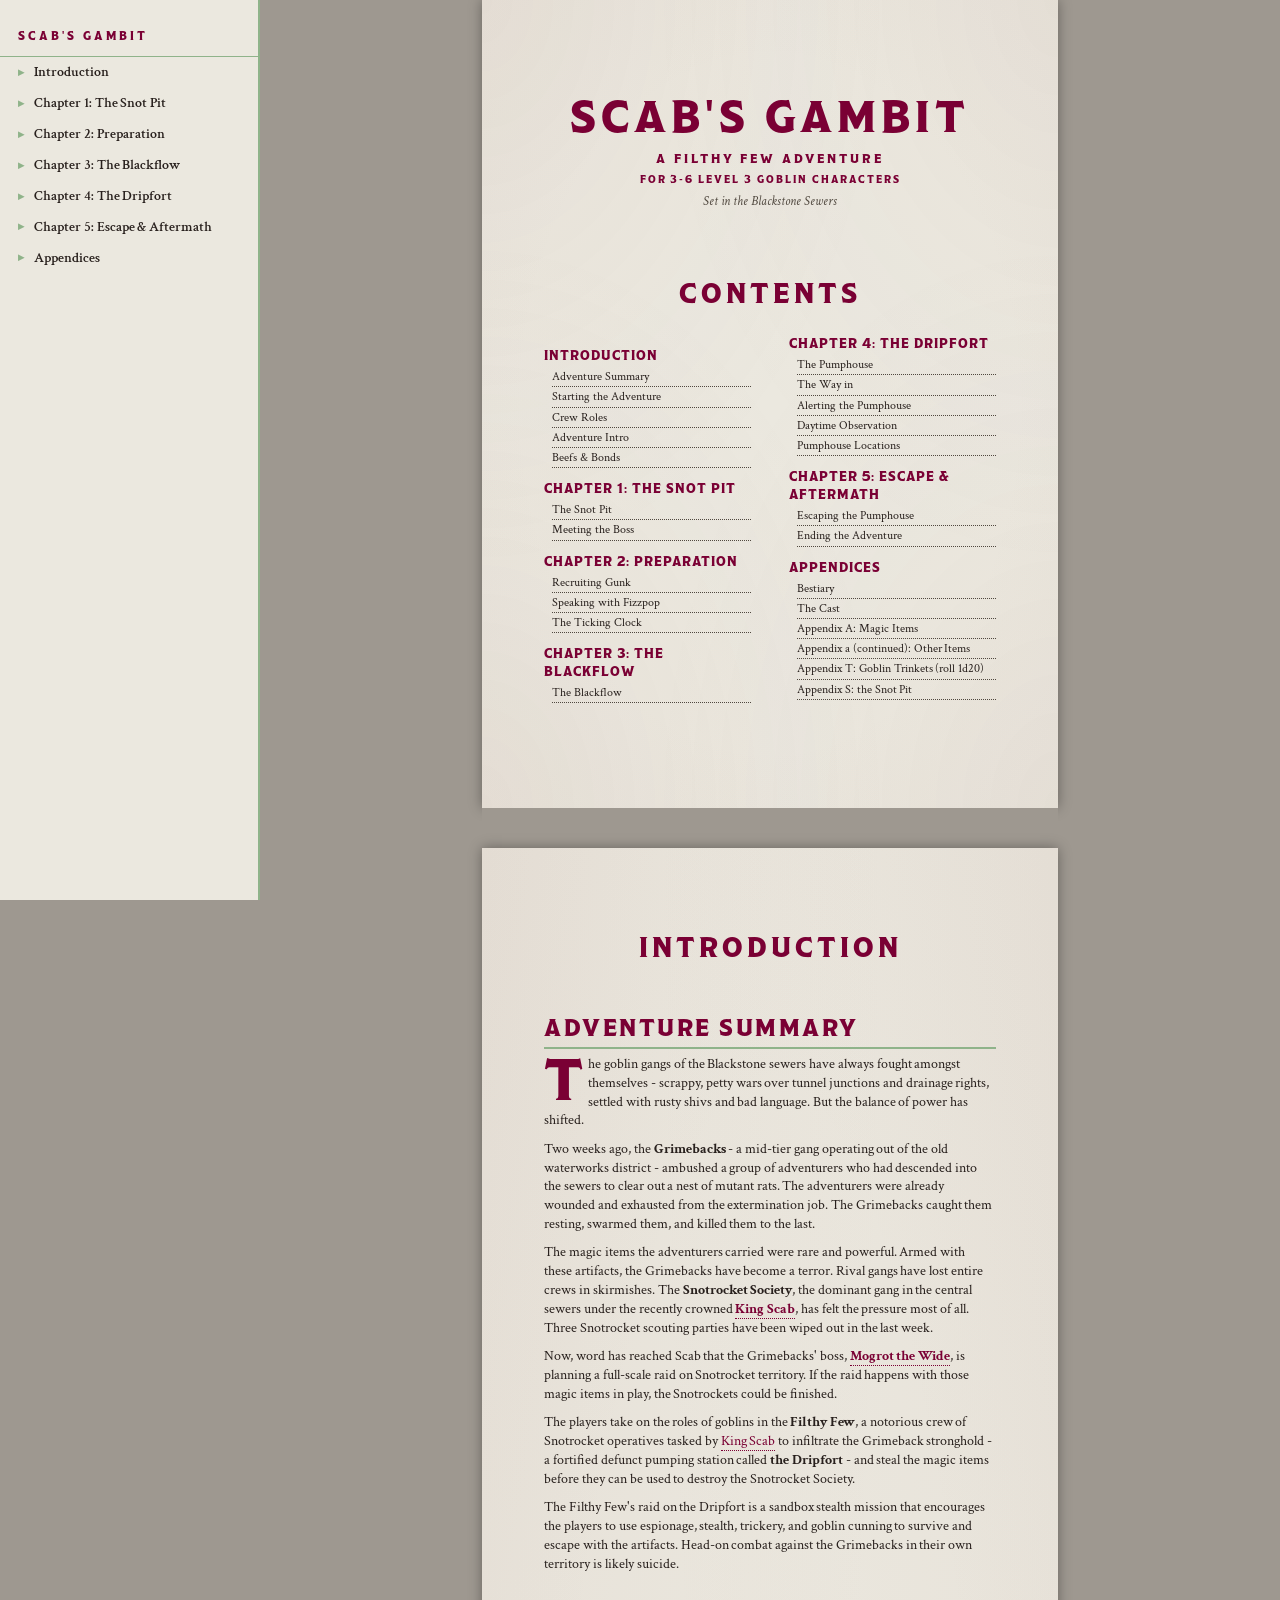
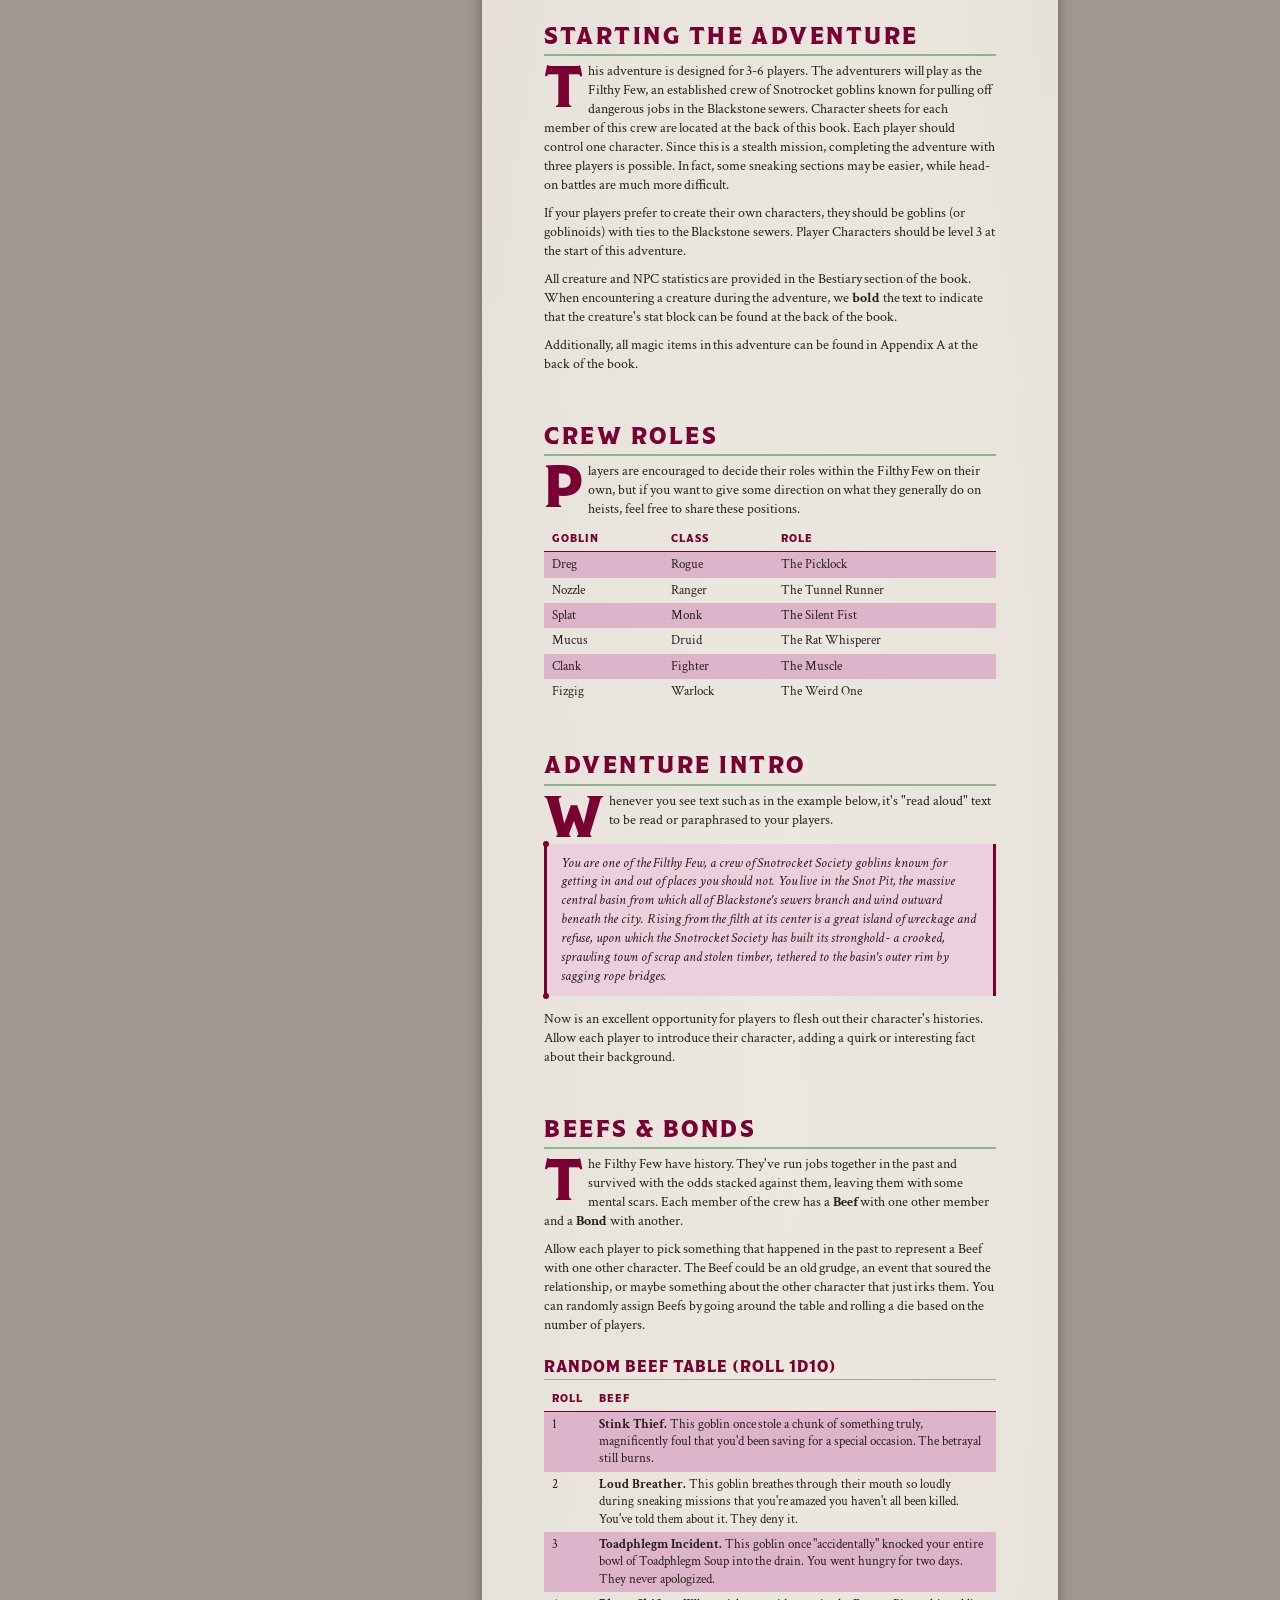
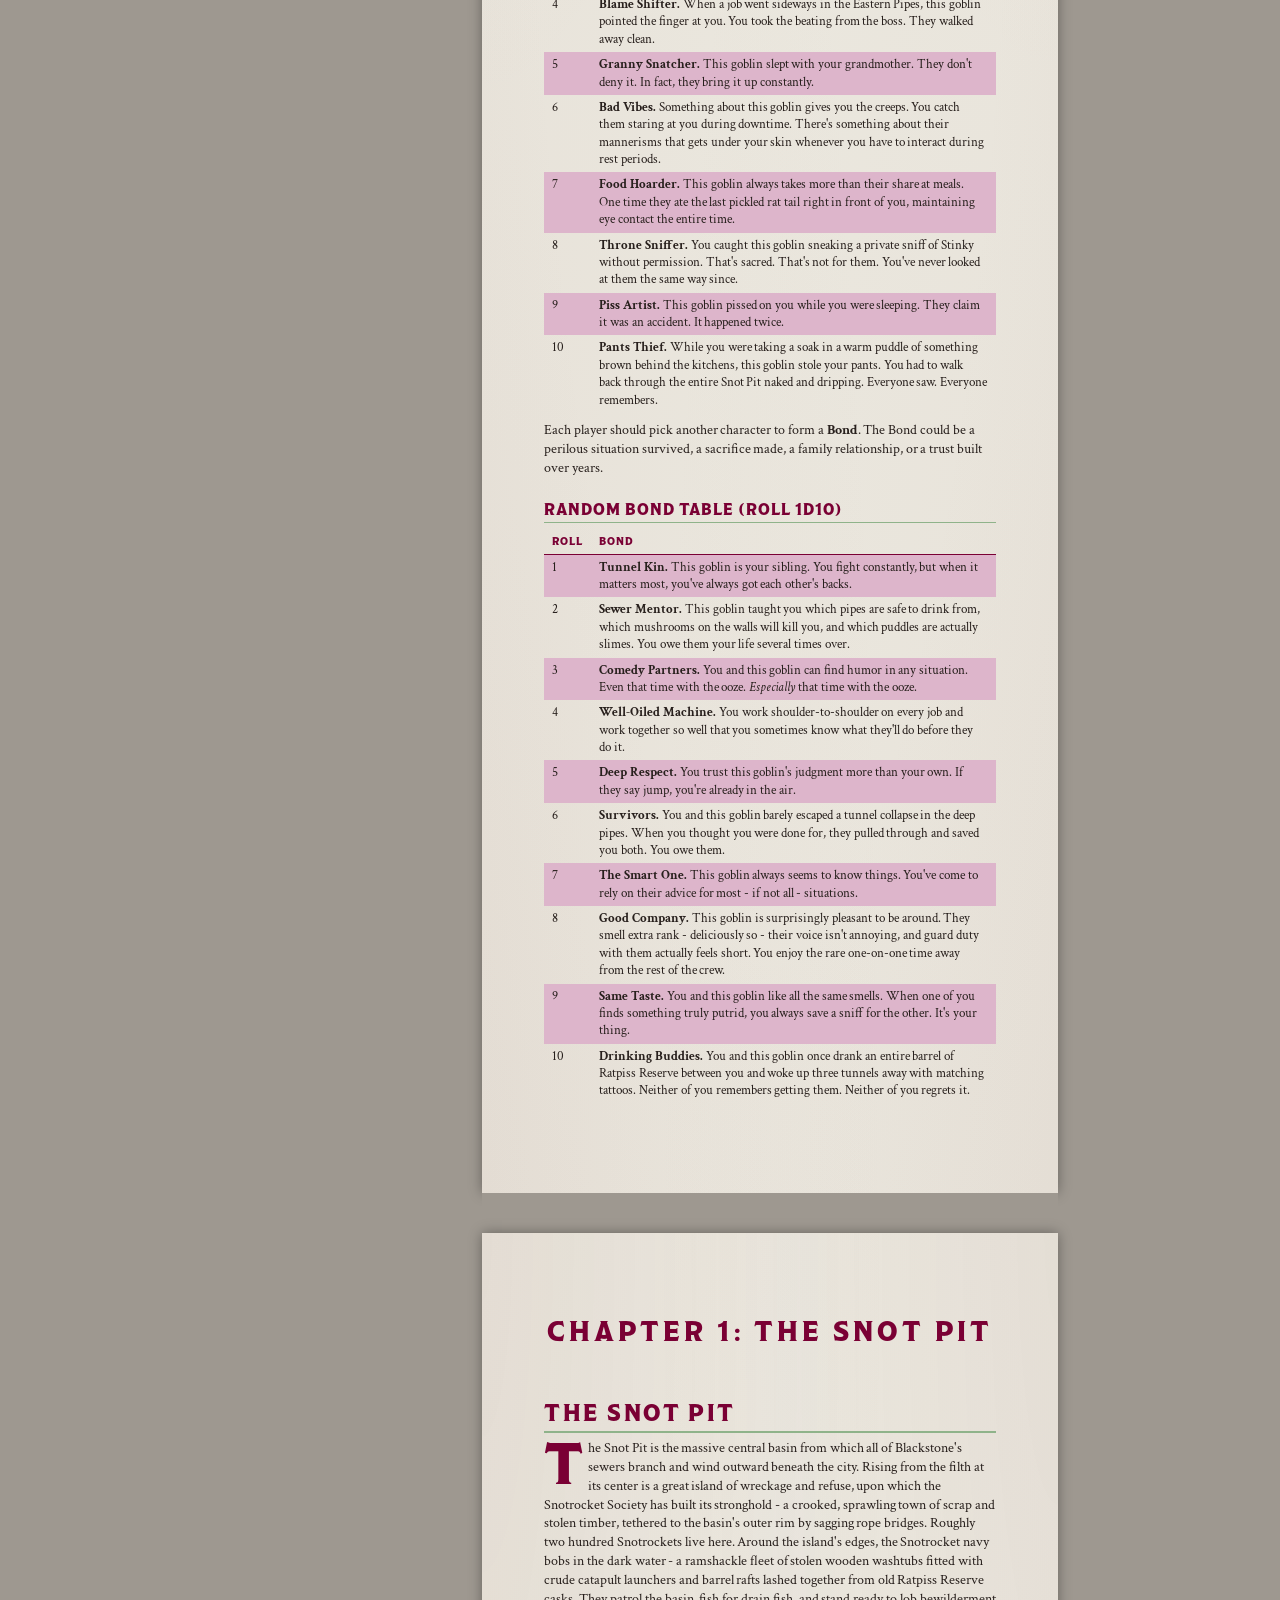
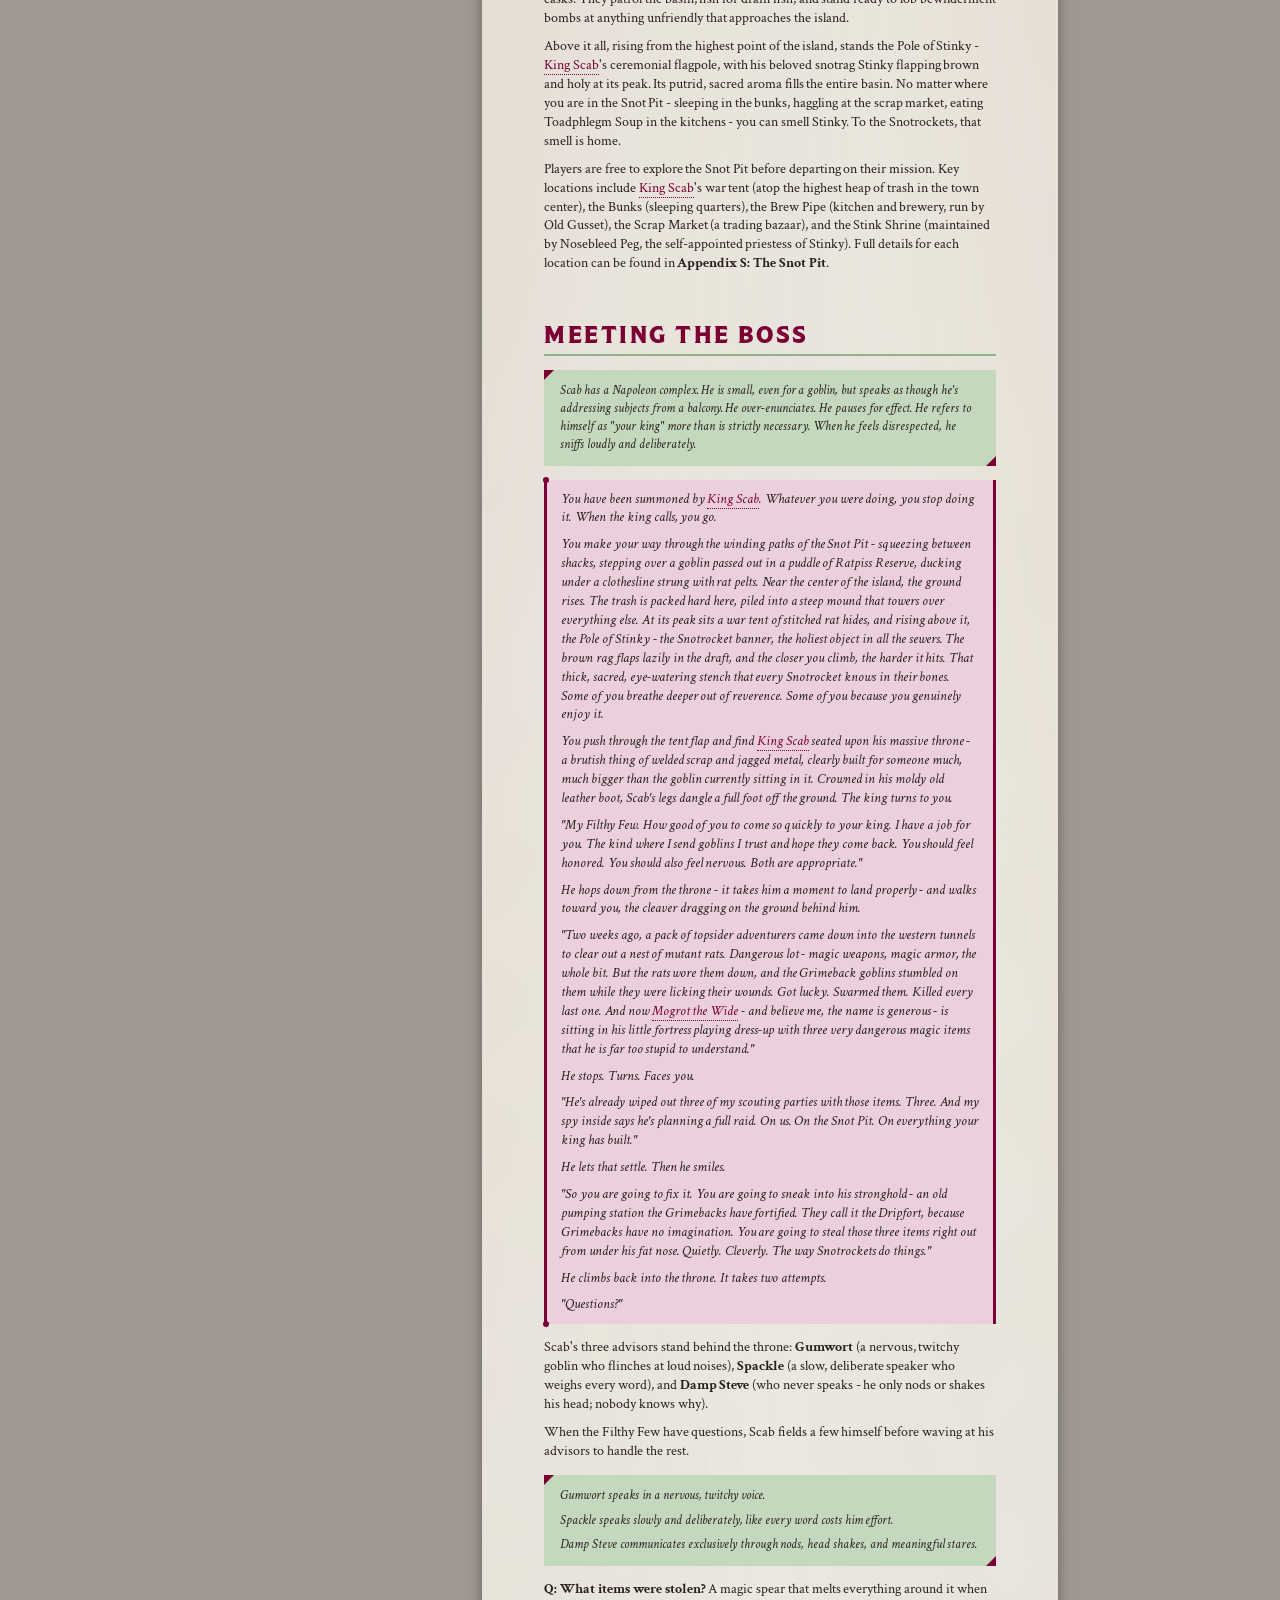
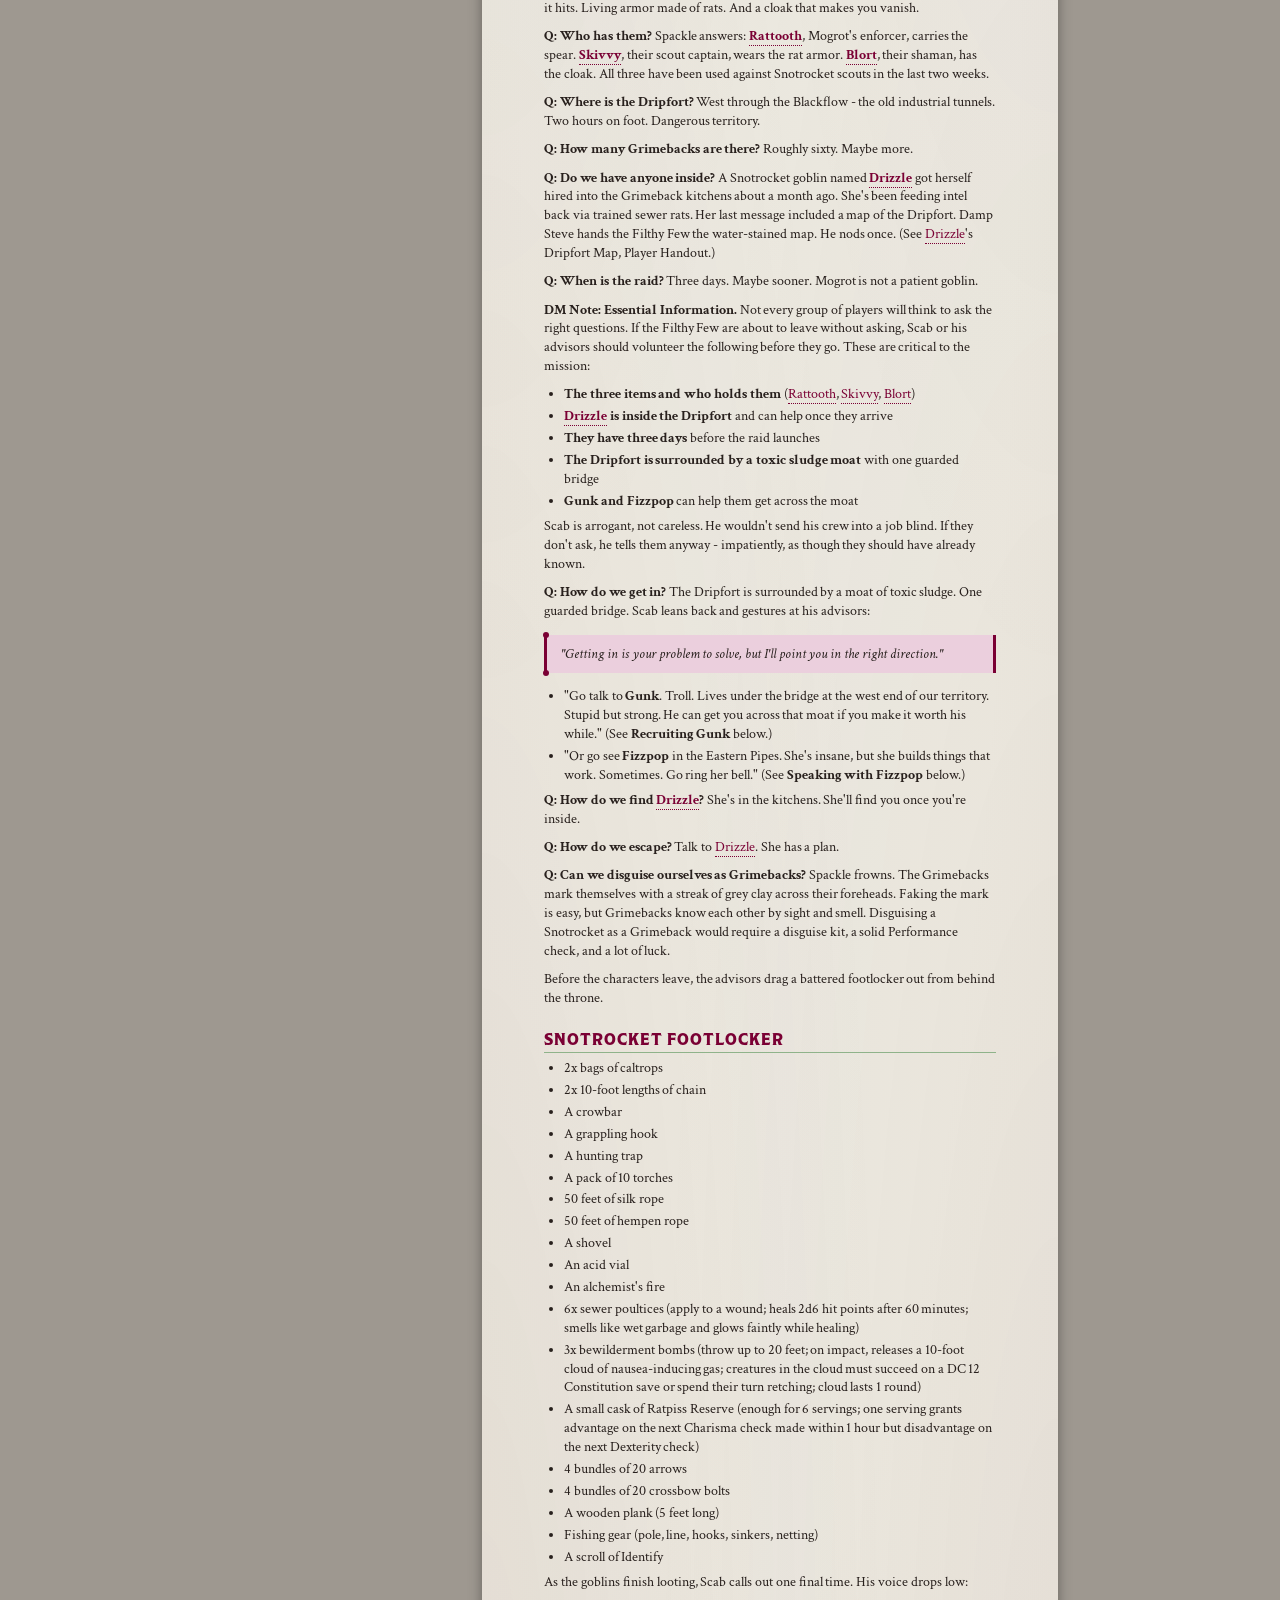
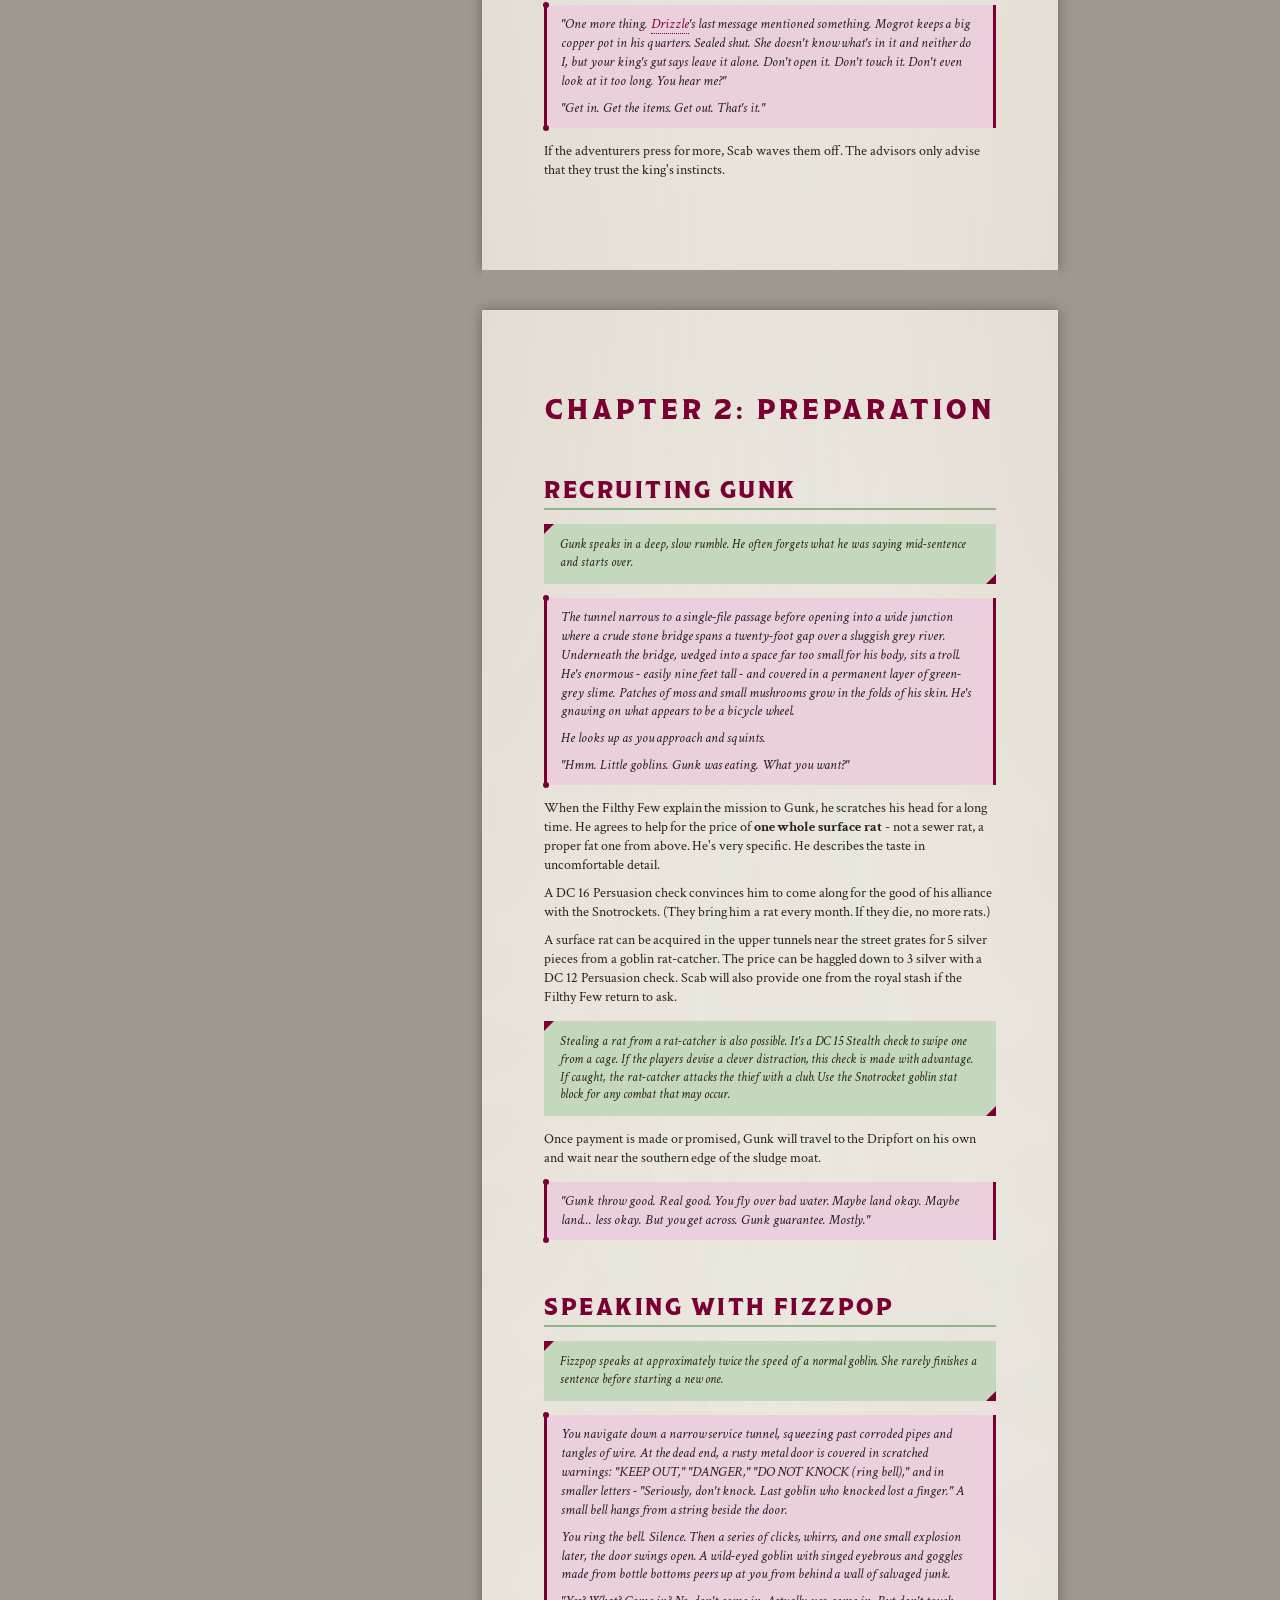
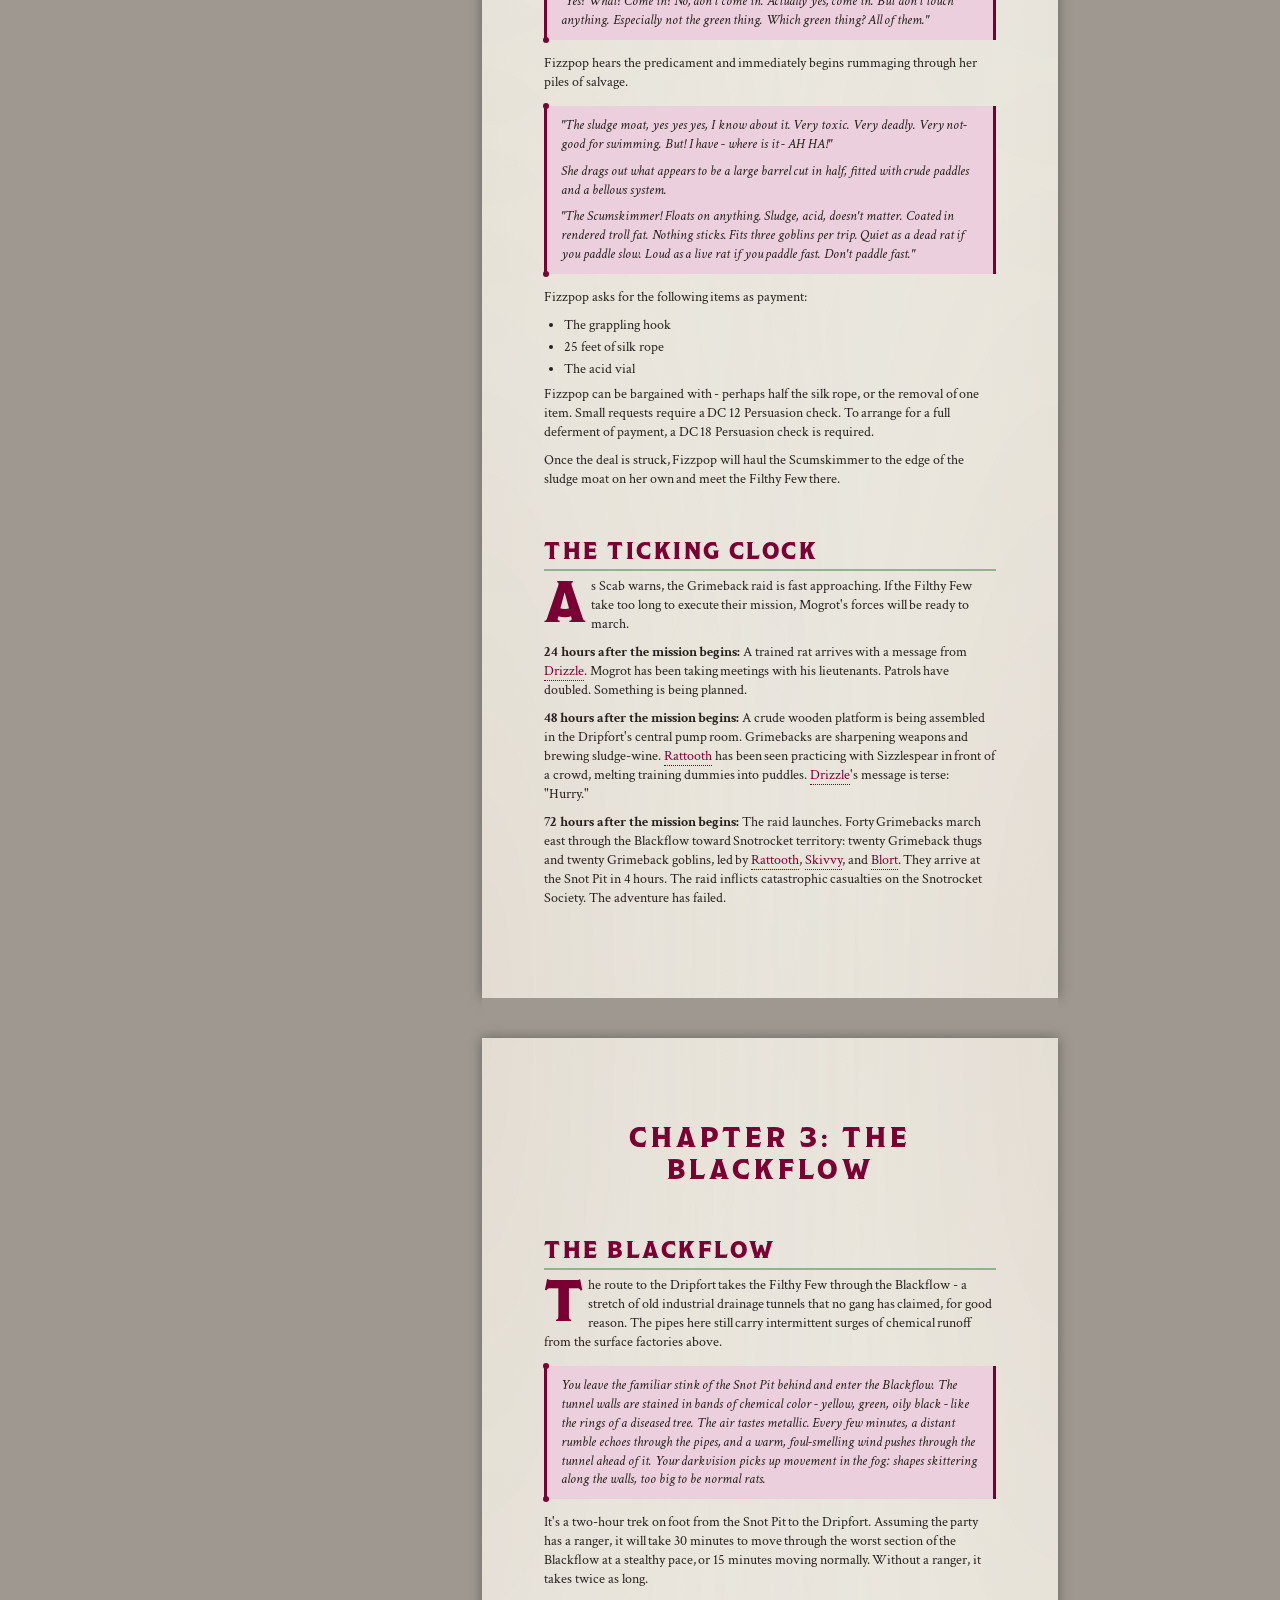
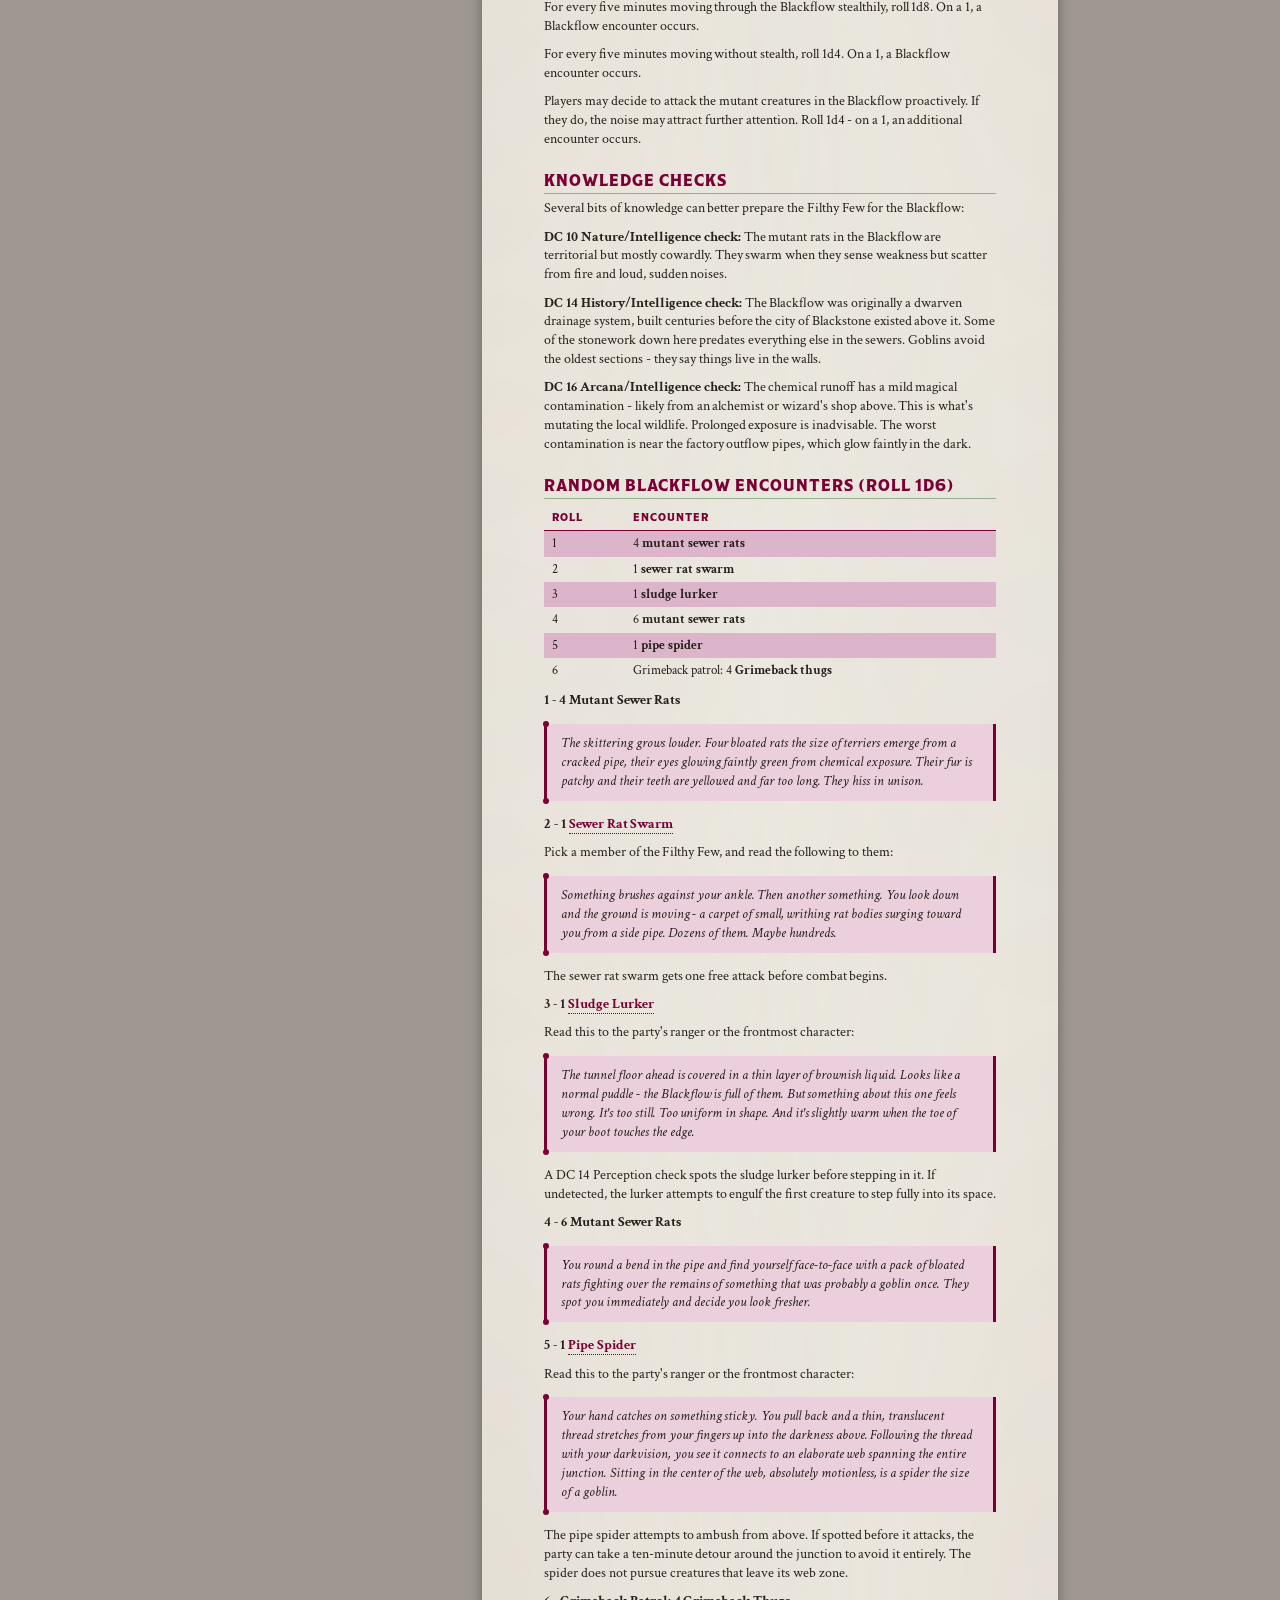
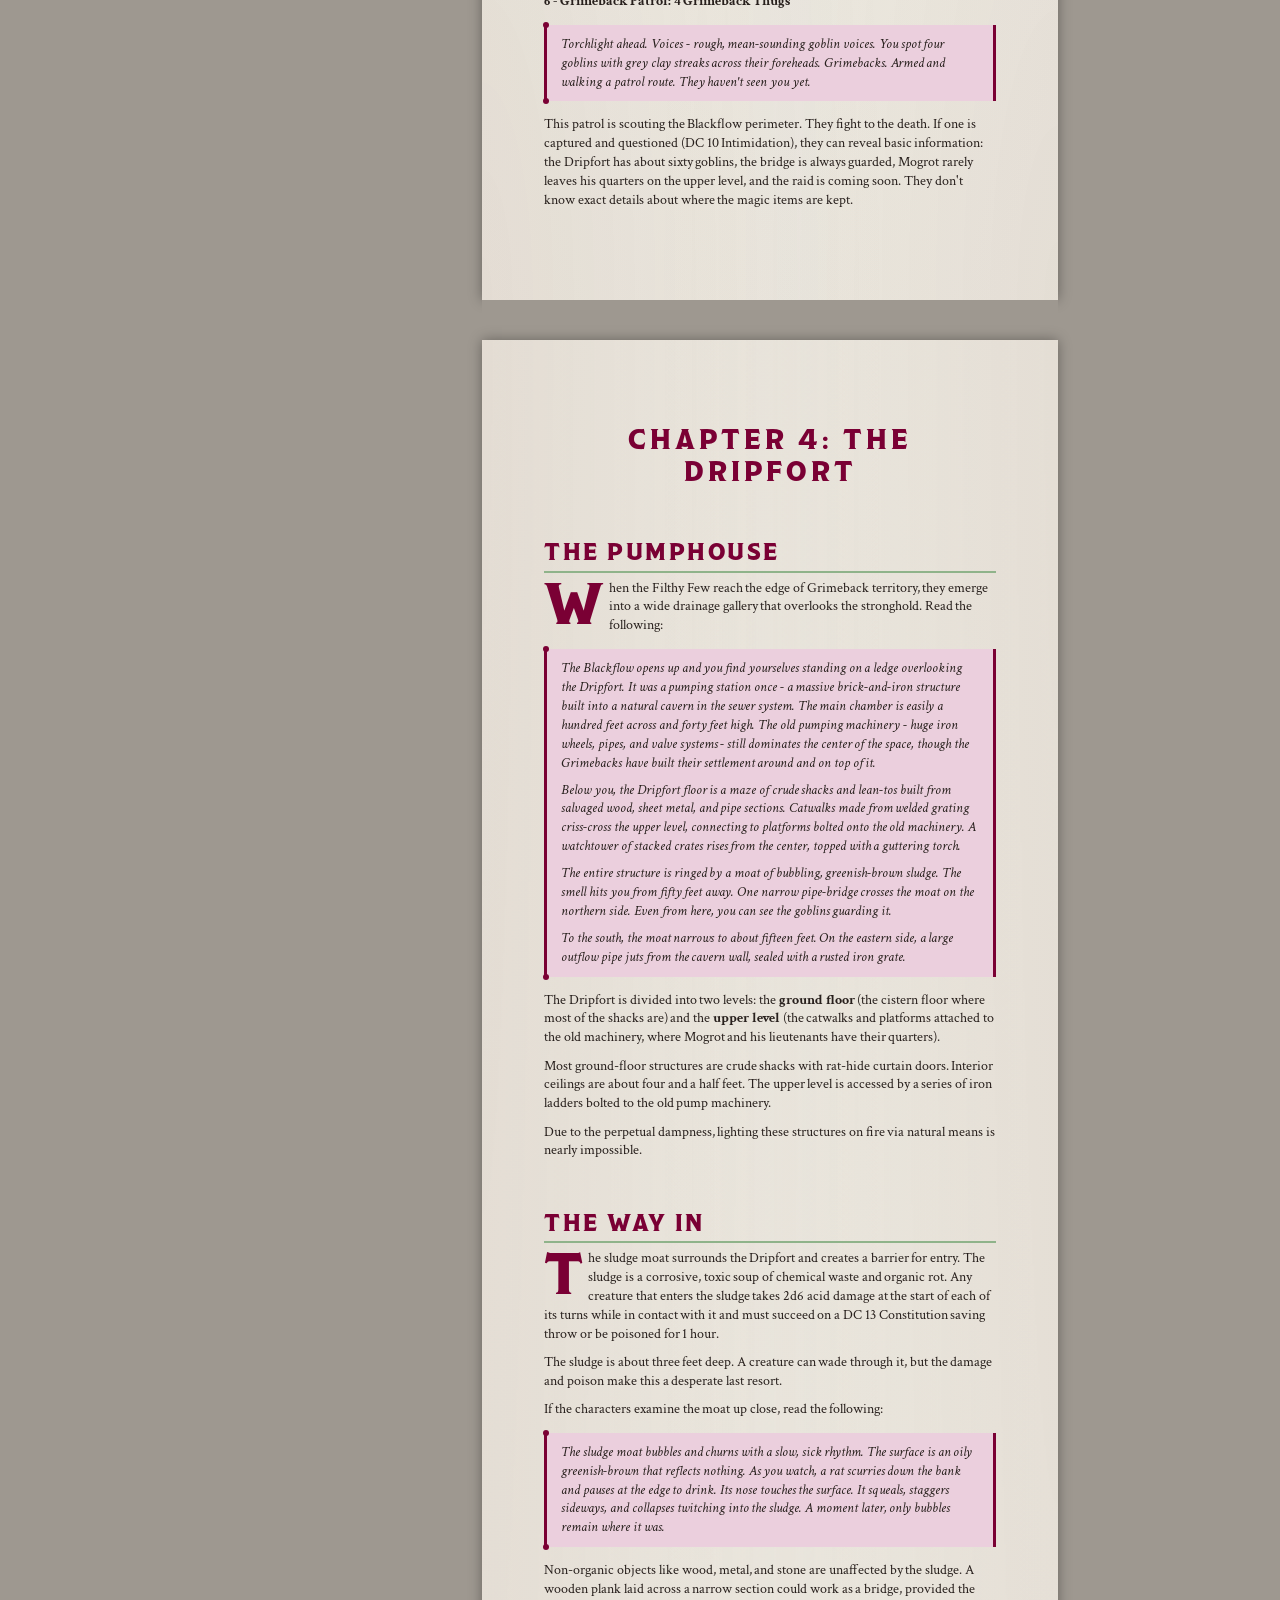
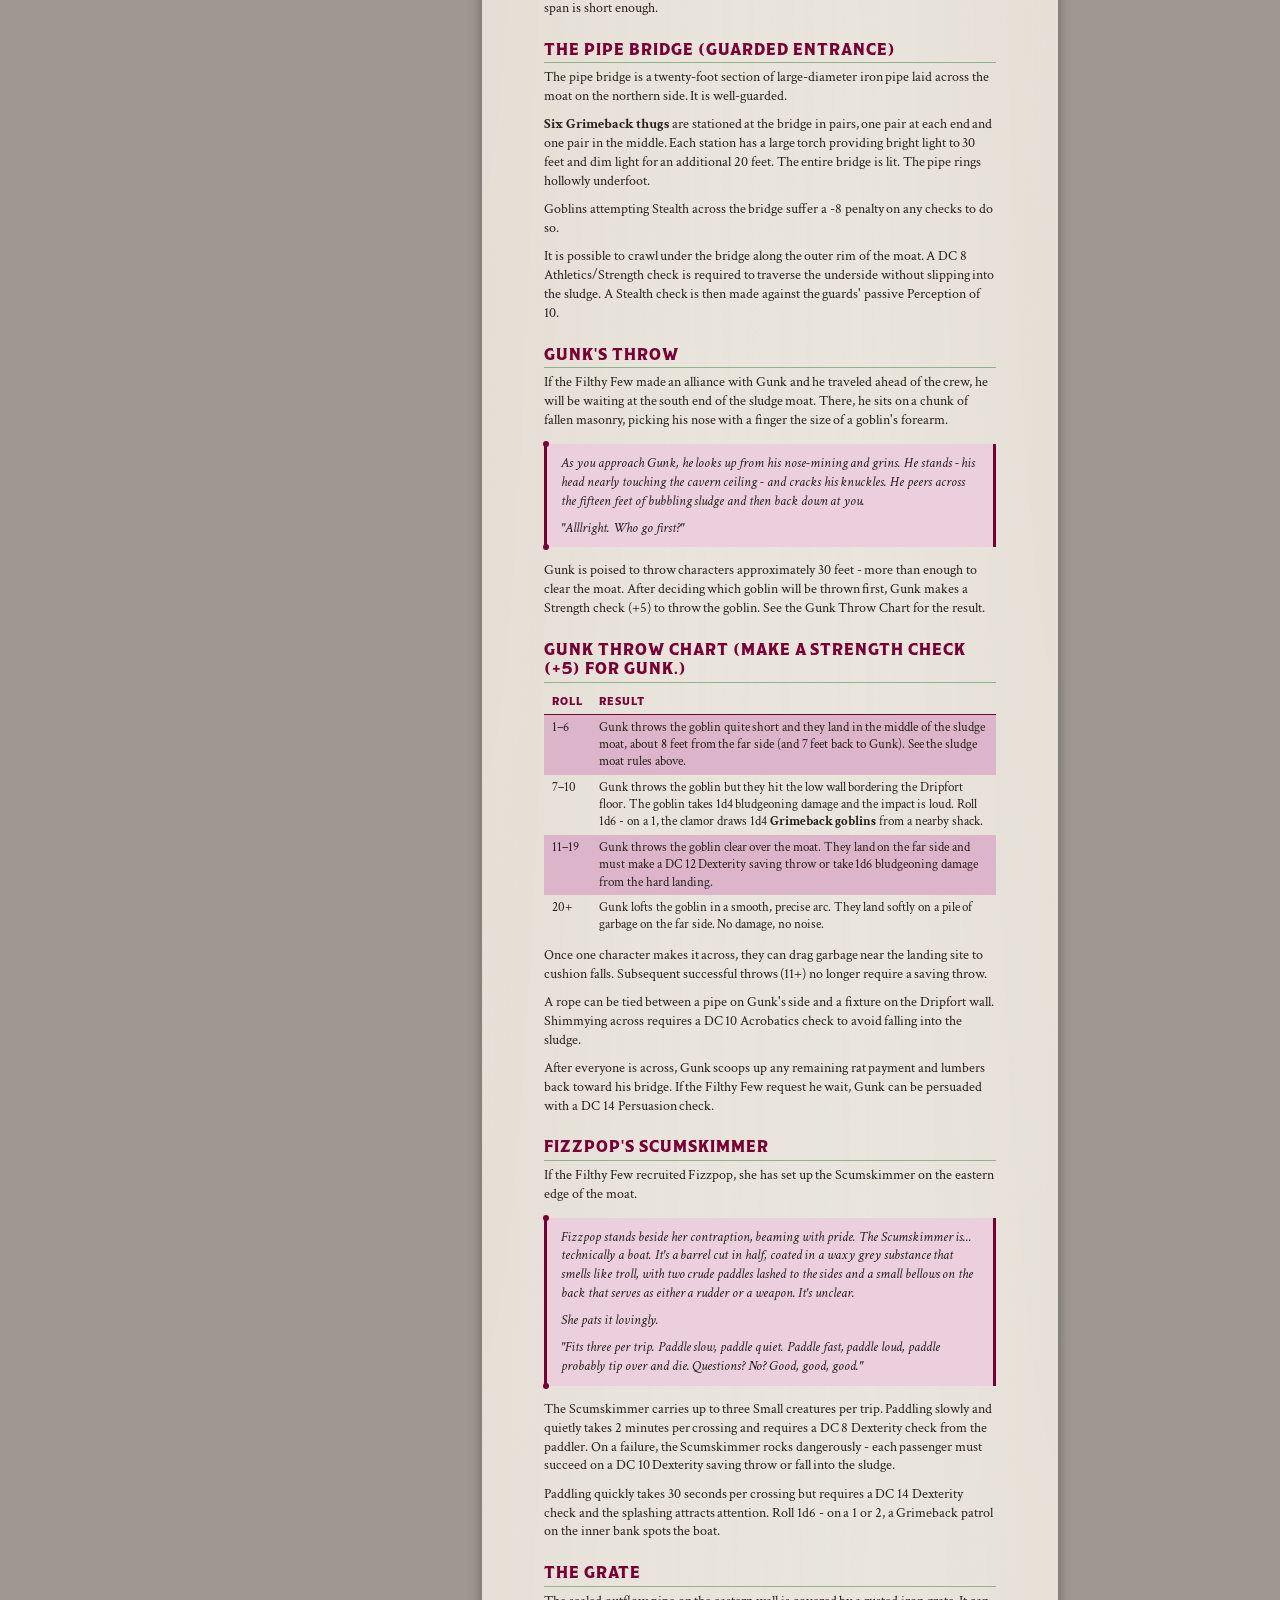
<file: scabs-gambit/index.html>
<!DOCTYPE html>
<html lang="en">
<head>
<meta charset="UTF-8">
<meta name="viewport" content="width=device-width, initial-scale=1.0">
<title>Loading...</title>
<link href="https://fonts.googleapis.com/css2?family=Crimson+Text:ital,wght@0,400;0,600;0,700;1,400;1,600&display=swap" rel="stylesheet">
<style>
  @font-face {
    font-family: "Modesto Poster";
    src: local("Modesto Poster"), local("ModestoPoster-Regular"), local("modesto-poster");
    font-weight: 400;
    font-style: normal;
  }
  @font-face {
    font-family: "Modesto Poster";
    src: url([data-uri]) format("opentype");
    font-weight: 400;
    font-style: normal;
  }

  :root {
    --bg: #EBE8DF;
    --magenta: #7A0034;
    --sage: #8FB38A;
    --sage-light: #B8C9B2;
    --text: #28201D;
    --text-light: #50483F;
    --rose-fill: #EBCFDD;
    --green-fill: #C4D8BE;
    --table-tint: #DDB5CB;
    --edge-wash: #E2D3D6;
  }

  * { margin: 0; padding: 0; box-sizing: border-box; }

  @page { size: letter portrait; margin: 0.75in; }

  body {
    background: #9E9890;
    color: var(--text);
    font-family: 'Crimson Text', Georgia, 'Times New Roman', serif;
    font-size: 10.5pt;
    line-height: 1.35;
    word-spacing: -0.2px;
  }

  /* Document wrapper - centers content, no background */
  .document {
    max-width: 6in;
    margin: 0 auto;
  }

  /* Each chapter page is a separate parchment block with shadow on all 4 sides */
  .chapter-page {
    padding: 0.55in 0.65in;
    background: var(--bg);
    box-shadow: 0 0 12px rgba(0,0,0,0.35);
    /* Subtle parchment texture + warm edge haze */
    background-image:
      radial-gradient(ellipse at 0% 0%, rgba(180,140,130,0.08) 0%, transparent 50%),
      radial-gradient(ellipse at 100% 0%, rgba(180,140,130,0.06) 0%, transparent 50%),
      radial-gradient(ellipse at 0% 100%, rgba(180,140,130,0.08) 0%, transparent 50%),
      radial-gradient(ellipse at 100% 100%, rgba(180,140,130,0.06) 0%, transparent 50%),
      radial-gradient(ellipse at 50% 50%, transparent 60%, rgba(160,130,120,0.05) 100%);
  }

  /* Title block */
  .title-block {
    text-align: center;
    padding: 40px 0 24px 0;
    margin-bottom: 16px;
  }
  .title-block h1 {
    font-family: "Modesto Poster", "modesto-poster", 'Cinzel', serif;
    font-weight: 400; font-style: normal; font-size: 3.2em;
    color: var(--magenta); letter-spacing: 5px; text-transform: uppercase;
    margin-bottom: 10px; line-height: 1.05;
  }
  .title-block .subtitle {
    font-family: "Modesto Poster", "modesto-poster", 'Cinzel', serif;
    font-weight: 400; font-size: 0.9em; color: var(--magenta);
    letter-spacing: 3px; text-transform: uppercase; margin-bottom: 6px;
  }
  .title-block .set-in {
    font-family: 'Crimson Text', serif; font-size: 0.9em;
    color: var(--text-light); font-style: italic; margin-top: 4px;
  }
  .title-block .title-rule {
    width: 60%; margin: 16px auto 0; border: none; border-top: 2px solid var(--sage);
  }

  /* Sections */
  .section {
    margin-bottom: 20px;
    padding-bottom: 8px;
  }

  /* Chapter breaks - gap between parchment pages */
  .chapter-break {
    page-break-before: always;
    height: 40px;
    background: #9E9890;
  }
  .chapter-break .chapter-title { display: none; }

  /* Chapter opener - title on the parchment after the break */
  .chapter-opener {
    text-align: center;
    padding: 30px 0 20px;
    margin-bottom: 8px;
    scroll-margin-top: 24px;
  }
  .chapter-opener .chapter-title {
    font-family: "Modesto Poster", "modesto-poster", 'Cinzel', serif;
    font-size: 2em; letter-spacing: 4px; text-transform: uppercase;
    color: var(--magenta); line-height: 1.15;
  }

  /* Table of Contents */
  .toc {
    margin: 32px 0 48px;
    column-count: 2; column-gap: 0.4in;
  }
  .toc-title {
    column-span: all; text-align: center;
    font-family: "Modesto Poster", "modesto-poster", 'Cinzel', serif;
    font-size: 2em; color: var(--magenta); letter-spacing: 4px;
    text-transform: uppercase; margin-bottom: 16px;
    padding-bottom: 6px;
  }
  .toc-chapter {
    font-family: "Modesto Poster", "modesto-poster", 'Cinzel', serif;
    font-size: 0.95em; color: var(--magenta); font-weight: 400;
    text-transform: uppercase; letter-spacing: 1px;
    margin: 12px 0 2px; padding: 0;
    break-inside: avoid;
  }
  .toc-chapter:first-of-type { margin-top: 0; }
  .toc-entry {
    display: block; text-decoration: none; color: var(--text);
    padding: 1px 0; font-size: 0.88em;
    border-bottom: 1px dotted var(--text-light);
    margin-left: 8px; line-height: 1.4;
    transition: color 0.15s;
  }
  .toc-entry:hover { color: var(--magenta); }

  /* Headings */
  h2 {
    font-family: "Modesto Poster", "modesto-poster", 'Cinzel', serif;
    font-weight: 400; font-style: normal; font-size: 1.7em;
    color: var(--magenta); text-transform: uppercase; letter-spacing: 2.5px;
    margin: 32px 0 6px 0; padding-bottom: 4px;
    border-bottom: 2.5px solid var(--sage); line-height: 1.15;
    scroll-margin-top: 24px;
  }
  .section:first-child h2 { margin-top: 0; }
  h3 {
    font-family: "Modesto Poster", "modesto-poster", 'Cinzel', serif;
    font-weight: 400; font-style: normal; font-size: 1.15em;
    color: var(--magenta); text-transform: uppercase; letter-spacing: 1px;
    margin: 22px 0 5px 0; padding-bottom: 3px;
    border-bottom: 1px solid var(--sage); line-height: 1.2;
    scroll-margin-top: 24px;
  }

  p {
    margin: 0 0 7pt 0;
    orphans: 2; widows: 2;
  }
  strong { font-weight: 700; color: var(--text); }
  em { font-style: italic; }

  /* Drop cap after h2 */
  h2 + p::first-letter {
    font-family: "Modesto Poster", "modesto-poster", 'Cinzel', serif;
    font-size: 4.2em; float: left; line-height: 0.72;
    padding-right: 5px; padding-top: 4px;
    color: var(--magenta); font-weight: 400;
  }
  /* No drop caps in appendices */
  .section-appendix h2 + p::first-letter {
    font-family: inherit !important; font-size: inherit !important;
    font-weight: inherit !important; float: none !important;
    line-height: inherit !important; padding: 0 !important;
    color: inherit !important;
  }

  /* Stat block link entries in Bestiary / Cast */
  .statblock-link-entry {
    margin: 2px 0;
    padding: 2px 0;
  }
  .statblock-link {
    color: var(--magenta); text-decoration: none;
    border-bottom: 1px dotted var(--magenta);
    transition: color 0.15s;
  }
  .statblock-link:hover { color: var(--text); }
  .statblock-link-pending {
    color: var(--text-light);
  }
  /* Auto-linked creature names in body text */
  .creature-link {
    color: var(--magenta);
    text-decoration: none;
    border-bottom: 1px dotted var(--magenta);
    transition: color 0.15s;
  }
  .creature-link:hover { color: var(--text); }
  }
  .lore-col { flex: 1; min-width: 0; }
  .lore-col-1 { border-right: 1px solid var(--magenta); padding-right: 20px; }

  /* Read-aloud box */
  .read-aloud {
    background: var(--rose-fill);
    margin: 14px 0; padding: 0;
    break-inside: avoid; position: relative;
  }
  .read-aloud .ra-inner {
    border-left: 3px solid var(--magenta);
    border-right: 3px solid var(--magenta);
    padding: 10px 14px; position: relative;
  }
  .read-aloud .ra-inner::before,
  .read-aloud .ra-inner::after {
    content: ''; position: absolute;
    width: 6px; height: 6px;
    background: var(--magenta); border-radius: 50%;
  }
  .read-aloud .ra-inner::before { top: -3px; left: -4.5px; }
  .read-aloud .ra-inner::after { bottom: -3px; left: -4.5px; }
  .read-aloud p {
    margin: 0 0 6pt 0; text-indent: 0;
    font-style: italic; text-align: left;
  }
  .read-aloud p:last-child { margin-bottom: 0; }

  /* Sidebar / DM note */
  .sidebar {
    background: var(--green-fill);
    margin: 14px 0; padding: 12px 16px;
    break-inside: avoid; position: relative;
  }
  .sidebar::before, .sidebar::after {
    content: ''; position: absolute;
    width: 0; height: 0; border-style: solid;
  }
  .sidebar::before {
    top: 0; left: 0;
    border-width: 10px 10px 0 0;
    border-color: var(--magenta) transparent transparent transparent;
  }
  .sidebar::after {
    bottom: 0; right: 0;
    border-width: 0 0 10px 10px;
    border-color: transparent transparent var(--magenta) transparent;
  }
  .sidebar p {
    margin: 0 0 5pt 0; text-indent: 0;
    font-style: italic; text-align: left; font-size: 0.95em;
  }
  .sidebar p:last-child { margin-bottom: 0; }

  /* Tables */
  table {
    width: 100%; border-collapse: collapse;
    margin: 8px 0; font-size: 0.92em; border: none;
    break-inside: avoid;
  }
  th {
    font-family: "Modesto Poster", "modesto-poster", 'Cinzel', serif;
    font-weight: 400; color: var(--magenta);
    padding: 4px 8px; text-align: left;
    background: transparent; border: none;
    border-bottom: 1.5px solid var(--magenta);
    font-size: 0.85em; letter-spacing: 1px; text-transform: uppercase;
  }
  td { padding: 4px 8px; border: none; vertical-align: top; line-height: 1.35; }
  tr.row-tinted { background: var(--table-tint); }
  tr.row-clear { background: transparent; }

  /* Lists */
  ul { margin: 6px 0; padding-left: 1.4em; }
  li { margin: 3px 0; text-indent: 0; }
  li::marker { color: var(--text); }

  /* Sidebar navigation - parchment theme with collapsible sections */
  .sidebar-nav {
    position: fixed; left: 0; top: 0; bottom: 0;
    width: 260px; background: var(--bg);
    border-right: 2px solid var(--sage);
    overflow-y: auto; padding: 20px 0;
    font-family: 'Crimson Text', Georgia, serif;
    font-size: 9pt;
    z-index: 100;
  }
  .sidebar-nav .nav-title {
    display: block; text-decoration: none; cursor: pointer;
    font-family: "Modesto Poster", "modesto-poster", 'Cinzel', serif;
    font-size: 1em; letter-spacing: 3px; text-transform: uppercase;
    color: var(--magenta);
    padding: 8px 18px 12px; margin: 0;
    border-bottom: 1.5px solid var(--sage);
  }
  .sidebar-nav .nav-section { }
  .sidebar-nav .nav-h2 {
    display: flex; align-items: center; gap: 6px;
    padding: 6px 18px; margin: 0;
    color: var(--text); text-decoration: none;
    font-family: 'Crimson Text', Georgia, serif;
    font-weight: 600; font-size: 10.5pt;
    cursor: pointer; user-select: none;
    transition: background 0.15s;
  }
  .sidebar-nav .nav-h2:hover { background: var(--edge-wash); }
  .sidebar-nav .nav-h2.active {
    color: var(--magenta);
    background: var(--rose-fill);
  }
  .sidebar-nav .nav-arrow {
    font-size: 0.6em; transition: transform 0.2s;
    color: var(--sage); flex-shrink: 0; width: 10px;
  }
  .sidebar-nav .nav-arrow.open { transform: rotate(90deg); }
  .sidebar-nav .nav-children {
    display: none; padding: 0 0 4px 0;
  }
  .sidebar-nav .nav-children.open { display: block; }
  .sidebar-nav .nav-h3 {
    display: block; padding: 3px 18px 3px 36px;
    color: var(--text-light); text-decoration: none;
    font-family: 'Crimson Text', Georgia, serif;
    font-size: 9.5pt;
    transition: background 0.15s, color 0.15s;
  }
  .sidebar-nav .nav-h3:hover { background: var(--edge-wash); color: var(--text); }
  .sidebar-nav .nav-h3.active { color: var(--magenta); background: var(--rose-fill); }
  .sidebar-nav .nav-h4 {
    display: block; padding: 2px 18px 2px 48px;
    color: var(--text-light); text-decoration: none;
    font-family: 'Crimson Text', Georgia, serif;
    font-size: 8.5pt; font-style: italic;
    transition: background 0.15s, color 0.15s;
  }
  .sidebar-nav .nav-h4:hover { background: var(--edge-wash); color: var(--text); }
  .sidebar-nav .nav-h4.active { color: var(--magenta); }
  body.has-nav { margin-left: 260px; }

  /* Print */
  @media print {
    .sidebar-nav { display: none; }
    body.has-nav { margin-left: 0 !important; }
    .document { box-shadow: none; max-width: none; padding: 0.5in; }
    .section { break-inside: auto; }
    h2 { break-after: avoid; }
    h3 { break-after: avoid; }
    .read-aloud, .sidebar, table { break-inside: avoid; }
  }

  @media screen and (max-width: 900px) {
    .sidebar-nav { display: none; }
    body.has-nav { margin-left: 0 !important; }
    .document { padding: 20px 24px; }
    .title-block h1 { font-size: 2.2em; }
    h2 { font-size: 1.3em; }
  }
</style>
<!-- Statblock renderer archived — using external links instead -->
<script src="../shared/js/template.js"></script>
</head>
<body class="has-nav">
<nav class="sidebar-nav" id="sidebar-nav"></nav>
<div class="document" id="document"></div>
<script>
  AdventureReader.init('config.json');
</script>
</body>
</html>
</file>
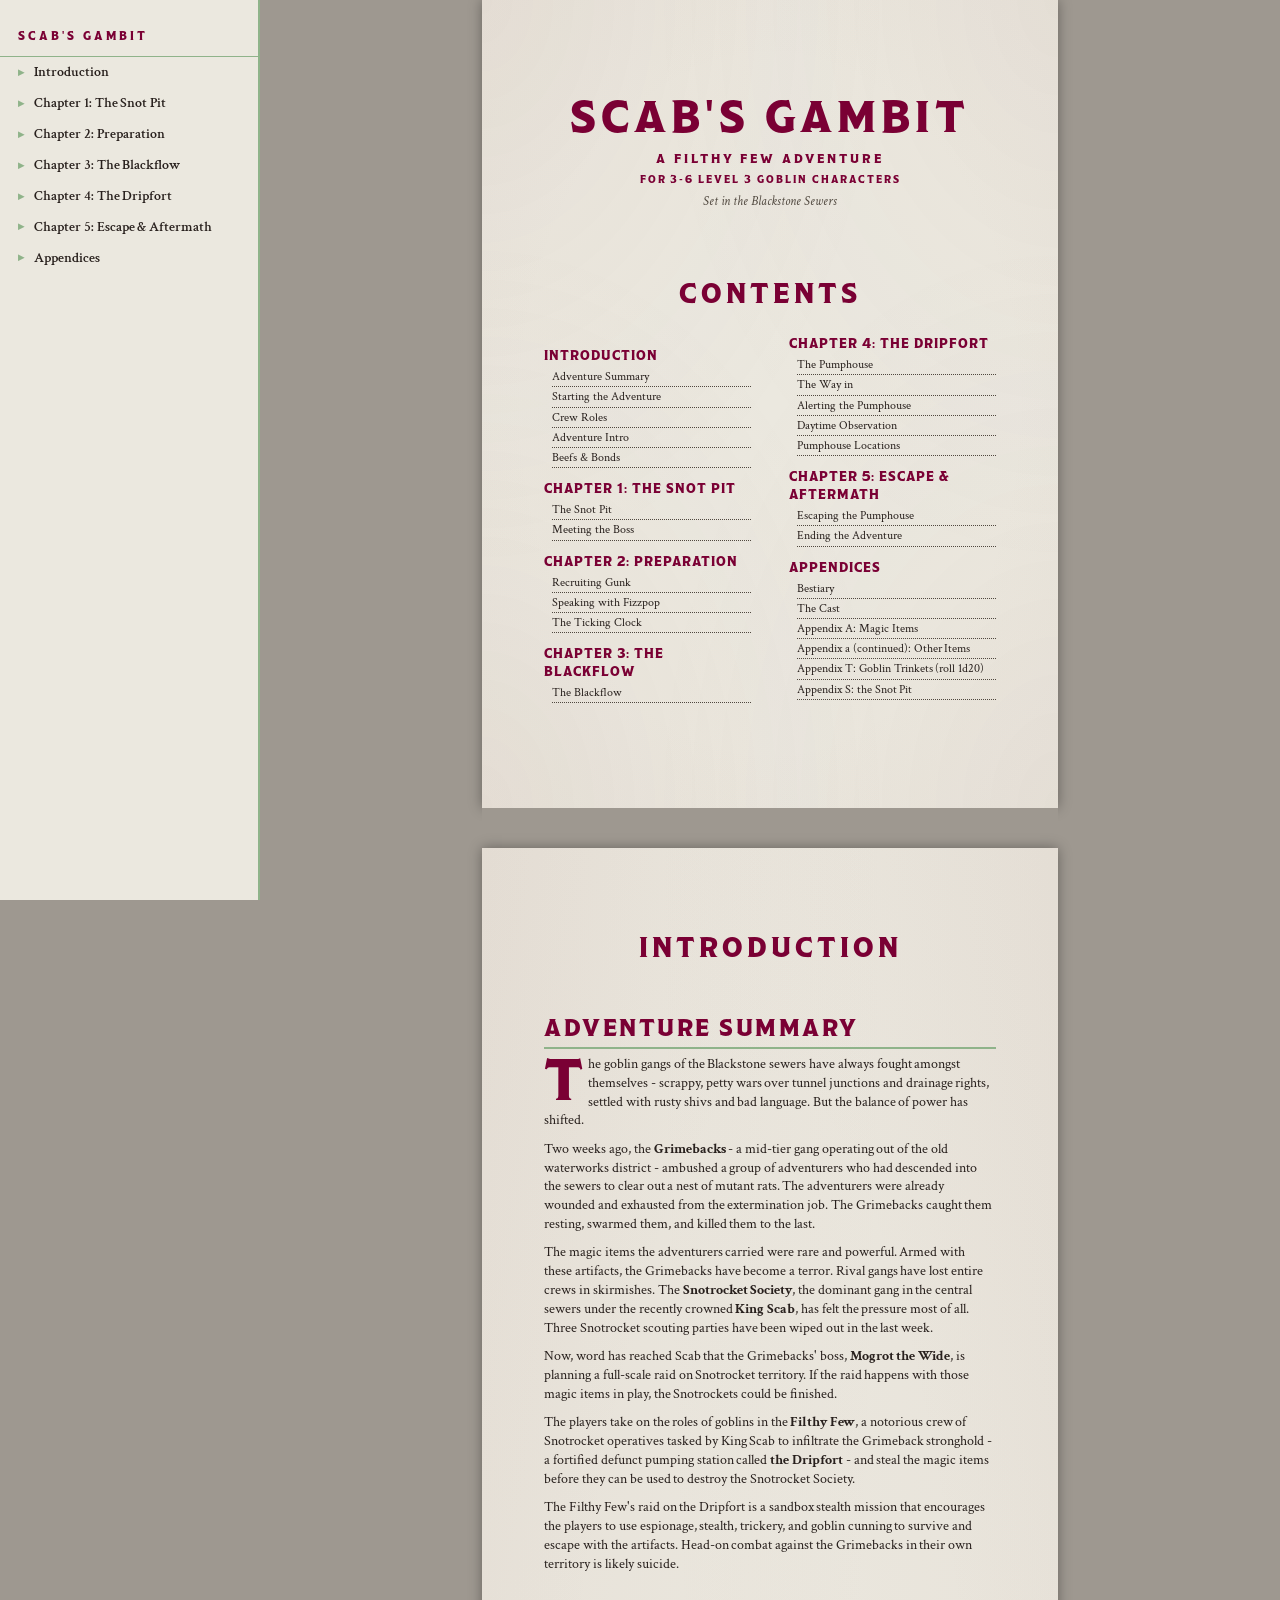
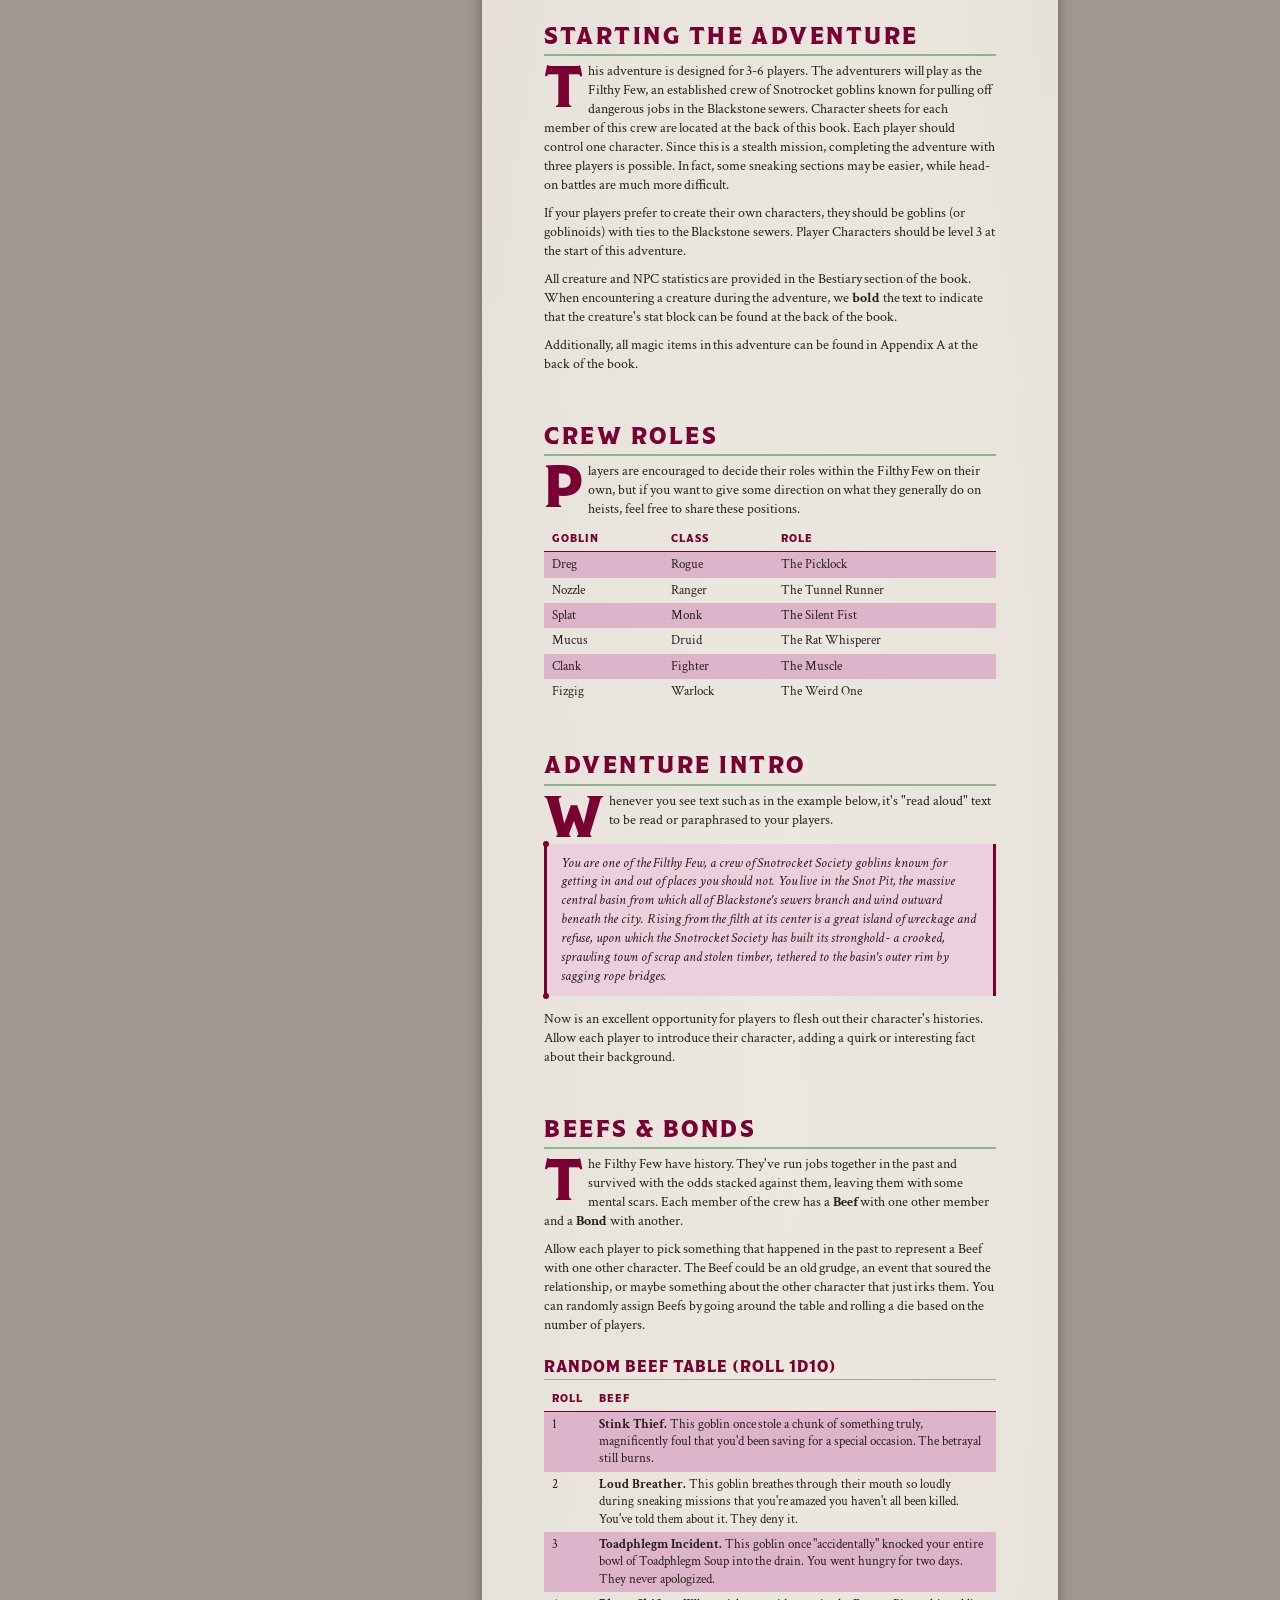
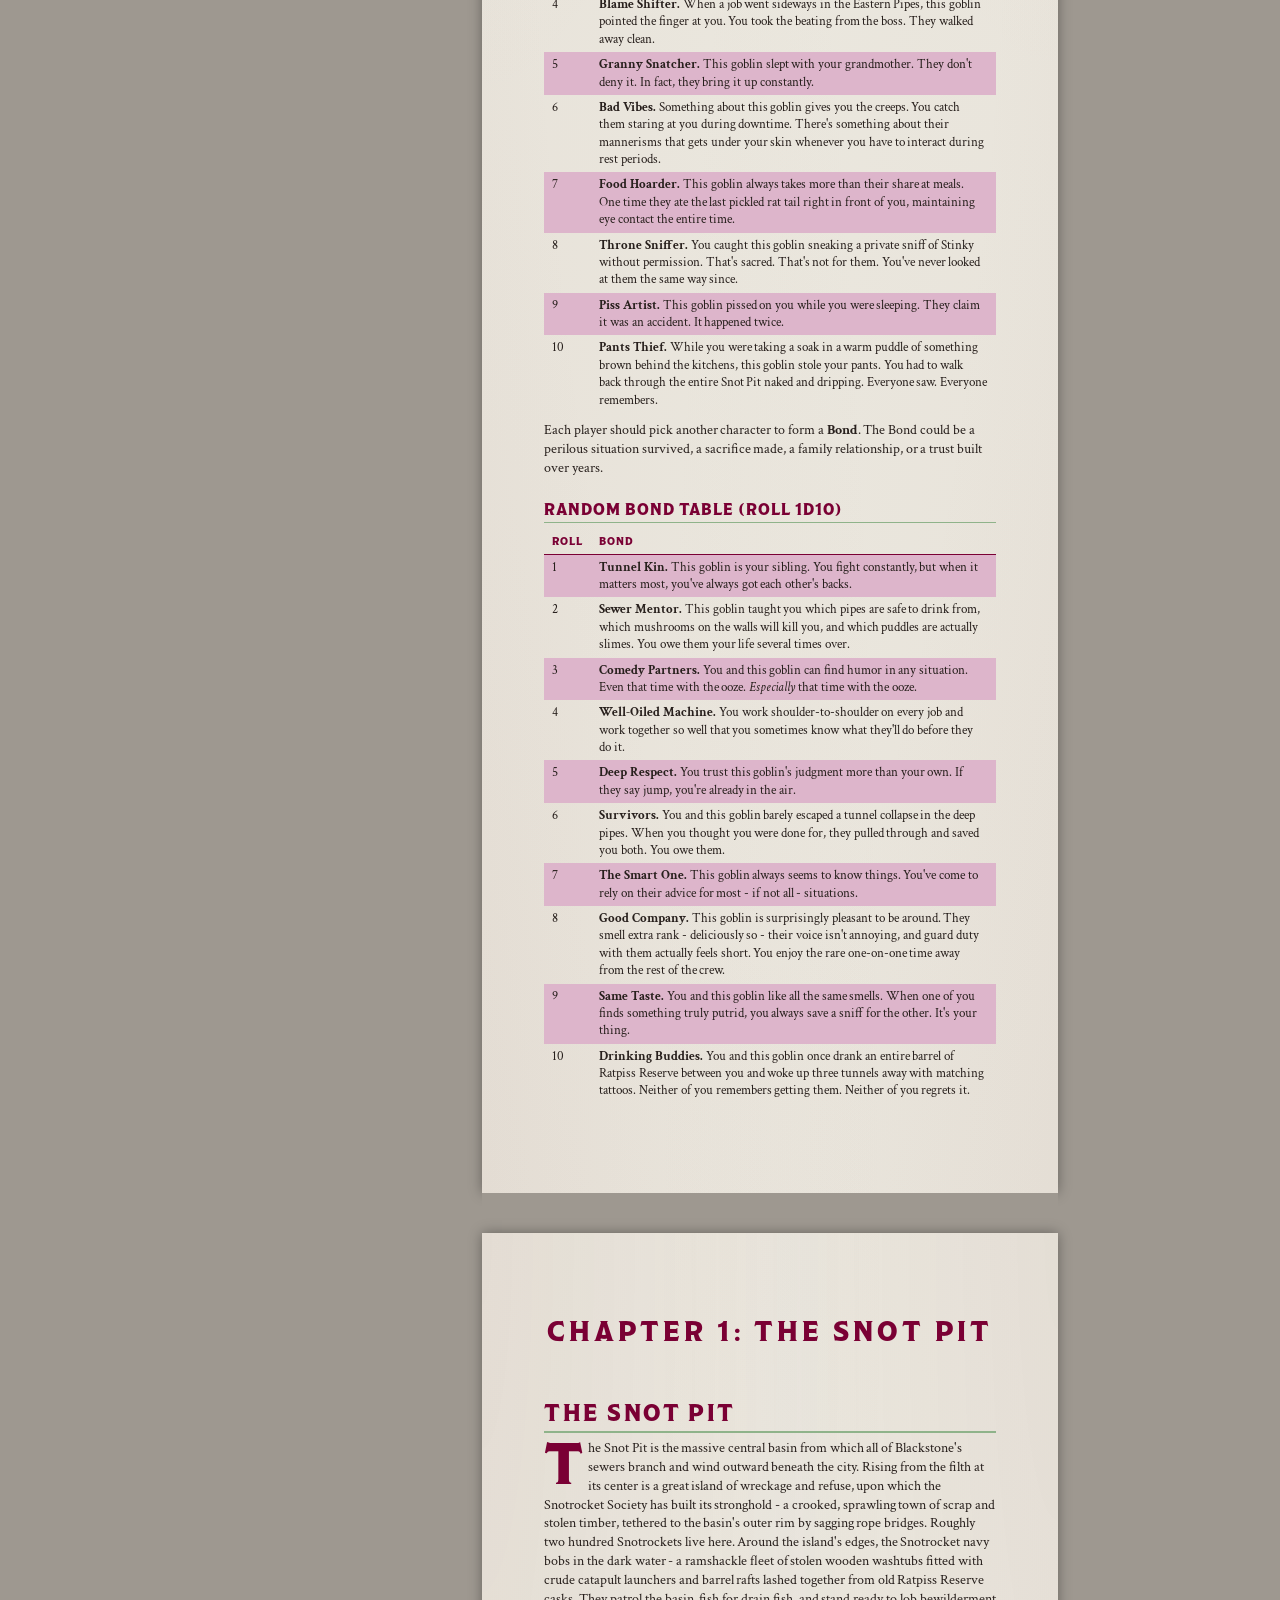
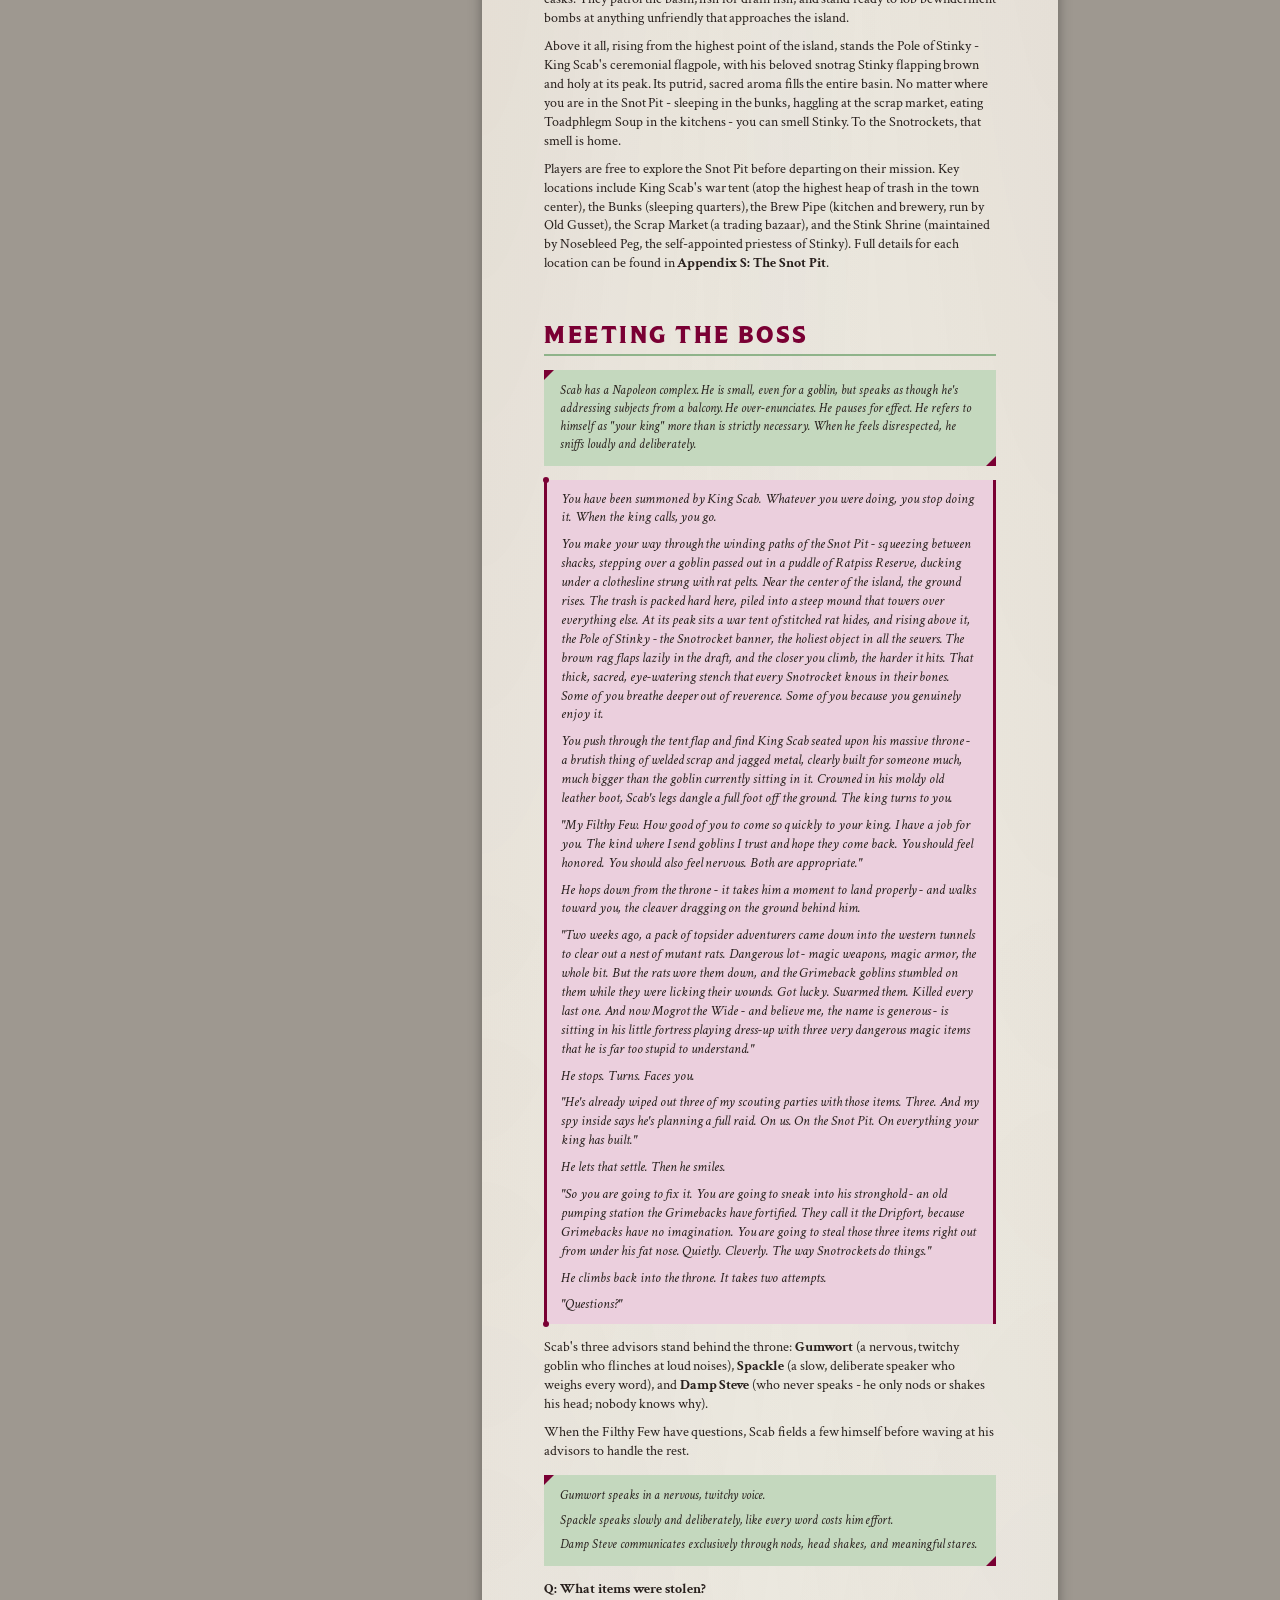
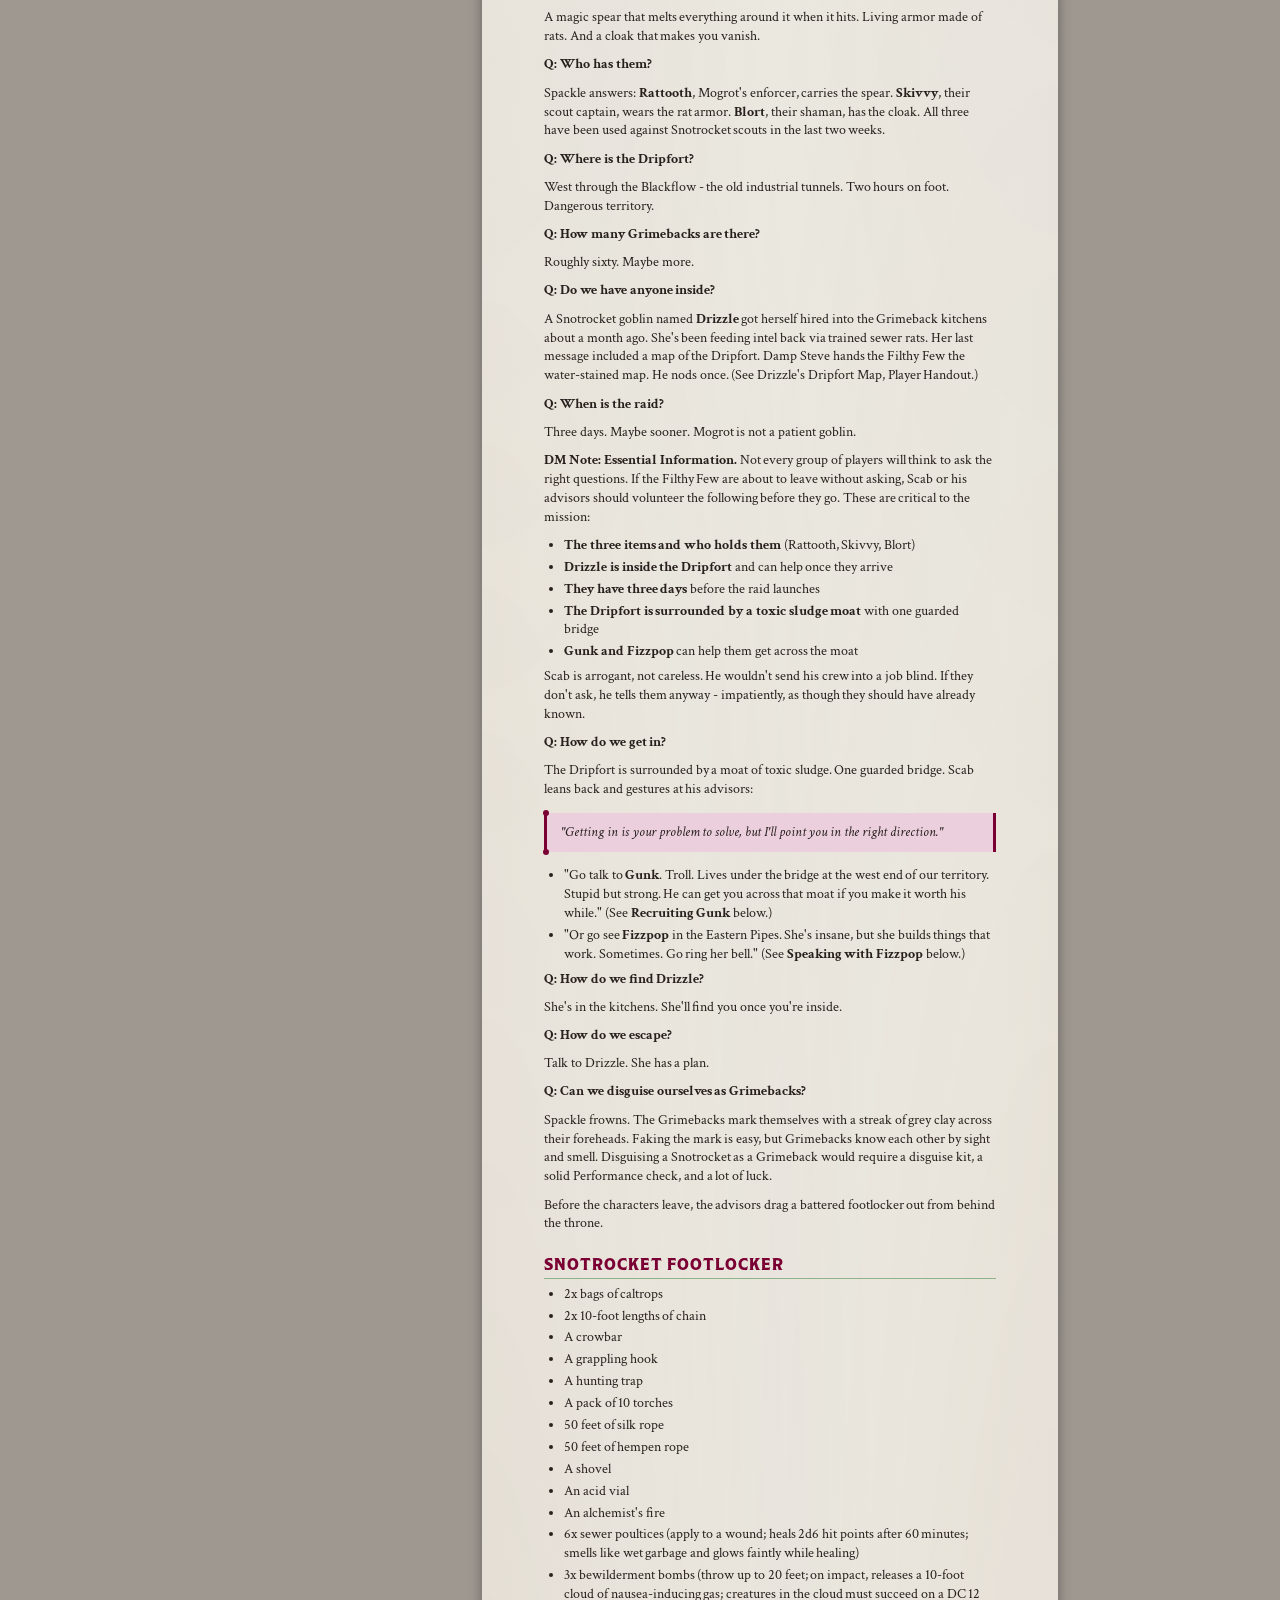
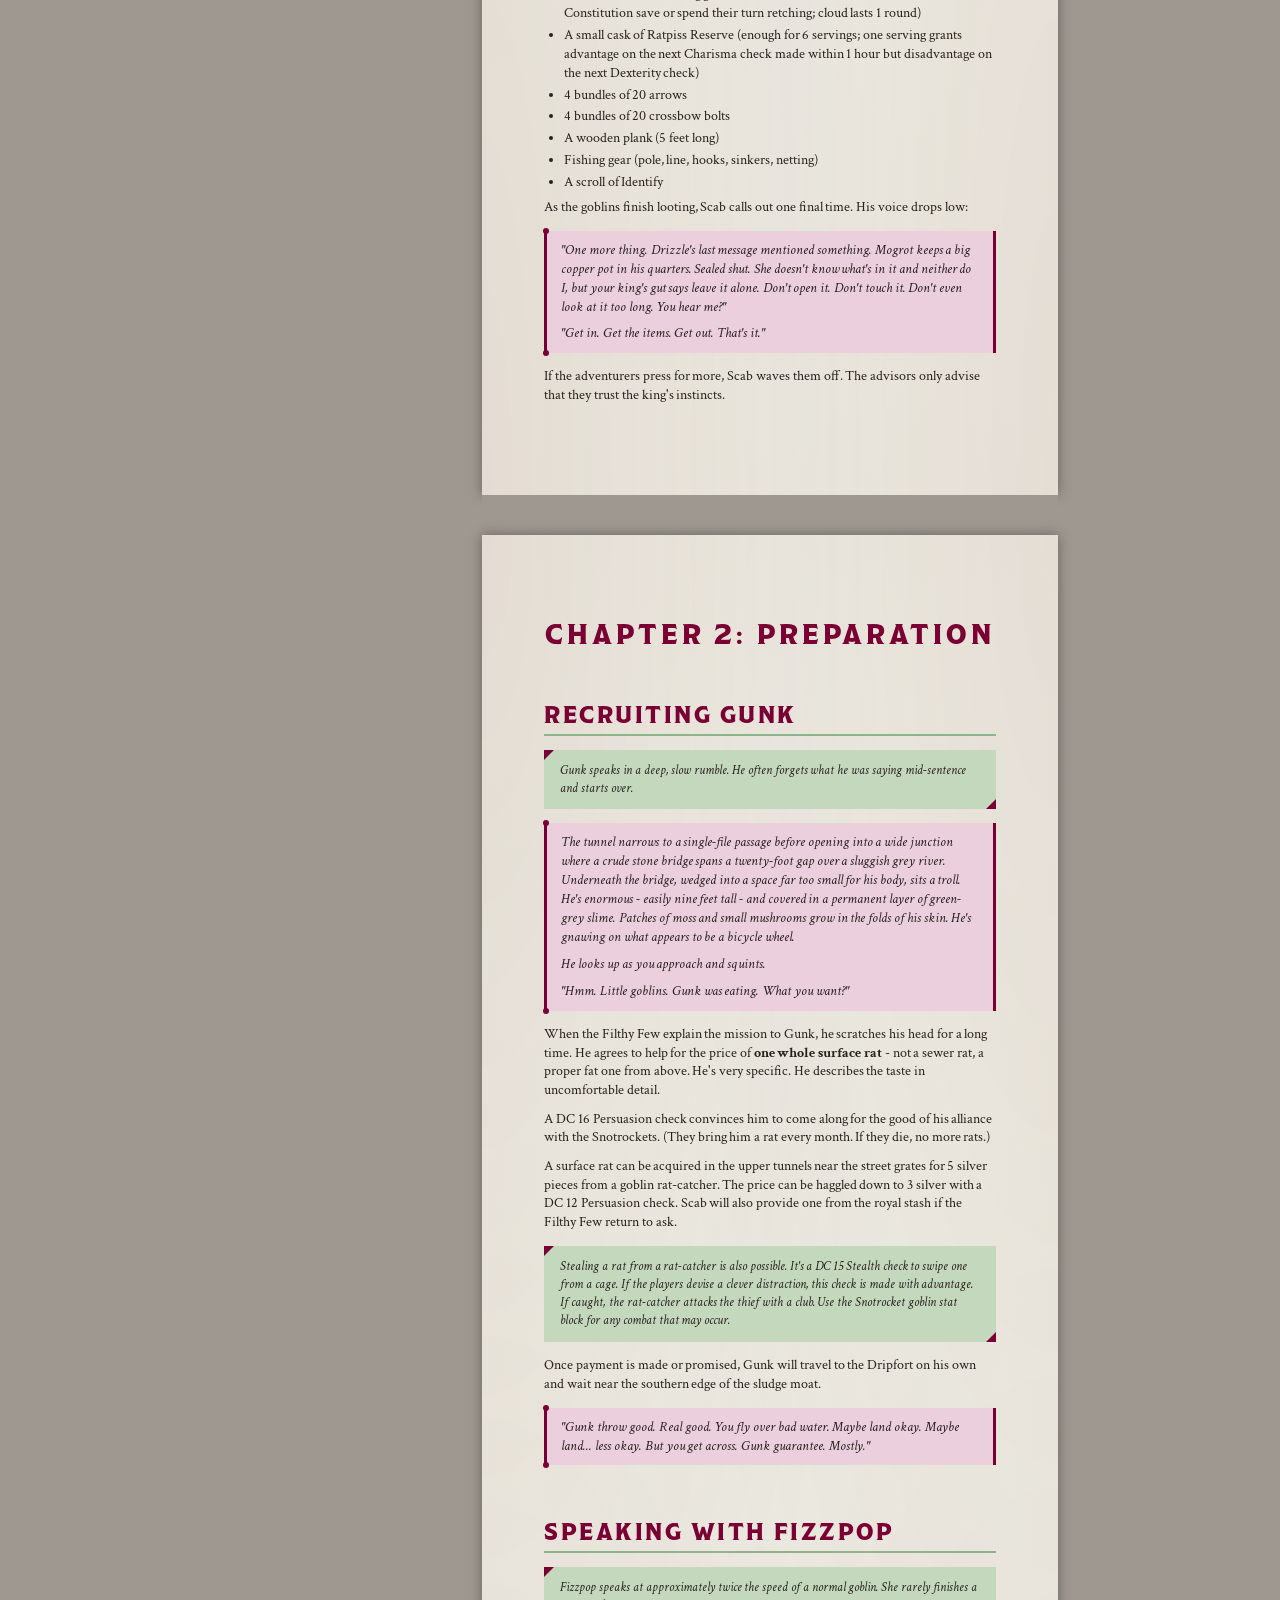
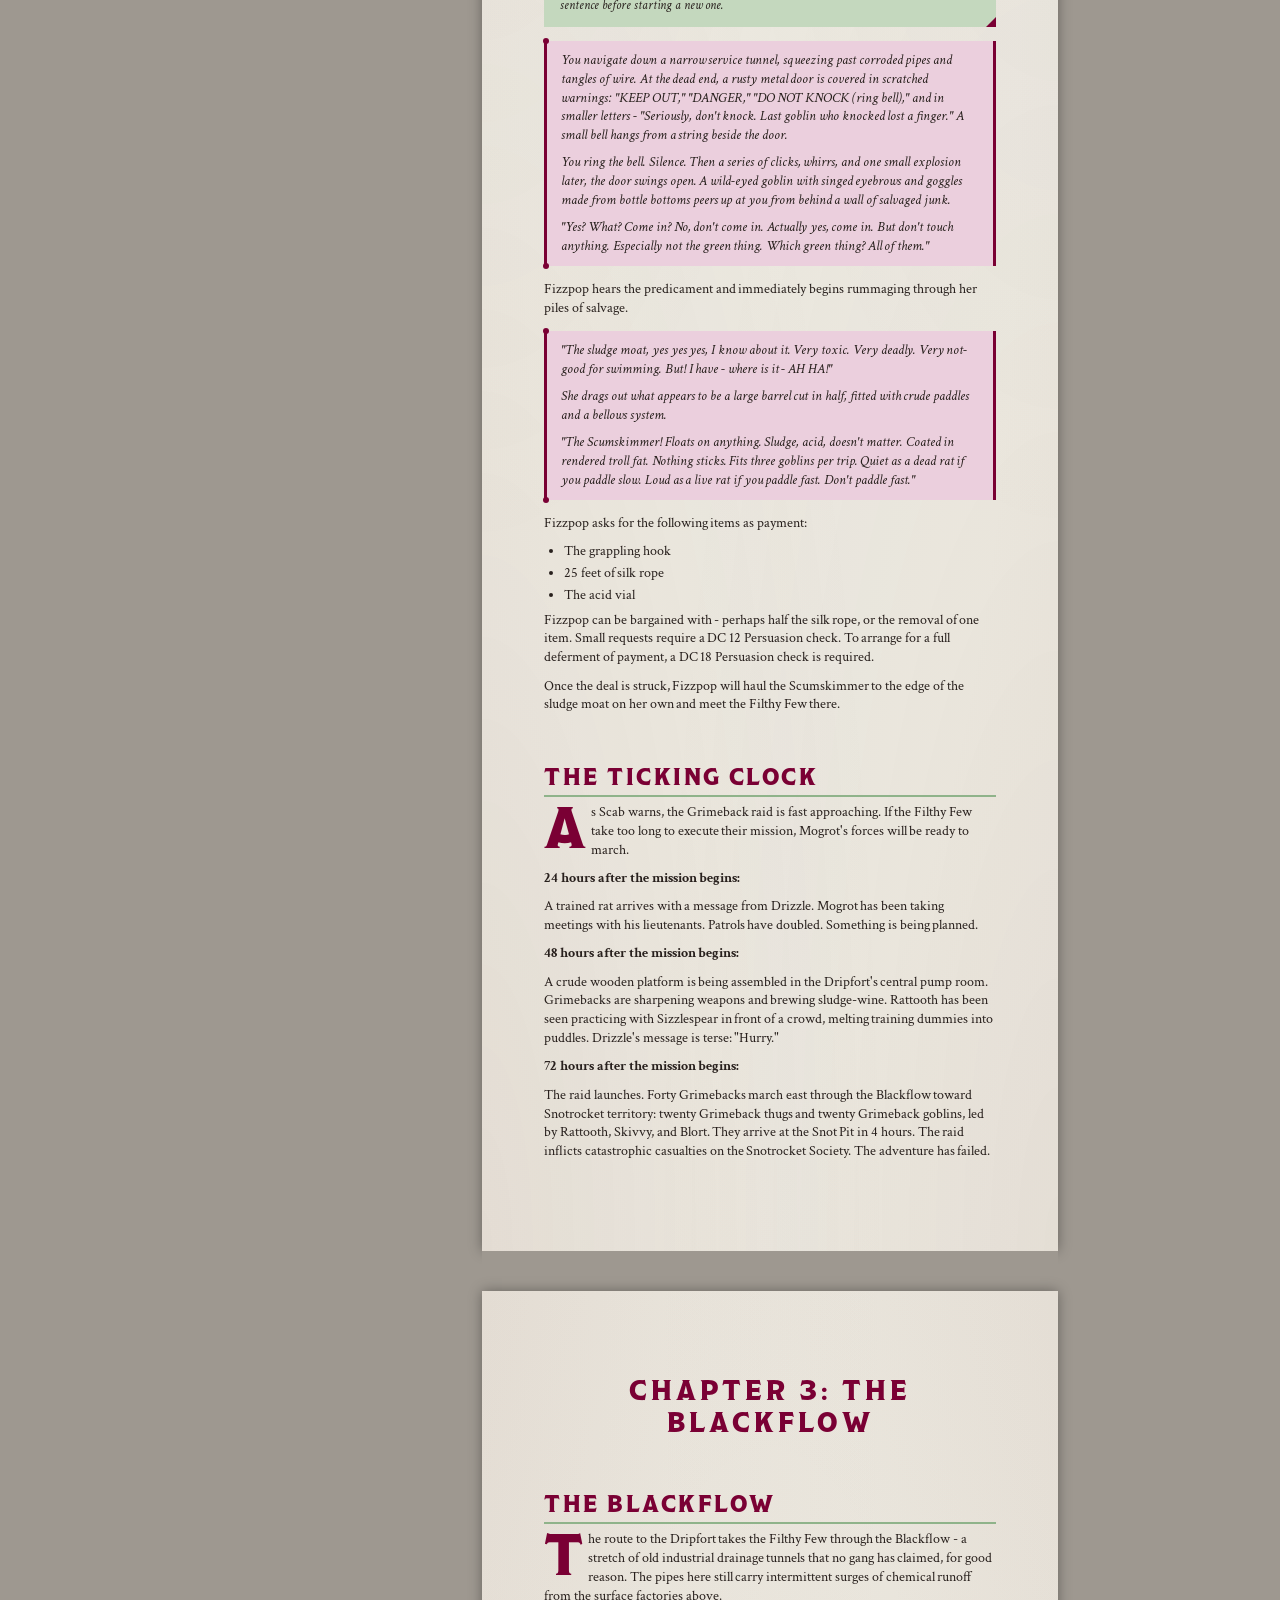
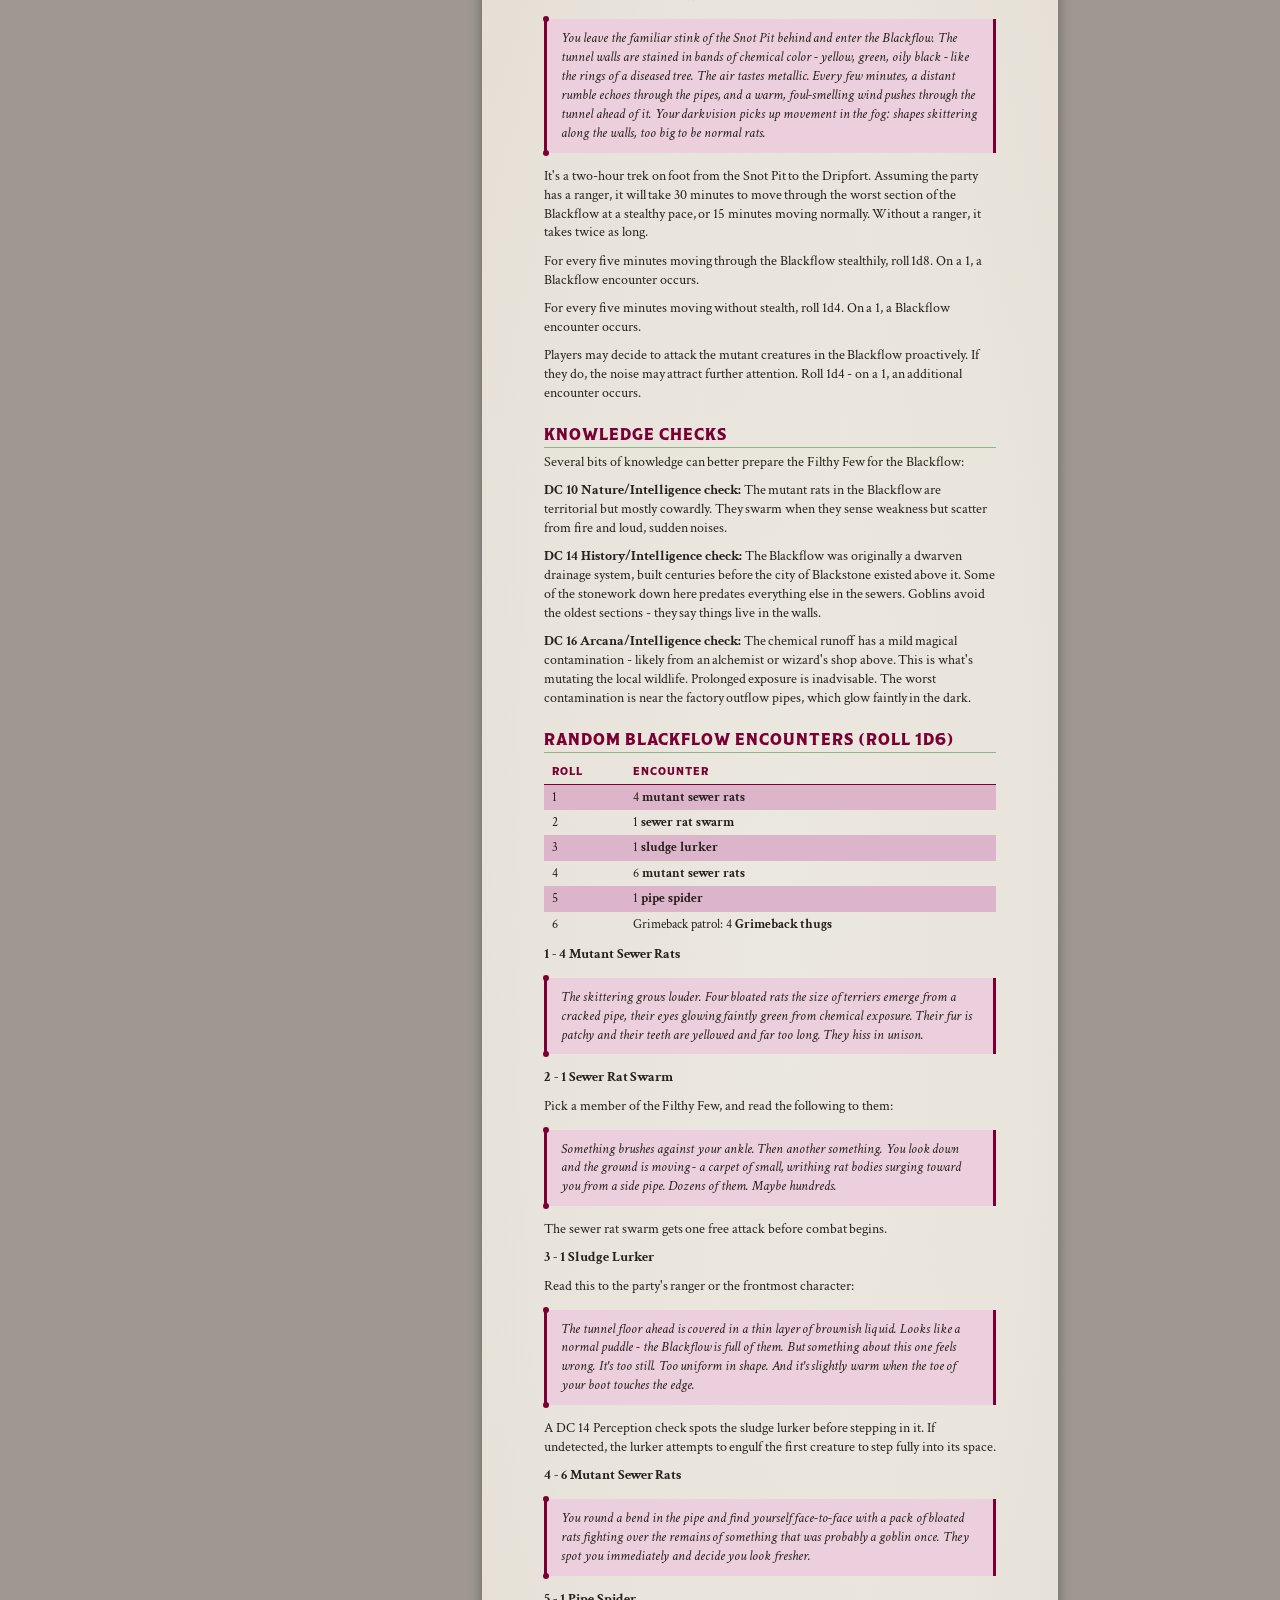
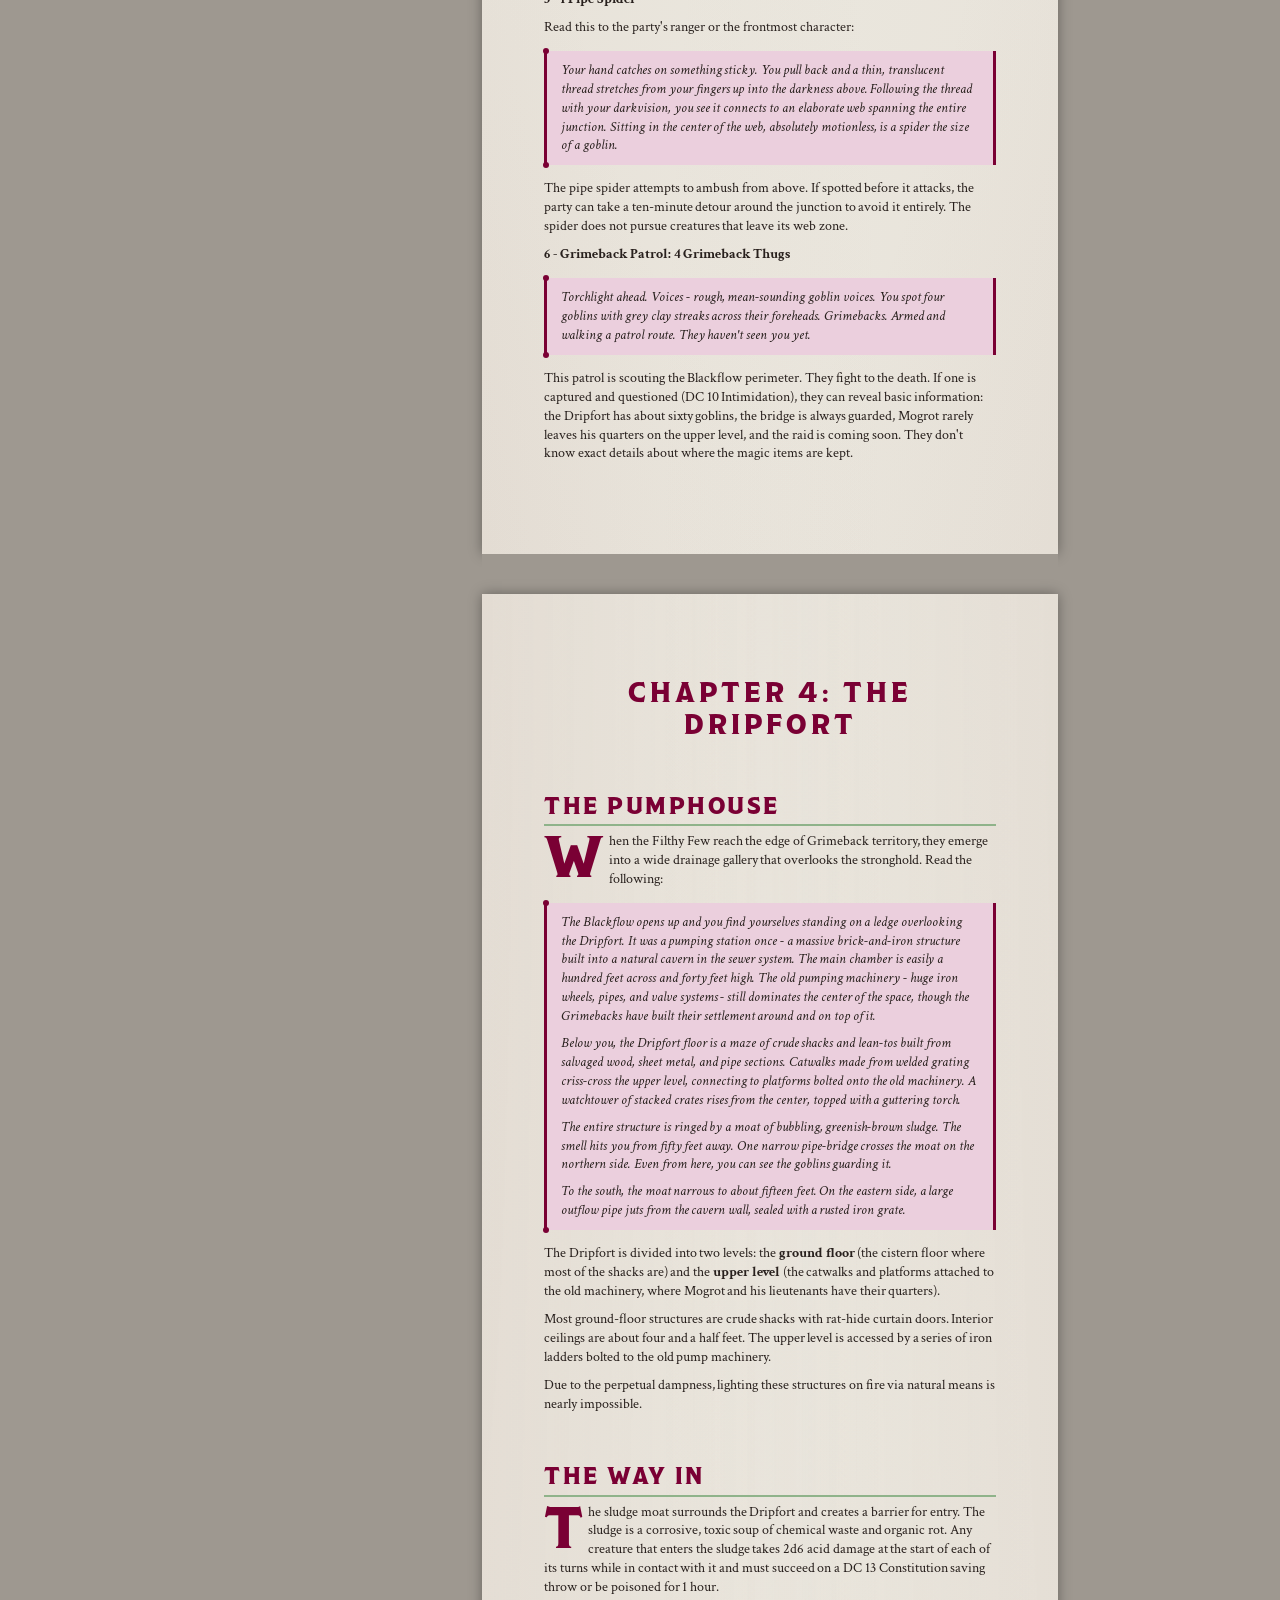
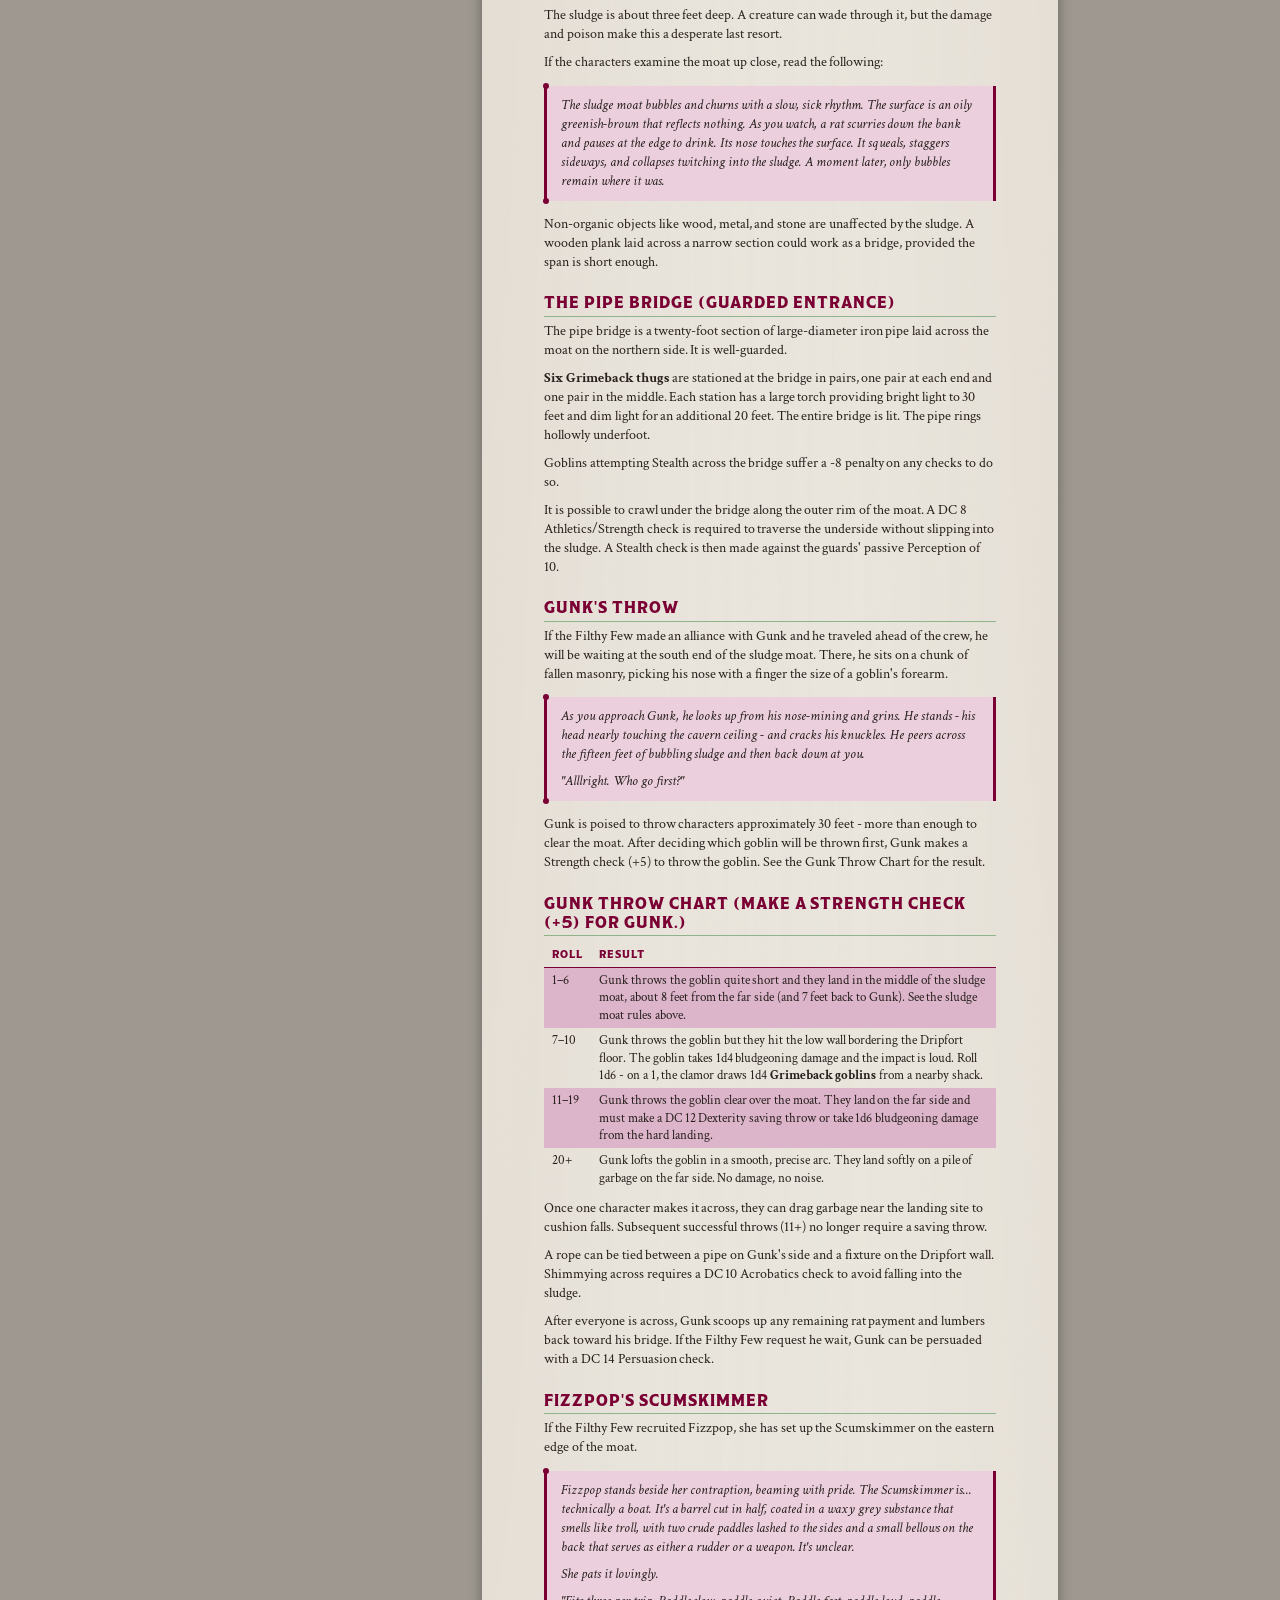
<file: scabs-gambit/index_legacy.html>
<!DOCTYPE html>
<html lang="en">
<head>
<meta charset="UTF-8">
<meta name="viewport" content="width=device-width, initial-scale=1.0">
<title>Scab's Gambit</title>
<!-- Crimson Text from Google Fonts (falls back to Georgia if offline) -->
<link href="https://fonts.googleapis.com/css2?family=Crimson+Text:ital,wght@0,400;0,600;0,700;1,400;1,600&display=swap" rel="stylesheet">
<style>
  @font-face {
    font-family: "Modesto Poster";
    src: local("Modesto Poster"), local("ModestoPoster-Regular"), local("modesto-poster");
    font-weight: 400;
    font-style: normal;
  }
  @font-face {
    font-family: "Modesto Poster";
    src: url([data-uri]) format("opentype");
    font-weight: 400;
    font-style: normal;
  }

  :root {
    --bg: #EBE8DF;
    --magenta: #7A0034;
    --sage: #8FB38A;
    --sage-light: #B8C9B2;
    --text: #28201D;
    --text-light: #50483F;
    --rose-fill: #EBCFDD;
    --green-fill: #C4D8BE;
    --table-tint: #DDB5CB;
    --edge-wash: #E2D3D6;
  }

  * { margin: 0; padding: 0; box-sizing: border-box; }

  @page { size: letter portrait; margin: 0.75in; }

  body {
    background: #9E9890;
    color: var(--text);
    font-family: 'Crimson Text', Georgia, 'Times New Roman', serif;
    font-size: 10.5pt;
    line-height: 1.35;
    word-spacing: -0.2px;
  }

  /* Document wrapper - centers content, no background */
  .document {
    max-width: 6in;
    margin: 0 auto;
  }

  /* Each chapter page is a separate parchment block with shadow on all 4 sides */
  .chapter-page {
    padding: 0.55in 0.65in;
    background: var(--bg);
    box-shadow: 0 0 12px rgba(0,0,0,0.35);
    /* Subtle parchment texture + warm edge haze */
    background-image:
      radial-gradient(ellipse at 0% 0%, rgba(180,140,130,0.08) 0%, transparent 50%),
      radial-gradient(ellipse at 100% 0%, rgba(180,140,130,0.06) 0%, transparent 50%),
      radial-gradient(ellipse at 0% 100%, rgba(180,140,130,0.08) 0%, transparent 50%),
      radial-gradient(ellipse at 100% 100%, rgba(180,140,130,0.06) 0%, transparent 50%),
      radial-gradient(ellipse at 50% 50%, transparent 60%, rgba(160,130,120,0.05) 100%);
  }

  /* Title block */
  .title-block {
    text-align: center;
    padding: 40px 0 24px 0;
    margin-bottom: 16px;
  }
  .title-block h1 {
    font-family: "Modesto Poster", "modesto-poster", 'Cinzel', serif;
    font-weight: 400; font-style: normal; font-size: 3.2em;
    color: var(--magenta); letter-spacing: 5px; text-transform: uppercase;
    margin-bottom: 10px; line-height: 1.05;
  }
  .title-block .subtitle {
    font-family: "Modesto Poster", "modesto-poster", 'Cinzel', serif;
    font-weight: 400; font-size: 0.9em; color: var(--magenta);
    letter-spacing: 3px; text-transform: uppercase; margin-bottom: 6px;
  }
  .title-block .set-in {
    font-family: 'Crimson Text', serif; font-size: 0.9em;
    color: var(--text-light); font-style: italic; margin-top: 4px;
  }
  .title-block .title-rule {
    width: 60%; margin: 16px auto 0; border: none; border-top: 2px solid var(--sage);
  }

  /* Sections */
  .section {
    margin-bottom: 20px;
    padding-bottom: 8px;
  }

  /* Chapter breaks - gap between parchment pages */
  .chapter-break {
    page-break-before: always;
    height: 40px;
    background: #9E9890;
  }
  .chapter-break .chapter-title { display: none; }

  /* Chapter opener - title on the parchment after the break */
  .chapter-opener {
    text-align: center;
    padding: 30px 0 20px;
    margin-bottom: 8px;
    scroll-margin-top: 24px;
  }
  .chapter-opener .chapter-title {
    font-family: "Modesto Poster", "modesto-poster", 'Cinzel', serif;
    font-size: 2em; letter-spacing: 4px; text-transform: uppercase;
    color: var(--magenta); line-height: 1.15;
  }

  /* Table of Contents */
  .toc {
    margin: 32px 0 48px;
    column-count: 2; column-gap: 0.4in;
  }
  .toc-title {
    column-span: all; text-align: center;
    font-family: "Modesto Poster", "modesto-poster", 'Cinzel', serif;
    font-size: 2em; color: var(--magenta); letter-spacing: 4px;
    text-transform: uppercase; margin-bottom: 16px;
    padding-bottom: 6px;
  }
  .toc-chapter {
    font-family: "Modesto Poster", "modesto-poster", 'Cinzel', serif;
    font-size: 0.95em; color: var(--magenta); font-weight: 400;
    text-transform: uppercase; letter-spacing: 1px;
    margin: 12px 0 2px; padding: 0;
    break-inside: avoid;
  }
  .toc-chapter:first-of-type { margin-top: 0; }
  .toc-entry {
    display: block; text-decoration: none; color: var(--text);
    padding: 1px 0; font-size: 0.88em;
    border-bottom: 1px dotted var(--text-light);
    margin-left: 8px; line-height: 1.4;
    transition: color 0.15s;
  }
  .toc-entry:hover { color: var(--magenta); }

  /* Headings */
  h2 {
    font-family: "Modesto Poster", "modesto-poster", 'Cinzel', serif;
    font-weight: 400; font-style: normal; font-size: 1.7em;
    color: var(--magenta); text-transform: uppercase; letter-spacing: 2.5px;
    margin: 32px 0 6px 0; padding-bottom: 4px;
    border-bottom: 2.5px solid var(--sage); line-height: 1.15;
    scroll-margin-top: 24px;
  }
  .section:first-child h2 { margin-top: 0; }
  h3 {
    font-family: "Modesto Poster", "modesto-poster", 'Cinzel', serif;
    font-weight: 400; font-style: normal; font-size: 1.15em;
    color: var(--magenta); text-transform: uppercase; letter-spacing: 1px;
    margin: 22px 0 5px 0; padding-bottom: 3px;
    border-bottom: 1px solid var(--sage); line-height: 1.2;
    scroll-margin-top: 24px;
  }

  p {
    margin: 0 0 7pt 0;
    orphans: 2; widows: 2;
  }
  strong { font-weight: 700; color: var(--text); }
  em { font-style: italic; }

  /* Drop cap after h2 */
  h2 + p::first-letter {
    font-family: "Modesto Poster", "modesto-poster", 'Cinzel', serif;
    font-size: 4.2em; float: left; line-height: 0.72;
    padding-right: 5px; padding-top: 4px;
    color: var(--magenta); font-weight: 400;
  }
  /* No drop caps in appendices */
  .section-appendix h2 + p::first-letter {
    font-family: inherit !important; font-size: inherit !important;
    font-weight: inherit !important; float: none !important;
    line-height: inherit !important; padding: 0 !important;
    color: inherit !important;
  }

  /* Statblock color overrides — matching the PDF source style */
  .stat-block {
    border-top: 3px solid var(--magenta) !important;
    border-bottom: 3px solid var(--magenta) !important;
    border-left: none !important;
    border-right: none !important;
    background: rgba(255,255,255,0.5);
    box-shadow: none;
    font-family: 'Crimson Text', Georgia, serif;
    font-size: 10pt;
    line-height: 1.35;
  }
  .monster-name { color: var(--magenta) !important; font-family: 'Crimson Text', Georgia, serif !important; }
  .monster-type { color: var(--text) !important; }
  /* Thick gradient dividers matching monster-statblock style */
  .stat-block .divider {
    height: 4px !important;
    background: linear-gradient(to right, var(--magenta), var(--magenta) 60%, transparent) !important;
    margin: 10px 0 !important;
  }
  /* Stat labels in magenta */
  .stat-block .stat-label { color: var(--magenta) !important; font-weight: 700; }
  /* Ability scores: magenta headers, no extra borders (dividers handle separation) */
  .stat-block .abilities {
    color: var(--magenta) !important;
    border: none;
    padding: 4px 0;
    margin: 0 !important;
  }
  .stat-block .ability-score { color: var(--text) !important; }
  /* Secondary stat labels in magenta */
  .stat-block .secondary-stats .stat-label { color: var(--magenta) !important; }
  /* Section headers — Modesto Poster */
  .stat-block .section-header {
    color: var(--magenta) !important;
    border-bottom: 1.5px solid var(--magenta) !important;
    font-family: "Modesto Poster", "modesto-poster", 'Cinzel', serif !important;
    font-weight: 400 !important;
  }
  /* Feature/action names */
  .stat-block .feature-name, .stat-block .action-name { color: var(--text) !important; }
  /* Column divider */
  .stat-col-1 { border-right-color: var(--sage) !important; }
  /* Tabs — gray inactive, white active, no green */
  .statblock-tab {
    color: var(--magenta) !important;
    font-family: "Modesto Poster", "modesto-poster", 'Cinzel', serif !important;
    font-weight: 400 !important;
    font-variant: small-caps !important;
    letter-spacing: 1px !important;
    background: #d8d4cd !important;
    border: none !important;
  }
  .statblock-tab:hover { background: #ccc8c0 !important; }
  .statblock-tab.active { background: rgba(255,255,255,0.5) !important; }
  /* Kill the green top border from shared statblock.css on the stat-block when inside tabs */
  .statblock-panel .stat-block { border-top: none; }
  .statblock-panel .lore-block { border-top: none; }
  /* Lore block */
  .lore-block {
    border-top: 3px solid var(--magenta) !important;
    border-bottom: 3px solid var(--magenta) !important;
    border-left: none !important;
    border-right: none !important;
    background: rgba(255,255,255,0.5);
    box-shadow: none;
    font-family: 'Crimson Text', Georgia, serif;
    font-size: 10pt;
  }
  /* Prevent text-indent and drop-cap leak into stat/lore blocks */
  .stat-block p, .lore-block p { text-indent: 0 !important; }
  .lore-block p::first-letter,
  .stat-block p::first-letter {
    font-size: inherit !important; float: none !important;
    line-height: inherit !important; padding: 0 !important;
    color: inherit !important;
  }
  .lore-title {
    color: var(--magenta) !important;
    font-family: 'Crimson Text', Georgia, serif !important;
  }
  .lore-section-header {
    color: var(--magenta) !important;
    border-bottom-color: var(--magenta) !important;
    font-family: "Modesto Poster", "modesto-poster", 'Cinzel', serif !important;
    font-weight: 400 !important;
  }
  .lore-table th { background: var(--magenta) !important; }
  /* Flexible widths */
  .stat-block.two-column { width: auto; max-width: 100%; }
  .stat-block.single-column { width: auto; max-width: 100%; }
  .stat-col-1, .stat-col-2 { width: auto; min-width: 0; flex: 1; }
  .statblock-wrapper { margin: 28px 0; }

  /* Read-aloud box */
  .read-aloud {
    background: var(--rose-fill);
    margin: 14px 0; padding: 0;
    break-inside: avoid; position: relative;
  }
  .read-aloud .ra-inner {
    border-left: 3px solid var(--magenta);
    border-right: 3px solid var(--magenta);
    padding: 10px 14px; position: relative;
  }
  .read-aloud .ra-inner::before,
  .read-aloud .ra-inner::after {
    content: ''; position: absolute;
    width: 6px; height: 6px;
    background: var(--magenta); border-radius: 50%;
  }
  .read-aloud .ra-inner::before { top: -3px; left: -4.5px; }
  .read-aloud .ra-inner::after { bottom: -3px; left: -4.5px; }
  .read-aloud p {
    margin: 0 0 6pt 0; text-indent: 0;
    font-style: italic; text-align: left;
  }
  .read-aloud p:last-child { margin-bottom: 0; }

  /* Sidebar / DM note */
  .sidebar {
    background: var(--green-fill);
    margin: 14px 0; padding: 12px 16px;
    break-inside: avoid; position: relative;
  }
  .sidebar::before, .sidebar::after {
    content: ''; position: absolute;
    width: 0; height: 0; border-style: solid;
  }
  .sidebar::before {
    top: 0; left: 0;
    border-width: 10px 10px 0 0;
    border-color: var(--magenta) transparent transparent transparent;
  }
  .sidebar::after {
    bottom: 0; right: 0;
    border-width: 0 0 10px 10px;
    border-color: transparent transparent var(--magenta) transparent;
  }
  .sidebar p {
    margin: 0 0 5pt 0; text-indent: 0;
    font-style: italic; text-align: left; font-size: 0.95em;
  }
  .sidebar p:last-child { margin-bottom: 0; }

  /* Tables */
  table {
    width: 100%; border-collapse: collapse;
    margin: 8px 0; font-size: 0.92em; border: none;
    break-inside: avoid;
  }
  th {
    font-family: "Modesto Poster", "modesto-poster", 'Cinzel', serif;
    font-weight: 400; color: var(--magenta);
    padding: 4px 8px; text-align: left;
    background: transparent; border: none;
    border-bottom: 1.5px solid var(--magenta);
    font-size: 0.85em; letter-spacing: 1px; text-transform: uppercase;
  }
  td { padding: 4px 8px; border: none; vertical-align: top; line-height: 1.35; }
  tr.row-tinted { background: var(--table-tint); }
  tr.row-clear { background: transparent; }

  /* Lists */
  ul { margin: 6px 0; padding-left: 1.4em; }
  li { margin: 3px 0; text-indent: 0; }
  li::marker { color: var(--text); }

  /* Sidebar navigation - parchment theme with collapsible sections */
  .sidebar-nav {
    position: fixed; left: 0; top: 0; bottom: 0;
    width: 260px; background: var(--bg);
    border-right: 2px solid var(--sage);
    overflow-y: auto; padding: 20px 0;
    font-family: 'Crimson Text', Georgia, serif;
    font-size: 9pt;
    z-index: 100;
  }
  .sidebar-nav .nav-title {
    display: block; text-decoration: none; cursor: pointer;
    font-family: "Modesto Poster", "modesto-poster", 'Cinzel', serif;
    font-size: 1em; letter-spacing: 3px; text-transform: uppercase;
    color: var(--magenta);
    padding: 8px 18px 12px; margin: 0;
    border-bottom: 1.5px solid var(--sage);
  }
  .sidebar-nav .nav-section { }
  .sidebar-nav .nav-h2 {
    display: flex; align-items: center; gap: 6px;
    padding: 6px 18px; margin: 0;
    color: var(--text); text-decoration: none;
    font-family: 'Crimson Text', Georgia, serif;
    font-weight: 600; font-size: 10.5pt;
    cursor: pointer; user-select: none;
    transition: background 0.15s;
  }
  .sidebar-nav .nav-h2:hover { background: var(--edge-wash); }
  .sidebar-nav .nav-h2.active {
    color: var(--magenta);
    background: var(--rose-fill);
  }
  .sidebar-nav .nav-arrow {
    font-size: 0.6em; transition: transform 0.2s;
    color: var(--sage); flex-shrink: 0; width: 10px;
  }
  .sidebar-nav .nav-arrow.open { transform: rotate(90deg); }
  .sidebar-nav .nav-children {
    display: none; padding: 0 0 4px 0;
  }
  .sidebar-nav .nav-children.open { display: block; }
  .sidebar-nav .nav-h3 {
    display: block; padding: 3px 18px 3px 36px;
    color: var(--text-light); text-decoration: none;
    font-family: 'Crimson Text', Georgia, serif;
    font-size: 9.5pt;
    transition: background 0.15s, color 0.15s;
  }
  .sidebar-nav .nav-h3:hover { background: var(--edge-wash); color: var(--text); }
  .sidebar-nav .nav-h3.active { color: var(--magenta); background: var(--rose-fill); }
  .sidebar-nav .nav-h4 {
    display: block; padding: 2px 18px 2px 48px;
    color: var(--text-light); text-decoration: none;
    font-family: 'Crimson Text', Georgia, serif;
    font-size: 8.5pt; font-style: italic;
    transition: background 0.15s, color 0.15s;
  }
  .sidebar-nav .nav-h4:hover { background: var(--edge-wash); color: var(--text); }
  .sidebar-nav .nav-h4.active { color: var(--magenta); }
  body.has-nav { margin-left: 260px; }

  /* Print */
  @media print {
    .sidebar-nav { display: none; }
    body.has-nav { margin-left: 0 !important; }
    .document { box-shadow: none; max-width: none; padding: 0.5in; }
    .section { break-inside: auto; }
    h2 { break-after: avoid; }
    h3 { break-after: avoid; }
    .read-aloud, .sidebar, table { break-inside: avoid; }
  }

  @media screen and (max-width: 900px) {
    .sidebar-nav { display: none; }
    body.has-nav { margin-left: 0 !important; }
    .document { padding: 20px 24px; }
    .title-block h1 { font-size: 2.2em; }
    h2 { font-size: 1.3em; }
  }
</style>
<link rel="stylesheet" href="../shared/css/statblock.css">
<script src="../shared/js/statblock-renderer.js"></script>
</head>
<body class="has-nav">

<div id="staging" style="display:none">
<h2 class="first-section">ADVENTURE SUMMARY</h2>
<p>The goblin gangs of the Blackstone sewers have always fought amongst themselves - scrappy, petty wars over tunnel junctions and drainage rights, settled with rusty shivs and bad language. But the balance of power has shifted.</p>
<p>Two weeks ago, the <strong>Grimebacks</strong> - a mid-tier gang operating out of the old waterworks district - ambushed a group of adventurers who had descended into the sewers to clear out a nest of mutant rats. The adventurers were already wounded and exhausted from the extermination job. The Grimebacks caught them resting, swarmed them, and killed them to the last.</p>
<p>The magic items the adventurers carried were rare and powerful. Armed with these artifacts, the Grimebacks have become a terror. Rival gangs have lost entire crews in skirmishes. The <strong>Snotrocket Society</strong>, the dominant gang in the central sewers under the recently crowned <strong>King Scab</strong>, has felt the pressure most of all. Three Snotrocket scouting parties have been wiped out in the last week.</p>
<p>Now, word has reached Scab that the Grimebacks' boss, <strong>Mogrot the Wide</strong>, is planning a full-scale raid on Snotrocket territory. If the raid happens with those magic items in play, the Snotrockets could be finished.</p>
<p>The players take on the roles of goblins in the <strong>Filthy Few</strong>, a notorious crew of Snotrocket operatives tasked by King Scab to infiltrate the Grimeback stronghold - a fortified defunct pumping station called <strong>the Dripfort</strong> - and steal the magic items before they can be used to destroy the Snotrocket Society.</p>
<p>The Filthy Few's raid on the Dripfort is a sandbox stealth mission that encourages the players to use espionage, stealth, trickery, and goblin cunning to survive and escape with the artifacts. Head-on combat against the Grimebacks in their own territory is likely suicide.</p>
<h2>STARTING THE ADVENTURE</h2>
<p>This adventure is designed for 3-6 players. The adventurers will play as the Filthy Few, an established crew of Snotrocket goblins known for pulling off dangerous jobs in the Blackstone sewers. Character sheets for each member of this crew are located at the back of this book. Each player should control one character. Since this is a stealth mission, completing the adventure with three players is possible. In fact, some sneaking sections may be easier, while head-on battles are much more difficult.</p>
<p>If your players prefer to create their own characters, they should be goblins (or goblinoids) with ties to the Blackstone sewers. Player Characters should be level 3 at the start of this adventure.</p>
<p>All creature and NPC statistics are provided in the Bestiary section of the book. When encountering a creature during the adventure, we <strong>bold</strong> the text to indicate that the creature's stat block can be found at the back of the book.</p>
<p>Additionally, all magic items in this adventure can be found in Appendix A at the back of the book.</p>
<h2>CREW ROLES</h2>
<p>Players are encouraged to decide their roles within the Filthy Few on their own, but if you want to give some direction on what they generally do on heists, feel free to share these positions.</p>
<table><thead><tr><th>Goblin</th><th>Class</th><th>Role</th></tr></thead><tbody><tr class="row-tinted"><td>Dreg</td><td>Rogue</td><td>The Picklock</td></tr><tr class="row-clear"><td>Nozzle</td><td>Ranger</td><td>The Tunnel Runner</td></tr><tr class="row-tinted"><td>Splat</td><td>Monk</td><td>The Silent Fist</td></tr><tr class="row-clear"><td>Mucus</td><td>Druid</td><td>The Rat Whisperer</td></tr><tr class="row-tinted"><td>Clank</td><td>Fighter</td><td>The Muscle</td></tr><tr class="row-clear"><td>Fizgig</td><td>Warlock</td><td>The Weird One</td></tr></tbody></table>
<h2>ADVENTURE INTRO</h2>
<p>Whenever you see text such as in the example below, it's "read aloud" text to be read or paraphrased to your players.</p>
<div class="read-aloud"><div class="ra-inner"><p>You are one of the Filthy Few, a crew of Snotrocket Society goblins known for getting in and out of places you should not. You live in the Snot Pit, the massive central basin from which all of Blackstone's sewers branch and wind outward beneath the city. Rising from the filth at its center is a great island of wreckage and refuse, upon which the Snotrocket Society has built its stronghold - a crooked, sprawling town of scrap and stolen timber, tethered to the basin's outer rim by sagging rope bridges.</p></div></div>
<p>Now is an excellent opportunity for players to flesh out their character's histories. Allow each player to introduce their character, adding a quirk or interesting fact about their background.</p>
<h2>BEEFS & BONDS</h2>
<p>The Filthy Few have history. They've run jobs together in the past and survived with the odds stacked against them, leaving them with some mental scars. Each member of the crew has a <strong>Beef</strong> with one other member and a <strong>Bond</strong> with another.</p>
<p>Allow each player to pick something that happened in the past to represent a Beef with one other character. The Beef could be an old grudge, an event that soured the relationship, or maybe something about the other character that just irks them. You can randomly assign Beefs by going around the table and rolling a die based on the number of players.</p>
<h3>Random BEEF Table (Roll 1d10)</h3>
<table><thead><tr><th>Roll</th><th>Beef</th></tr></thead><tbody><tr class="row-tinted"><td>1</td><td><strong>Stink Thief.</strong> This goblin once stole a chunk of something truly, magnificently foul that you'd been saving for a special occasion. The betrayal still burns.</td></tr><tr class="row-clear"><td>2</td><td><strong>Loud Breather.</strong> This goblin breathes through their mouth so loudly during sneaking missions that you're amazed you haven't all been killed. You've told them about it. They deny it.</td></tr><tr class="row-tinted"><td>3</td><td><strong>Toadphlegm Incident.</strong> This goblin once "accidentally" knocked your entire bowl of Toadphlegm Soup into the drain. You went hungry for two days. They never apologized.</td></tr><tr class="row-clear"><td>4</td><td><strong>Blame Shifter.</strong> When a job went sideways in the Eastern Pipes, this goblin pointed the finger at you. You took the beating from the boss. They walked away clean.</td></tr><tr class="row-tinted"><td>5</td><td><strong>Granny Snatcher.</strong> This goblin slept with your grandmother. They don't deny it. In fact, they bring it up constantly.</td></tr><tr class="row-clear"><td>6</td><td><strong>Bad Vibes.</strong> Something about this goblin gives you the creeps. You catch them staring at you during downtime. There's something about their mannerisms that gets under your skin whenever you have to interact during rest periods.</td></tr><tr class="row-tinted"><td>7</td><td><strong>Food Hoarder.</strong> This goblin always takes more than their share at meals. One time they ate the last pickled rat tail right in front of you, maintaining eye contact the entire time.</td></tr><tr class="row-clear"><td>8</td><td><strong>Throne Sniffer.</strong> You caught this goblin sneaking a private sniff of Stinky without permission. That's sacred. That's not for them. You've never looked at them the same way since.</td></tr><tr class="row-tinted"><td>9</td><td><strong>Piss Artist.</strong> This goblin pissed on you while you were sleeping. They claim it was an accident. It happened twice.</td></tr><tr class="row-clear"><td>10</td><td><strong>Pants Thief.</strong> While you were taking a soak in a warm puddle of something brown behind the kitchens, this goblin stole your pants. You had to walk back through the entire Snot Pit naked and dripping. Everyone saw. Everyone remembers.</td></tr></tbody></table>
<p>Each player should pick another character to form a <strong>Bond</strong>. The Bond could be a perilous situation survived, a sacrifice made, a family relationship, or a trust built over years.</p>
<h3>Random BOND Table (Roll 1d10)</h3>
<table><thead><tr><th>Roll</th><th>Bond</th></tr></thead><tbody><tr class="row-tinted"><td>1</td><td><strong>Tunnel Kin.</strong> This goblin is your sibling. You fight constantly, but when it matters most, you've always got each other's backs.</td></tr><tr class="row-clear"><td>2</td><td><strong>Sewer Mentor.</strong> This goblin taught you which pipes are safe to drink from, which mushrooms on the walls will kill you, and which puddles are actually slimes. You owe them your life several times over.</td></tr><tr class="row-tinted"><td>3</td><td><strong>Comedy Partners.</strong> You and this goblin can find humor in any situation. Even that time with the ooze. <em>Especially</em> that time with the ooze.</td></tr><tr class="row-clear"><td>4</td><td><strong>Well-Oiled Machine.</strong> You work shoulder-to-shoulder on every job and work together so well that you sometimes know what they'll do before they do it.</td></tr><tr class="row-tinted"><td>5</td><td><strong>Deep Respect.</strong> You trust this goblin's judgment more than your own. If they say jump, you're already in the air.</td></tr><tr class="row-clear"><td>6</td><td><strong>Survivors.</strong> You and this goblin barely escaped a tunnel collapse in the deep pipes. When you thought you were done for, they pulled through and saved you both. You owe them.</td></tr><tr class="row-tinted"><td>7</td><td><strong>The Smart One.</strong> This goblin always seems to know things. You've come to rely on their advice for most - if not all - situations.</td></tr><tr class="row-clear"><td>8</td><td><strong>Good Company.</strong> This goblin is surprisingly pleasant to be around. They smell extra rank - deliciously so - their voice isn't annoying, and guard duty with them actually feels short. You enjoy the rare one-on-one time away from the rest of the crew.</td></tr><tr class="row-tinted"><td>9</td><td><strong>Same Taste.</strong> You and this goblin like all the same smells. When one of you finds something truly putrid, you always save a sniff for the other. It's your thing.</td></tr><tr class="row-clear"><td>10</td><td><strong>Drinking Buddies.</strong> You and this goblin once drank an entire barrel of Ratpiss Reserve between you and woke up three tunnels away with matching tattoos. Neither of you remembers getting them. Neither of you regrets it.</td></tr></tbody></table>
<h2>THE SNOT PIT</h2>
<p>The Snot Pit is the massive central basin from which all of Blackstone's sewers branch and wind outward beneath the city. Rising from the filth at its center is a great island of wreckage and refuse, upon which the Snotrocket Society has built its stronghold - a crooked, sprawling town of scrap and stolen timber, tethered to the basin's outer rim by sagging rope bridges. Roughly two hundred Snotrockets live here. Around the island's edges, the Snotrocket navy bobs in the dark water - a ramshackle fleet of stolen wooden washtubs fitted with crude catapult launchers and barrel rafts lashed together from old Ratpiss Reserve casks. They patrol the basin, fish for drain fish, and stand ready to lob bewilderment bombs at anything unfriendly that approaches the island.</p>
<p>Above it all, rising from the highest point of the island, stands the Pole of Stinky - King Scab's ceremonial flagpole, with his beloved snotrag Stinky flapping brown and holy at its peak. Its putrid, sacred aroma fills the entire basin. No matter where you are in the Snot Pit - sleeping in the bunks, haggling at the scrap market, eating Toadphlegm Soup in the kitchens - you can smell Stinky. To the Snotrockets, that smell is home.</p>
<p>Players are free to explore the Snot Pit before departing on their mission. Key locations include King Scab's war tent (atop the highest heap of trash in the town center), the Bunks (sleeping quarters), the Brew Pipe (kitchen and brewery, run by Old Gusset), the Scrap Market (a trading bazaar), and the Stink Shrine (maintained by Nosebleed Peg, the self-appointed priestess of Stinky). Full details for each location can be found in <strong>Appendix S: The Snot Pit</strong>.</p>
<h2>MEETING THE BOSS</h2>
<div class="sidebar"><p><em>Scab has a Napoleon complex. He is small, even for a goblin, but speaks as though he's addressing subjects from a balcony. He over-enunciates. He pauses for effect. He refers to himself as "your king" more than is strictly necessary. When he feels disrespected, he sniffs loudly and deliberately.</em></p></div>
<div class="read-aloud"><div class="ra-inner">
<p>You have been summoned by King Scab. Whatever you were doing, you stop doing it. When the king calls, you go.</p>
<p>You make your way through the winding paths of the Snot Pit - squeezing between shacks, stepping over a goblin passed out in a puddle of Ratpiss Reserve, ducking under a clothesline strung with rat pelts. Near the center of the island, the ground rises. The trash is packed hard here, piled into a steep mound that towers over everything else. At its peak sits a war tent of stitched rat hides, and rising above it, the Pole of Stinky - the Snotrocket banner, the holiest object in all the sewers. The brown rag flaps lazily in the draft, and the closer you climb, the harder it hits. That thick, sacred, eye-watering stench that every Snotrocket knows in their bones. Some of you breathe deeper out of reverence. Some of you because you genuinely enjoy it.</p>
<p>You push through the tent flap and find King Scab seated upon his massive throne - a brutish thing of welded scrap and jagged metal, clearly built for someone much, much bigger than the goblin currently sitting in it. Crowned in his moldy old leather boot, Scab's legs dangle a full foot off the ground. The king turns to you.</p>
<p>"My Filthy Few. How good of you to come so quickly to your king. I have a job for you. The kind where I send goblins I trust and hope they come back. You should feel honored. You should also feel nervous. Both are appropriate."</p>
<p>He hops down from the throne - it takes him a moment to land properly - and walks toward you, the cleaver dragging on the ground behind him.</p>
<p>"Two weeks ago, a pack of topsider adventurers came down into the western tunnels to clear out a nest of mutant rats. Dangerous lot - magic weapons, magic armor, the whole bit. But the rats wore them down, and the Grimeback goblins stumbled on them while they were licking their wounds. Got lucky. Swarmed them. Killed every last one. And now Mogrot the Wide - and believe me, the name is generous - is sitting in his little fortress playing dress-up with three very dangerous magic items that he is far too stupid to understand."</p>
<p>He stops. Turns. Faces you.</p>
<p>"He's already wiped out three of my scouting parties with those items. Three. And my spy inside says he's planning a full raid. On us. On the Snot Pit. On everything your king has built."</p>
<p>He lets that settle. Then he smiles.</p>
<p>"So you are going to fix it. You are going to sneak into his stronghold - an old pumping station the Grimebacks have fortified. They call it the Dripfort, because Grimebacks have no imagination. You are going to steal those three items right out from under his fat nose. Quietly. Cleverly. The way Snotrockets do things."</p>
<p>He climbs back into the throne. It takes two attempts.</p>
<p>"Questions?"</p>
</div></div>
<p>Scab's three advisors stand behind the throne: <strong>Gumwort</strong> (a nervous, twitchy goblin who flinches at loud noises), <strong>Spackle</strong> (a slow, deliberate speaker who weighs every word), and <strong>Damp Steve</strong> (who never speaks - he only nods or shakes his head; nobody knows why).</p>
<p>When the Filthy Few have questions, Scab fields a few himself before waving at his advisors to handle the rest.</p>
<div class="sidebar"><p><em>Gumwort speaks in a nervous, twitchy voice.</em></p>
<p><em>Spackle speaks slowly and deliberately, like every word costs him effort.</em></p>
<p><em>Damp Steve communicates exclusively through nods, head shakes, and meaningful stares.</em></p></div>
<p><strong>Q: What items were stolen?</strong></p>
<p>A magic spear that melts everything around it when it hits. Living armor made of rats. And a cloak that makes you vanish.</p>
<p><strong>Q: Who has them?</strong></p>
<p>Spackle answers: <strong>Rattooth</strong>, Mogrot's enforcer, carries the spear. <strong>Skivvy</strong>, their scout captain, wears the rat armor. <strong>Blort</strong>, their shaman, has the cloak. All three have been used against Snotrocket scouts in the last two weeks.</p>
<p><strong>Q: Where is the Dripfort?</strong></p>
<p>West through the Blackflow - the old industrial tunnels. Two hours on foot. Dangerous territory.</p>
<p><strong>Q: How many Grimebacks are there?</strong></p>
<p>Roughly sixty. Maybe more.</p>
<p><strong>Q: Do we have anyone inside?</strong></p>
<p>A Snotrocket goblin named <strong>Drizzle</strong> got herself hired into the Grimeback kitchens about a month ago. She's been feeding intel back via trained sewer rats. Her last message included a map of the Dripfort. Damp Steve hands the Filthy Few the water-stained map. He nods once. (See Drizzle's Dripfort Map, Player Handout.)</p>
<p><strong>Q: When is the raid?</strong></p>
<p>Three days. Maybe sooner. Mogrot is not a patient goblin.</p>
<p><strong>DM Note: Essential Information.</strong> Not every group of players will think to ask the right questions. If the Filthy Few are about to leave without asking, Scab or his advisors should volunteer the following before they go. These are critical to the mission:</p>
<ul><li><strong>The three items and who holds them</strong> (Rattooth, Skivvy, Blort)</li><li><strong>Drizzle is inside the Dripfort</strong> and can help once they arrive</li><li><strong>They have three days</strong> before the raid launches</li><li><strong>The Dripfort is surrounded by a toxic sludge moat</strong> with one guarded bridge</li><li><strong>Gunk and Fizzpop</strong> can help them get across the moat</li></ul>
<p>Scab is arrogant, not careless. He wouldn't send his crew into a job blind. If they don't ask, he tells them anyway - impatiently, as though they should have already known.</p>
<p><strong>Q: How do we get in?</strong></p>
<p>The Dripfort is surrounded by a moat of toxic sludge. One guarded bridge. Scab leans back and gestures at his advisors:</p>
<div class="read-aloud"><div class="ra-inner"><p>"Getting in is your problem to solve, but I'll point you in the right direction."</p></div></div>
<ul><li>"Go talk to <strong>Gunk</strong>. Troll. Lives under the bridge at the west end of our territory. Stupid but strong. He can get you across that moat if you make it worth his while." (See <strong>Recruiting Gunk</strong> below.)</li><li>"Or go see <strong>Fizzpop</strong> in the Eastern Pipes. She's insane, but she builds things that work. Sometimes. Go ring her bell." (See <strong>Speaking with Fizzpop</strong> below.)</li></ul>
<p><strong>Q: How do we find Drizzle?</strong></p>
<p>She's in the kitchens. She'll find you once you're inside.</p>
<p><strong>Q: How do we escape?</strong></p>
<p>Talk to Drizzle. She has a plan.</p>
<p><strong>Q: Can we disguise ourselves as Grimebacks?</strong></p>
<p>Spackle frowns. The Grimebacks mark themselves with a streak of grey clay across their foreheads. Faking the mark is easy, but Grimebacks know each other by sight and smell. Disguising a Snotrocket as a Grimeback would require a disguise kit, a solid Performance check, and a lot of luck.</p>
<p>Before the characters leave, the advisors drag a battered footlocker out from behind the throne.</p>
<h3>Snotrocket Footlocker</h3>
<ul><li>2x bags of caltrops</li><li>2x 10-foot lengths of chain</li><li>A crowbar</li><li>A grappling hook</li><li>A hunting trap</li><li>A pack of 10 torches</li><li>50 feet of silk rope</li><li>50 feet of hempen rope</li><li>A shovel</li><li>An acid vial</li><li>An alchemist's fire</li><li>6x sewer poultices (apply to a wound; heals 2d6 hit points after 60 minutes; smells like wet garbage and glows faintly while healing)</li><li>3x bewilderment bombs (throw up to 20 feet; on impact, releases a 10-foot cloud of nausea-inducing gas; creatures in the cloud must succeed on a DC 12 Constitution save or spend their turn retching; cloud lasts 1 round)</li><li>A small cask of Ratpiss Reserve (enough for 6 servings; one serving grants advantage on the next Charisma check made within 1 hour but disadvantage on the next Dexterity check)</li><li>4 bundles of 20 arrows</li><li>4 bundles of 20 crossbow bolts</li><li>A wooden plank (5 feet long)</li><li>Fishing gear (pole, line, hooks, sinkers, netting)</li><li>A scroll of Identify</li></ul>
<p>As the goblins finish looting, Scab calls out one final time. His voice drops low:</p>
<div class="read-aloud"><div class="ra-inner"><p>"One more thing. Drizzle's last message mentioned something. Mogrot keeps a big copper pot in his quarters. Sealed shut. She doesn't know what's in it and neither do I, but your king's gut says leave it alone. Don't open it. Don't touch it. Don't even look at it too long. You hear me?"</p>
<p>"Get in. Get the items. Get out. That's it."</p></div></div>
<p>If the adventurers press for more, Scab waves them off. The advisors only advise that they trust the king's instincts.</p>
<h2>RECRUITING GUNK</h2>
<div class="sidebar"><p><em>Gunk speaks in a deep, slow rumble. He often forgets what he was saying mid-sentence and starts over.</em></p></div>
<div class="read-aloud"><div class="ra-inner">
<p>The tunnel narrows to a single-file passage before opening into a wide junction where a crude stone bridge spans a twenty-foot gap over a sluggish grey river. Underneath the bridge, wedged into a space far too small for his body, sits a troll. He's enormous - easily nine feet tall - and covered in a permanent layer of green-grey slime. Patches of moss and small mushrooms grow in the folds of his skin. He's gnawing on what appears to be a bicycle wheel.</p>
<p>He looks up as you approach and squints.</p>
<p>"Hmm. Little goblins. Gunk was eating. What you want?"</p>
</div></div>
<p>When the Filthy Few explain the mission to Gunk, he scratches his head for a long time. He agrees to help for the price of <strong>one whole surface rat</strong> - not a sewer rat, a proper fat one from above. He's very specific. He describes the taste in uncomfortable detail.</p>
<p>A DC 16 Persuasion check convinces him to come along for the good of his alliance with the Snotrockets. (They bring him a rat every month. If they die, no more rats.)</p>
<p>A surface rat can be acquired in the upper tunnels near the street grates for 5 silver pieces from a goblin rat-catcher. The price can be haggled down to 3 silver with a DC 12 Persuasion check. Scab will also provide one from the royal stash if the Filthy Few return to ask.</p>
<div class="sidebar"><p><em>Stealing a rat from a rat-catcher is also possible. It's a DC 15 Stealth check to swipe one from a cage. If the players devise a clever distraction, this check is made with advantage. If caught, the rat-catcher attacks the thief with a club. Use the Snotrocket goblin stat block for any combat that may occur.</em></p></div>
<p>Once payment is made or promised, Gunk will travel to the Dripfort on his own and wait near the southern edge of the sludge moat.</p>
<div class="read-aloud"><div class="ra-inner"><p>"Gunk throw good. Real good. You fly over bad water. Maybe land okay. Maybe land... less okay. But you get across. Gunk guarantee. Mostly."</p></div></div>
<h2>SPEAKING WITH FIZZPOP</h2>
<div class="sidebar"><p><em>Fizzpop speaks at approximately twice the speed of a normal goblin. She rarely finishes a sentence before starting a new one.</em></p></div>
<div class="read-aloud"><div class="ra-inner">
<p>You navigate down a narrow service tunnel, squeezing past corroded pipes and tangles of wire. At the dead end, a rusty metal door is covered in scratched warnings: "KEEP OUT," "DANGER," "DO NOT KNOCK (ring bell)," and in smaller letters - "Seriously, don't knock. Last goblin who knocked lost a finger." A small bell hangs from a string beside the door.</p>
<p>You ring the bell. Silence. Then a series of clicks, whirrs, and one small explosion later, the door swings open. A wild-eyed goblin with singed eyebrows and goggles made from bottle bottoms peers up at you from behind a wall of salvaged junk.</p>
<p>"Yes? What? Come in? No, don't come in. Actually yes, come in. But don't touch anything. Especially not the green thing. Which green thing? All of them."</p>
</div></div>
<p>Fizzpop hears the predicament and immediately begins rummaging through her piles of salvage.</p>
<div class="read-aloud"><div class="ra-inner"><p>"The sludge moat, yes yes yes, I know about it. Very toxic. Very deadly. Very not-good for swimming. But! I have - where is it - AH HA!"</p>
<p>She drags out what appears to be a large barrel cut in half, fitted with crude paddles and a bellows system.</p>
<p>"The Scumskimmer! Floats on anything. Sludge, acid, doesn't matter. Coated in rendered troll fat. Nothing sticks. Fits three goblins per trip. Quiet as a dead rat if you paddle slow. Loud as a live rat if you paddle fast. Don't paddle fast."</p></div></div>
<p>Fizzpop asks for the following items as payment:</p>
<ul><li>The grappling hook</li><li>25 feet of silk rope</li><li>The acid vial</li></ul>
<p>Fizzpop can be bargained with - perhaps half the silk rope, or the removal of one item. Small requests require a DC 12 Persuasion check. To arrange for a full deferment of payment, a DC 18 Persuasion check is required.</p>
<p>Once the deal is struck, Fizzpop will haul the Scumskimmer to the edge of the sludge moat on her own and meet the Filthy Few there.</p>
<h2>THE TICKING CLOCK</h2>
<p>As Scab warns, the Grimeback raid is fast approaching. If the Filthy Few take too long to execute their mission, Mogrot's forces will be ready to march.</p>
<p><strong>24 hours after the mission begins:</strong></p>
<p>A trained rat arrives with a message from Drizzle. Mogrot has been taking meetings with his lieutenants. Patrols have doubled. Something is being planned.</p>
<p><strong>48 hours after the mission begins:</strong></p>
<p>A crude wooden platform is being assembled in the Dripfort's central pump room. Grimebacks are sharpening weapons and brewing sludge-wine. Rattooth has been seen practicing with Sizzlespear in front of a crowd, melting training dummies into puddles. Drizzle's message is terse: "Hurry."</p>
<p><strong>72 hours after the mission begins:</strong></p>
<p>The raid launches. Forty Grimebacks march east through the Blackflow toward Snotrocket territory: twenty Grimeback thugs and twenty Grimeback goblins, led by Rattooth, Skivvy, and Blort. They arrive at the Snot Pit in 4 hours. The raid inflicts catastrophic casualties on the Snotrocket Society. The adventure has failed.</p>
<h2>THE BLACKFLOW</h2>
<p>The route to the Dripfort takes the Filthy Few through the Blackflow - a stretch of old industrial drainage tunnels that no gang has claimed, for good reason. The pipes here still carry intermittent surges of chemical runoff from the surface factories above.</p>
<div class="read-aloud"><div class="ra-inner"><p>You leave the familiar stink of the Snot Pit behind and enter the Blackflow. The tunnel walls are stained in bands of chemical color - yellow, green, oily black - like the rings of a diseased tree. The air tastes metallic. Every few minutes, a distant rumble echoes through the pipes, and a warm, foul-smelling wind pushes through the tunnel ahead of it. Your darkvision picks up movement in the fog: shapes skittering along the walls, too big to be normal rats.</p></div></div>
<p>It's a two-hour trek on foot from the Snot Pit to the Dripfort. Assuming the party has a ranger, it will take 30 minutes to move through the worst section of the Blackflow at a stealthy pace, or 15 minutes moving normally. Without a ranger, it takes twice as long.</p>
<p>For every five minutes moving through the Blackflow stealthily, roll 1d8. On a 1, a Blackflow encounter occurs.</p>
<p>For every five minutes moving without stealth, roll 1d4. On a 1, a Blackflow encounter occurs.</p>
<p>Players may decide to attack the mutant creatures in the Blackflow proactively. If they do, the noise may attract further attention. Roll 1d4 - on a 1, an additional encounter occurs.</p>
<h3>Knowledge Checks</h3>
<p>Several bits of knowledge can better prepare the Filthy Few for the Blackflow:</p>
<p><strong>DC 10 Nature/Intelligence check:</strong> The mutant rats in the Blackflow are territorial but mostly cowardly. They swarm when they sense weakness but scatter from fire and loud, sudden noises.</p>
<p><strong>DC 14 History/Intelligence check:</strong> The Blackflow was originally a dwarven drainage system, built centuries before the city of Blackstone existed above it. Some of the stonework down here predates everything else in the sewers. Goblins avoid the oldest sections - they say things live in the walls.</p>
<p><strong>DC 16 Arcana/Intelligence check:</strong> The chemical runoff has a mild magical contamination - likely from an alchemist or wizard's shop above. This is what's mutating the local wildlife. Prolonged exposure is inadvisable. The worst contamination is near the factory outflow pipes, which glow faintly in the dark.</p>
<h3>Random Blackflow Encounters (Roll 1d6)</h3>
<table><thead><tr><th>Roll</th><th>Encounter</th></tr></thead><tbody><tr class="row-tinted"><td>1</td><td>4 <strong>mutant sewer rats</strong></td></tr><tr class="row-clear"><td>2</td><td>1 <strong>sewer rat swarm</strong></td></tr><tr class="row-tinted"><td>3</td><td>1 <strong>sludge lurker</strong></td></tr><tr class="row-clear"><td>4</td><td>6 <strong>mutant sewer rats</strong></td></tr><tr class="row-tinted"><td>5</td><td>1 <strong>pipe spider</strong></td></tr><tr class="row-clear"><td>6</td><td>Grimeback patrol: 4 <strong>Grimeback thugs</strong></td></tr></tbody></table>
<p><strong>1 - 4 Mutant Sewer Rats</strong></p>
<div class="read-aloud"><div class="ra-inner"><p>The skittering grows louder. Four bloated rats the size of terriers emerge from a cracked pipe, their eyes glowing faintly green from chemical exposure. Their fur is patchy and their teeth are yellowed and far too long. They hiss in unison.</p></div></div>
<p><strong>2 - 1 Sewer Rat Swarm</strong></p>
<p>Pick a member of the Filthy Few, and read the following to them:</p>
<div class="read-aloud"><div class="ra-inner"><p>Something brushes against your ankle. Then another something. You look down and the ground is <em>moving</em> - a carpet of small, writhing rat bodies surging toward you from a side pipe. Dozens of them. Maybe hundreds.</p></div></div>
<p>The sewer rat swarm gets one free attack before combat begins.</p>
<p><strong>3 - 1 Sludge Lurker</strong></p>
<p>Read this to the party's ranger or the frontmost character:</p>
<div class="read-aloud"><div class="ra-inner"><p>The tunnel floor ahead is covered in a thin layer of brownish liquid. Looks like a normal puddle - the Blackflow is full of them. But something about this one feels wrong. It's too still. Too uniform in shape. And it's slightly <em>warm</em> when the toe of your boot touches the edge.</p></div></div>
<p>A DC 14 Perception check spots the sludge lurker before stepping in it. If undetected, the lurker attempts to engulf the first creature to step fully into its space.</p>
<p><strong>4 - 6 Mutant Sewer Rats</strong></p>
<div class="read-aloud"><div class="ra-inner"><p>You round a bend in the pipe and find yourself face-to-face with a pack of bloated rats fighting over the remains of something that was probably a goblin once. They spot you immediately and decide you look fresher.</p></div></div>
<p><strong>5 - 1 Pipe Spider</strong></p>
<p>Read this to the party's ranger or the frontmost character:</p>
<div class="read-aloud"><div class="ra-inner"><p>Your hand catches on something sticky. You pull back and a thin, translucent thread stretches from your fingers up into the darkness above. Following the thread with your darkvision, you see it connects to an elaborate web spanning the entire junction. Sitting in the center of the web, absolutely motionless, is a spider the size of a goblin.</p></div></div>
<p>The pipe spider attempts to ambush from above. If spotted before it attacks, the party can take a ten-minute detour around the junction to avoid it entirely. The spider does not pursue creatures that leave its web zone.</p>
<p><strong>6 - Grimeback Patrol: 4 Grimeback Thugs</strong></p>
<div class="read-aloud"><div class="ra-inner"><p>Torchlight ahead. Voices - rough, mean-sounding goblin voices. You spot four goblins with grey clay streaks across their foreheads. Grimebacks. Armed and walking a patrol route. They haven't seen you yet.</p></div></div>
<p>This patrol is scouting the Blackflow perimeter. They fight to the death. If one is captured and questioned (DC 10 Intimidation), they can reveal basic information: the Dripfort has about sixty goblins, the bridge is always guarded, Mogrot rarely leaves his quarters on the upper level, and the raid is coming soon. They don't know exact details about where the magic items are kept.</p>
<h2>THE PUMPHOUSE</h2>
<p>When the Filthy Few reach the edge of Grimeback territory, they emerge into a wide drainage gallery that overlooks the stronghold. Read the following:</p>
<div class="read-aloud"><div class="ra-inner"><p>The Blackflow opens up and you find yourselves standing on a ledge overlooking the Dripfort. It was a pumping station once - a massive brick-and-iron structure built into a natural cavern in the sewer system. The main chamber is easily a hundred feet across and forty feet high. The old pumping machinery - huge iron wheels, pipes, and valve systems - still dominates the center of the space, though the Grimebacks have built their settlement around and on top of it.</p>
<p>Below you, the Dripfort floor is a maze of crude shacks and lean-tos built from salvaged wood, sheet metal, and pipe sections. Catwalks made from welded grating criss-cross the upper level, connecting to platforms bolted onto the old machinery. A watchtower of stacked crates rises from the center, topped with a guttering torch.</p>
<p>The entire structure is ringed by a moat of bubbling, greenish-brown sludge. The smell hits you from fifty feet away. One narrow pipe-bridge crosses the moat on the northern side. Even from here, you can see the goblins guarding it.</p>
<p>To the south, the moat narrows to about fifteen feet. On the eastern side, a large outflow pipe juts from the cavern wall, sealed with a rusted iron grate.</p></div></div>
<p>The Dripfort is divided into two levels: the <strong>ground floor</strong> (the cistern floor where most of the shacks are) and the <strong>upper level</strong> (the catwalks and platforms attached to the old machinery, where Mogrot and his lieutenants have their quarters).</p>
<p>Most ground-floor structures are crude shacks with rat-hide curtain doors. Interior ceilings are about four and a half feet. The upper level is accessed by a series of iron ladders bolted to the old pump machinery.</p>
<p>Due to the perpetual dampness, lighting these structures on fire via natural means is nearly impossible.</p>
<h2>THE WAY IN</h2>
<p>The sludge moat surrounds the Dripfort and creates a barrier for entry. The sludge is a corrosive, toxic soup of chemical waste and organic rot. Any creature that enters the sludge takes 2d6 acid damage at the start of each of its turns while in contact with it and must succeed on a DC 13 Constitution saving throw or be poisoned for 1 hour.</p>
<p>The sludge is about three feet deep. A creature can wade through it, but the damage and poison make this a desperate last resort.</p>
<p>If the characters examine the moat up close, read the following:</p>
<div class="read-aloud"><div class="ra-inner"><p>The sludge moat bubbles and churns with a slow, sick rhythm. The surface is an oily greenish-brown that reflects nothing. As you watch, a rat scurries down the bank and pauses at the edge to drink. Its nose touches the surface. It squeals, staggers sideways, and collapses twitching into the sludge. A moment later, only bubbles remain where it was.</p></div></div>
<p>Non-organic objects like wood, metal, and stone are unaffected by the sludge. A wooden plank laid across a narrow section could work as a bridge, provided the span is short enough.</p>
<h3>The Pipe Bridge (Guarded Entrance)</h3>
<p>The pipe bridge is a twenty-foot section of large-diameter iron pipe laid across the moat on the northern side. It is well-guarded.</p>
<p><strong>Six Grimeback thugs</strong> are stationed at the bridge in pairs, one pair at each end and one pair in the middle. Each station has a large torch providing bright light to 30 feet and dim light for an additional 20 feet. The entire bridge is lit. The pipe rings hollowly underfoot.</p>
<p>Goblins attempting Stealth across the bridge suffer a -8 penalty on any checks to do so.</p>
<p>It is possible to crawl under the bridge along the outer rim of the moat. A DC 8 Athletics/Strength check is required to traverse the underside without slipping into the sludge. A Stealth check is then made against the guards' passive Perception of 10.</p>
<h3>Gunk's Throw</h3>
<p>If the Filthy Few made an alliance with Gunk and he traveled ahead of the crew, he will be waiting at the south end of the sludge moat. There, he sits on a chunk of fallen masonry, picking his nose with a finger the size of a goblin's forearm.</p>
<div class="read-aloud"><div class="ra-inner"><p>As you approach Gunk, he looks up from his nose-mining and grins. He stands - his head nearly touching the cavern ceiling - and cracks his knuckles. He peers across the fifteen feet of bubbling sludge and then back down at you.</p>
<p>"Alllright. Who go first?"</p></div></div>
<p>Gunk is poised to throw characters approximately 30 feet - more than enough to clear the moat. After deciding which goblin will be thrown first, Gunk makes a Strength check (+5) to throw the goblin. See the Gunk Throw Chart for the result.</p>
<h3>Gunk Throw Chart (Make a Strength check (+5) for Gunk.)</h3>
<table><thead><tr><th>Roll</th><th>Result</th></tr></thead><tbody><tr class="row-tinted"><td>1–6</td><td>Gunk throws the goblin quite short and they land in the middle of the sludge moat, about 8 feet from the far side (and 7 feet back to Gunk). See the sludge moat rules above.</td></tr><tr class="row-clear"><td>7–10</td><td>Gunk throws the goblin but they hit the low wall bordering the Dripfort floor. The goblin takes 1d4 bludgeoning damage and the impact is loud. Roll 1d6 - on a 1, the clamor draws 1d4 <strong>Grimeback goblins</strong> from a nearby shack.</td></tr><tr class="row-tinted"><td>11–19</td><td>Gunk throws the goblin clear over the moat. They land on the far side and must make a DC 12 Dexterity saving throw or take 1d6 bludgeoning damage from the hard landing.</td></tr><tr class="row-clear"><td>20+</td><td>Gunk lofts the goblin in a smooth, precise arc. They land softly on a pile of garbage on the far side. No damage, no noise.</td></tr></tbody></table>
<p>Once one character makes it across, they can drag garbage near the landing site to cushion falls. Subsequent successful throws (11+) no longer require a saving throw.</p>
<p>A rope can be tied between a pipe on Gunk's side and a fixture on the Dripfort wall. Shimmying across requires a DC 10 Acrobatics check to avoid falling into the sludge.</p>
<p>After everyone is across, Gunk scoops up any remaining rat payment and lumbers back toward his bridge. If the Filthy Few request he wait, Gunk can be persuaded with a DC 14 Persuasion check.</p>
<h3>Fizzpop's Scumskimmer</h3>
<p>If the Filthy Few recruited Fizzpop, she has set up the Scumskimmer on the eastern edge of the moat.</p>
<div class="read-aloud"><div class="ra-inner"><p>Fizzpop stands beside her contraption, beaming with pride. The Scumskimmer is... technically a boat. It's a barrel cut in half, coated in a waxy grey substance that smells like troll, with two crude paddles lashed to the sides and a small bellows on the back that serves as either a rudder or a weapon. It's unclear.</p>
<p>She pats it lovingly.</p>
<p>"Fits three per trip. Paddle slow, paddle quiet. Paddle fast, paddle loud, paddle probably tip over and die. Questions? No? Good, good, good."</p></div></div>
<p>The Scumskimmer carries up to three Small creatures per trip. Paddling slowly and quietly takes 2 minutes per crossing and requires a DC 8 Dexterity check from the paddler. On a failure, the Scumskimmer rocks dangerously - each passenger must succeed on a DC 10 Dexterity saving throw or fall into the sludge.</p>
<p>Paddling quickly takes 30 seconds per crossing but requires a DC 14 Dexterity check and the splashing attracts attention. Roll 1d6 - on a 1 or 2, a Grimeback patrol on the inner bank spots the boat.</p>
<h3>The Grate</h3>
<p>The sealed outflow pipe on the eastern wall is covered by a rusted iron grate. It can be examined from the moat's edge.</p>
<div class="read-aloud"><div class="ra-inner"><p>A large pipe - big enough for two goblins side by side - juts from the cavern wall above the sludge line. It's sealed with an iron grate that has seen better centuries. Rust has eaten through several of the bars, and a thin trickle of foul water drips from the pipe's interior.</p></div></div>
<p>The weakened bars can be broken with a DC 12 Strength check or cut with tools (5 minutes of work). The pipe leads directly into the back of <strong>Location 8: The Larder</strong>.</p>
<p>The noise from breaking the grate requires a DC 12 Stealth check to muffle. On a failure, 1d4 <strong>Grimeback goblins</strong> investigate from the Larder in 2 rounds.</p>
<p>A grappling hook can be used to create a secure rope connection from the cavern wall to the grate, allowing characters to cross above the sludge. Successfully throwing the hook requires a DC 14 Dexterity check. If the check fails by 5 or more, the hook falls into the sludge and the rope is consumed.</p>
<h2>ALERTING THE PUMPHOUSE</h2>
<p>There are several points in the mission where the Grimebacks may become aware of intruders. Fights should be avoided at all costs, but occasionally the Filthy Few will make a mistake and risk alerting the settlement.</p>
<p>In the case that a loud fight breaks out, sleeping goblins within 40 feet will be alerted. Sleeping goblins must succeed on a DC 10 Perception check with disadvantage to wake. Assume 1d4 goblins sleep within 40 feet at most points in the Dripfort.</p>
<p>Goblins waking from sleep will spend one round shaking off grogginess before approaching any disturbance. Goblins who spot intruders react appropriately: either entering the fight or running to alert more combat-ready goblins.</p>
<p>If a goblin escapes, they will run to the barracks or the pipe bridge. They return in 3 rounds with 1d6 <strong>Grimeback thugs</strong>. Be sure to subtract the numbers from those locations.</p>
<p>If the watchtower alarm is raised (a tin-can-and-chain contraption that sends a clattering racket throughout the Dripfort), the entire settlement wakes within 2 rounds. At that point, the mission becomes a desperate fighting retreat or a very creative escape.</p>
<h3>Resting</h3>
<p>Resting on the outer edge of the Dripfort is possible, provided the Grimebacks have not been alerted to the Filthy Few's presence. But there's always a danger of encountering a patrol. For every hour resting, roll 1d12. On a 1, a Grimeback patrol of 4 <strong>Grimeback thugs</strong> and 1 <strong>Grimeback hexer</strong> discovers the crew and attacks.</p>
<h2>DAYTIME OBSERVATION</h2>
<p>Attempting to enter the Dripfort during waking hours is extremely dangerous and counterproductive to the mission. However, if the Filthy Few decide to observe the Dripfort during the day, you may read the following:</p>
<div class="read-aloud"><div class="ra-inner"><p>As the distant rumble of surface-world morning echoes through the pipes above, the Dripfort comes alive. Grimebacks emerge from their shacks, stretching and scratching. Some head for the kitchens, others take up guard positions. A group of goblins heads out through the pipe bridge on a patrol shift. On the upper catwalks, you see larger goblins moving between the platform rooms - lieutenants, by the look of them.</p></div></div>
<p>The following is automatically observed as the crew spies on the settlement:</p>
<ul><li>Mogrot's quarters are on the upper level, identifiable by the number of goblins coming and going throughout the day. Two guards are always posted outside his door.</li><li>The fighting pit sees regular use during the day. Several brawls break out, drawing crowds of spectators.</li><li>Armed patrols leave through the pipe bridge every few hours and return later.</li><li>Goblins bring food from the larder to the kitchens throughout the morning.</li></ul>
<p>Additionally, have the characters make an Investigation/Intelligence check. Based on the highest result, the following is also observed:</p>
<p><strong>DC 10:</strong> You spot a familiar goblin face working in the kitchens. Shorter than the others, keeping her head down. That's Drizzle - the Snotrocket spy.</p>
<p><strong>DC 15:</strong> In the fighting pit, you see a stocky goblin warming up with a short greenish spear. Each practice thrust leaves a hissing, smoking mark on whatever it hits. Other goblins give him a wide berth. That's Rattooth, with Sizzlespear.</p>
<p><strong>DC 20:</strong> On the upper catwalk, you spot a goblin whose armor appears to be... <em>moving</em>. Squirming. The goblin flinches and twitches as he walks, occasionally slapping at himself. You can hear faint squeaking from across the cavern. That's Skivvy, wearing the Rat King's Hide.</p>
<p>Note that actively spying on the Dripfort from the outer ledge is well within the Filthy Few's expertise, so no check is required to go undetected during observation.</p>
<h2>PUMPHOUSE LOCATIONS</h2>
<h3>General Shacks</h3>
<p>The unnumbered buildings on the map house ordinary Grimeback goblins. After 10 PM, each shack holds 1d4–1 sleeping <strong>Grimeback goblins</strong>. They sleep on the ground atop piles of rags and rat-hide blankets.</p>
<p>Searching through a room inhabited by sleeping goblins requires a successful DC 10 Stealth check. Failing this check means you've made enough noise to rouse one of the goblins. The sleeping goblin wakes, sees the intruders, and combat immediately starts.</p>
<p>Each successful Stealth check results in finding one goblin trinket (see Appendix T: Goblin Trinkets).</p>
<p>In addition to trinkets, the following items are readily available in each shack:</p>
<ul><li>1d6 clay cups</li><li>A bucket of grey water</li><li>A rat-hide blanket</li><li>1d4 chewed rat bones</li></ul>
<h3>1. THE GAMBLING DEN</h3>
<p>A large shack with three of its four walls removed, covered by a patchwork tarp roof. As the crew approaches, read the following:</p>
<div class="read-aloud"><div class="ra-inner"><p>The unmistakable sounds of goblin gambling reach your ears - dice clattering on wood, goblins cursing, someone demanding a recount, and the occasional wet <em>thwack</em> of someone being hit for suspected cheating.</p></div></div>
<p>If the Filthy Few investigate before 2AM, read the following:</p>
<div class="read-aloud"><div class="ra-inner"><p>Under the tarp, five goblins hunch around a table playing dice bones, snarling at each other over every roll. A pile of copper bits and small trinkets sits in the middle of the table.</p>
<p>At a second table, three goblins are playing Rat Race - a game involving live rats, a wooden track, and a great deal of shouting. The rats do not appear to be cooperating. One has escaped and is being chased under the table by a furious goblin.</p>
<p>Sitting apart from the others on a stool in the shadows, a goblin in a heavy, filthy cloak watches everything. He's unnervingly still. One hand rests inside the cloak. The other holds a cup he hasn't drunk from.</p></div></div>
<p>The cloaked goblin is <strong>Blort</strong>, the Grimeback shaman, who possesses the <strong>Cloak of Filth</strong>. He keeps the cloak on at all times - it's his most prized possession. His familiar, a <strong>sewer imp</strong> named Snik, lurks invisibly nearby, occasionally nudging dice at Blort's silent direction.</p>
<p>Blort is using Snik to subtly influence the dice games - keeping himself from losing too badly while keeping the other goblins entertained and distracted. An observer would need to succeed on a DC 20 Perception check to notice the imp's invisible hand nudging a die mid-roll.</p>
<p>Gambling continues until 2AM. The den is populated with:</p>
<ul><li>5 <strong>Grimeback goblins</strong> playing dice bones</li><li>3 <strong>Grimeback goblins</strong> playing Rat Race</li><li><strong>Blort</strong> (wearing the Cloak of Filth)</li><li>Snik (invisible <strong>sewer imp</strong>)</li><li>2 off-duty <strong>Grimeback thugs</strong> drinking in the corner</li></ul>
<p>When gambling ends at 2AM (Blort will still have his cloak), Blort proceeds to his workshop (<strong>Location 5</strong>) and the rest of the goblins either stumble to their shacks or pass out where they sit.</p>
<p>If the Filthy Few investigate the den after 2AM, read the following:</p>
<div class="read-aloud"><div class="ra-inner"><p>Three goblins lie face-down on the dice table, snoring into puddles of spilled sludge-wine. One is clutching a rat from the Rat Race track - the rat is also asleep. At the second table, a single naked goblin lies on his back, grumbling and scratching himself. He appears to have lost everything, including his dignity.</p></div></div>
<p>The three goblins on the dice table are <strong>Grimeback goblins</strong>. The naked goblin is an off-duty <strong>Grimeback thug</strong> (no armor, no weapons).</p>
<p>If the goblins here are looted before they leave at 2AM, the following treasure is found scattered among their possessions:</p>
<ul><li>187 copper pieces</li><li>A potion of healing (heals 2d8 hit points)</li><li>A potion of sickness (looks and smells identical to the healing potion - deals 2d8 poison damage if drunk)</li><li>A cracked magnifying glass (worth 2 gp)</li><li>6 tarnished silver rings (worth 2 sp each)</li><li>A charcoal sketch of a human woman, rolled up in a tube (worth 5 gp in a human settlement; worthless to goblins)</li><li>A tiger eye gemstone (worth 10 gp)</li></ul>
<p>The two potions are both being used as betting stakes at the dice table. They look and smell identical.</p>
<h3>2. THE WATCHTOWER</h3>
<div class="read-aloud"><div class="ra-inner"><p>A ramshackle tower stands near the center of the Dripfort, built from stacked crates, scrap wood, and an alarming amount of optimism. It rises about twenty feet - the highest point on the ground floor. A goblin-sized platform sits at the top, surrounded by a railing of bent pipe. A tin-can alarm system dangles from the railing. You can see the chain that triggers it running down the tower's side.</p></div></div>
<p>Two <strong>Grimeback thugs</strong> man the watchtower at all times, rotating every 4 hours. From the platform, they can see the entire ground floor, the pipe bridge, and most of the moat.</p>
<p>The watchtower has a blind spot: the area directly beneath it and the narrow alley between Locations 5 and 6 are in permanent shadow and difficult to observe from the platform above.</p>
<p>Climbing the tower from the outside requires a DC 12 Athletics check. The structure sways with each movement - the climber must also succeed on a DC 10 Stealth check or the guards feel the movement and look down.</p>
<p>If the alarm chain is pulled, the entire Dripfort is alerted within 2 rounds.</p>
<p>The alarm chain can be cut or disconnected. From the ground, a character can reach the lowest section of chain with a DC 14 Dexterity check (using a blade on a pole, a thrown dagger, etc.). From the tower platform, simply unhooking the chain requires no check but does require getting past the guards.</p>
<h3>3. THE BARRACKS</h3>
<div class="read-aloud"><div class="ra-inner"><p>A long, low, rectangular structure built from sheet metal and wooden planks. The sound of industrial-grade goblin snoring reverberates from within. The rat-hide curtain over the entrance flutters with each collective exhale.</p></div></div>
<p>These are the primary barracks for the Dripfort. Twelve <strong>Grimeback thugs</strong> sleep here in shifts - at any given time, 8 are sleeping and 4 are on duty elsewhere. They sleep in piles on the floor with their weapons beside them. There are several open gaps in the walls that serve as windows.</p>
<p>Sneaking into the barracks is a risky maneuver, requiring a DC 10 Stealth check to avoid waking anyone. There isn't much to uncover near the sleeping goblins, but rummaging through sacks (each requiring an additional DC 10 Stealth check) yields one goblin trinket per successful search (up to 8).</p>
<p>There are two wooden chests in this room. They are unlocked and stocked with:</p>
<ul><li>14 scimitars</li><li>6 shortbows with quivers</li><li>8 sets of leather armor</li><li>A locked iron box (DC 12 to pick with thieves' tools) containing 45 silver pieces, a set of thieves' tools, and a tarnished bronze whistle that makes no audible sound when blown (it summons rats - 1d4 <strong>mutant sewer rats</strong> arrive in 1d4 rounds)</li></ul>
<h3>4. THE FIGHTING PIT</h3>
<div class="read-aloud"><div class="ra-inner"><p>A circular depression has been scooped out of the Dripfort floor, about fifteen feet across and three feet deep. The walls of the pit are stained dark with old blood and gouged with claw marks. Broken teeth and scraps of leather litter the bottom. Crude bleachers made from stacked pipes and crates ring the pit.</p></div></div>
<p>The fighting pit is where the Grimebacks settle disputes, provide entertainment, and occasionally execute prisoners. During waking hours, it sees regular use. At night, the pit is empty.</p>
<p>The pit makes a convenient hiding spot if the Filthy Few need to duck out of sight - it's below the sightline of casual passers-by and the watchtower's view.</p>
<p>Searching the pit floor yields: 2 goblin teeth (worthless), a dented brass knuckle-duster (functions as a club), and a <strong>sewer poultice</strong> (heals 2d6 HP after 60 minutes) that someone dropped and forgot about.</p>
<h3>5. BLORT'S WORKSHOP</h3>
<div class="sidebar"><p><em>Blort speaks in a low, scratchy whisper. He pauses mid-sentence to listen to things that aren't there.</em></p></div>
<div class="read-aloud"><div class="ra-inner">
<p>This shack is set apart from the others, wedged into a corner where two old pipes meet the cavern wall. Unlike the other structures, this one has an actual door - a heavy wooden slab with three different locks on it. Strange smells waft from inside: burnt hair, sulfur, and something sweet and wrong.</p>
</div></div>
<p>The door is locked with three separate locks. Each requires a DC 12 Dexterity check with thieves' tools to pick, or the door can be forced open with a DC 18 Strength check (which is extremely loud and automatically alerts goblins within 60 feet).</p>
<p>If the Filthy Few get inside, read the following:</p>
<div class="read-aloud"><div class="ra-inner"><p>The interior of this shack looks like a wizard's study as interpreted by a goblin with no formal education and a dangerous amount of curiosity. Shelves line every wall, crammed with jars of unidentifiable substances, bundles of dried rats, stacks of crudely bound books, and a human skull that has been repurposed as a candle holder. A workbench dominates the center, covered in arcane scribblings, crushed herbs, and a mortar and pestle caked with something green.</p>
<p>In the back corner, a reed mattress serves as Blort's bed. A wooden rack on the wall holds three wands of varying size and condition.</p></div></div>
<p>Blort arrives here after gambling ends at 2AM. He works on his experiments until roughly 5AM, then sleeps. If the crew arrives while Blort is present, he is wearing the Cloak of Filth and his familiar Snik is invisibly present.</p>
<p>If Blort is aware of intruders, he immediately activates the Cloak's invisibility (smearing filth from a bucket he keeps by the door over himself) and attempts to flee to alert Mogrot on the upper level. He does <em>not</em> attack while invisible - he knows about the paralysis curse.</p>
<p>If the Filthy Few make noise getting into the workshop while Blort is present, Snik (who has exceptional hearing) wakes and secretly wakes Blort. Blort goes invisible and attempts to slip past the intruders to escape.</p>
<p>A member of the Filthy Few can spot Blort's invisible form slipping past with a successful DC 16 Perception check.</p>
<p><strong>The wand rack contains:</strong></p>
<ul><li>A wand of magic detection (3 charges, regains 1d3 at dawn)</li><li>A wand of grease (5 charges, regains 1d4+1 at dawn, DC 12 Dex save or fall prone in a 10-foot square)</li><li>A wand of stink (7 charges, produces a 20-foot cloud of nauseating gas centered on a point within 30 feet; creatures in the area must succeed on a DC 12 Con save or spend their action retching; cloud lasts 1 round)</li></ul>
<p><strong>Blort's workbench contains:</strong></p>
<ul><li>3 vials of acid (as acid vial)</li><li>2 sewer poultices</li><li>A scroll of Detect Magic</li><li>A journal written in Goblin detailing Blort's experiments. A DC 10 Intelligence check to read reveals: Blort has been studying the three stolen magic items and has concluded that all three are dangerous to their users. He's been trying to warn Mogrot, but Mogrot won't listen. The journal also contains a crude but accurate map of the upper level, including the location of Mogrot's quarters.</li></ul>
<p><strong>Treasure:</strong></p>
<ul><li>67 silver pieces in a clay pot under the bed</li><li>A jade figurine of a rat (worth 25 gp)</li><li>2 goblin trinkets</li></ul>
<h3>6. THE KITCHENS</h3>
<div class="read-aloud"><div class="ra-inner"><p>The smell hits you before you see the building - a complex bouquet of boiled rat, burned cabbage, and something that might once have been cheese. A wide shack with a smoke-hole cut in the roof serves as the Dripfort's communal kitchen. Pots and pans hang from hooks on the walls. A large cauldron bubbles over a low fire in the center.</p></div></div>
<p>This is where the Grimebacks' meals are prepared. The kitchen is staffed by <strong>Curdface</strong>, a <strong>Grimeback goblin</strong> who takes his cooking extremely seriously (and personally), and 2 other <strong>Grimeback goblins</strong> who serve as his assistants.</p>
<p>The kitchen operates from early morning until late evening. After midnight, it's empty except for the simmering cauldron (which contains a perpetual stew that is never allowed to stop cooking - new ingredients are simply added on top of whatever came before).</p>
<p><strong>Drizzle</strong>, the Snotrocket spy, works here as a kitchen assistant. If the crew arrives during working hours, she can be spotted with a DC 10 Investigation check - she's the one keeping her head down and not making eye contact with anyone.</p>
<p>If the Filthy Few can get a private moment with Drizzle (requiring either waiting until after midnight when the kitchen is empty, or creating a distraction to draw Curdface and the other assistants away), she can provide crucial intelligence. See <strong>Speaking with Drizzle</strong> below.</p>
<p>The kitchen contains:</p>
<ul><li>A butcher's cleaver (functions as a handaxe)</li><li>Several large wooden spoons (function as clubs)</li><li>A full set of cooking implements</li><li>Enough Toadphlegm Soup ingredients to feed sixty goblins</li><li>A cask of sludge-wine (mildly alcoholic, tastes like swamp water filtered through a sock; 1 cup grants advantage on the next Charisma check made within 1 hour but disadvantage on the next Dexterity check)</li></ul>
<h3>SPEAKING WITH DRIZZLE</h3>
<div class="sidebar"><p><em>Drizzle speaks in a rapid, hushed voice. Her eyes dart constantly toward the door.</em></p></div>
<p>If the Filthy Few manage to speak privately with Drizzle, she provides the following information freely:</p>
<p><strong>Q: Where is Sizzlespear?</strong></p>
<p>Rattooth carries it everywhere. He sleeps with it. During the day, he's usually in the fighting pit or on patrol. At night, he's in his shack near the goat pen. (<strong>Location 9.</strong>)</p>
<p><strong>Q: Where is the Rat King's Hide?</strong></p>
<p>Skivvy wears it constantly. He says he can't take it off - and Drizzle isn't sure he's lying about that. At night, he's usually in Mogrot's quarters on the upper level. He's been spending a lot of time up there lately. (<strong>Location 11.</strong>)</p>
<p><strong>Q: Where is the Cloak of Filth?</strong></p>
<p>Blort has it. He wears it everywhere. He uses the invisibility to spy and snoop, never to fight. He's paranoid and smart - the hardest of the three to catch off guard. His workshop is locked with three locks. (<strong>Location 5.</strong>)</p>
<p><strong>Q: Where is Mogrot?</strong></p>
<p>Upper level. He almost never comes down. Two guards outside his door at all times, more inside. His quarters are the old pump control room - thick walls, one door, no windows. Very hard to get in quietly.</p>
<p><strong>Q: What's in the copper pot?</strong></p>
<p>Drizzle doesn't know. She's never been allowed on the upper level. But she's overheard Blort muttering about it - something about "not feeding it" and "keeping the lid sealed." Whatever it is, Blort is afraid of it.</p>
<p><strong>Q: How do we escape?</strong></p>
<p>Drizzle has been breeding and training giant sewer roaches in a hidden pen behind the larder (<strong>Location 8</strong>). They're big enough to ride and fast enough to outrun goblins on foot. They can skitter across the sludge moat - their legs are long enough to keep their bodies above the surface. Drizzle has four roaches saddled and ready.</p>
<p><strong>Q: Why didn't you report on Skivvy being in Mogrot's quarters?</strong></p>
<p>Drizzle looks uncomfortable. She didn't know until recently. Skivvy and Mogrot's daughter, <strong>Gristla</strong>, have been secretly meeting. Skivvy sneaks up to the upper level after midnight. If the crew goes after the Rat King's Hide at night, Skivvy won't be in his own shack - he'll be in Gristla's room on the upper level.</p>
<p>Beyond these specifics, Drizzle has excellent knowledge of the Dripfort and can answer most questions about the layout, guard schedules, and daily routines.</p>
<h3>7. THE GOAT PEN</h3>
<div class="read-aloud"><div class="ra-inner"><p>You approach a low stone wall, maybe three feet high, enclosing a muddy area about thirty feet across. The smell of animal dung mixes with the ever-present sewer stink. Several sets of small, alien eyes peer at you over the wall. After a moment, you realize you're looking at goats.</p></div></div>
<p>The Grimebacks keep a small herd of 12 goats, stolen in surface raids over the past year. The goats provide milk, meat, and bones. They are surprisingly content living underground and have grown fat on a diet of garbage and sewer mushrooms.</p>
<p>A 15-foot by 15-foot shack is attached to the pen's northern side, serving as both a shelter for the goats and quarters for Rattooth. The shack has two rooms: the indoor pen (<strong>7a</strong>) and Rattooth's quarters (<strong>7b</strong>).</p>
<p>If a goat is attacked, the rest panic - jumping the wall and scattering throughout the Dripfort. This creates significant noise and chaos that could serve as an excellent distraction... or a disaster.</p>
<p><strong>7a. Indoor Pen</strong></p>
<div class="read-aloud"><div class="ra-inner"><p>Three particularly fat goats lie on a pile of straw in the corner. Shelves along the wall hold crude animal-husbandry tools: feeders, buckets, and something that looks disturbingly like a goat-milking machine cobbled together from pipe fittings. A wooden gate on the north wall leads to a second room. A heavy door on the east wall is secured with an iron bar from this side.</p></div></div>
<p>The heavy door leads to the outdoor pen. The wooden gate leads to Rattooth's quarters (<strong>7b</strong>) and is unlocked.</p>
<p><strong>7b. Rattooth's Quarters</strong></p>
<p>This is where Rattooth sleeps. If the crew arrives before 2AM, the room is empty - Rattooth is either in the fighting pit, on patrol, or drinking. After 2AM, he's here, sleeping.</p>
<div class="read-aloud"><div class="ra-inner"><p>A bare room. A mattress of piled rags on the floor. A stack of goat bones in the corner - trophies or chew toys, it's hard to say. A battered journal lies open on the floor next to the mattress. And there, leaning against the wall beside the bed, within arm's reach of the sleeping goblin - a short spear with a greenish, glistening tip that hisses faintly, as though the air itself is offended by its presence.</p></div></div>
<p>The sleeping goblin is <strong>Rattooth</strong>. <strong>Sizzlespear</strong> is one of the three magic items the crew has been sent to steal.</p>
<p>Sneaking toward Rattooth and the spear requires a DC 12 Stealth check. If Rattooth is woken, he grabs Sizzlespear immediately - it's within arm's reach.</p>
<p><strong>Taking Sizzlespear:</strong> If a character attempts to carefully lift the spear while Rattooth sleeps, they must succeed on a DC 14 Sleight of Hand check. On a failure, the spear's tip brushes the wall, leaving a hissing acid burn that wakes Rattooth instantly.</p>
<p><strong>Assassinating Rattooth:</strong> If one creature attacks Rattooth while he is sleeping, award them an automatic critical hit. Begin combat as normal on the following turn. If the entire crew moves in to assassinate him simultaneously, he has no chance to fight back and can be assumed killed automatically.</p>
<p><strong>Fighting Rattooth:</strong> Rattooth is a well-trained fighter and does not suffer the penalty of a normal surprise round when awakened. He knows he is too far from the barracks to get help quickly, so he fights to the death with the goal of making as much noise as possible - including using Sizzlespear's acid AoE to maximum effect, regardless of damage to himself.</p>
<p>He sleeps with a grappling hook under his pillow and can pick it up on his first turn as a free action.</p>
<p><strong>Rattooth's journal</strong> is written in Goblin and details his training routines, patrol observations, and kill counts from recent skirmishes. Towards the back, the entries become shorter and more pained. The acid from Sizzlespear has been burning his hands during every fight. He writes:</p>
<div class="sidebar"><p><em>"Used the spear on the Snotrocket scouts yesterday. Killed two. The spray got me too. Always gets me. Hands are blistering again. Hurts to hold things. Mogrot says stop complaining. Easy for him to say, fat bastard just sits up there."</em></p></div>
<p><strong>Treasure:</strong></p>
<ul><li>Sizzlespear (see Appendix A)</li><li>A grappling hook</li><li>23 copper pieces in a leather pouch</li><li>1 goblin trinket</li><li>A crude charcoal map of the Snotrocket tunnels (Rattooth's scouting intelligence - this would be valuable to bring back to Scab)</li></ul>
<h3>8. THE LARDER</h3>
<div class="read-aloud"><div class="ra-inner"><p>A squat, solid-looking structure near the eastern wall of the Dripfort. Unlike the other shacks, this one has a proper door - wooden, with a heavy latch. The smell coming from inside is a complex layering of cured meat, mold, and brine.</p></div></div>
<p>The larder stores the Grimebacks' food supply: cured rats, barrels of pickled mushrooms, sacks of stolen grain, jars of rendered fat, and a truly impressive collection of things that may or may not be edible.</p>
<p>The door is latched but not locked. Inside:</p>
<div class="read-aloud"><div class="ra-inner"><p>Shelves and barrels line every wall. Cured rat carcasses hang from hooks on the ceiling. The floor is sticky. In the back corner, a section of the wall has been crudely knocked out, revealing the large outflow pipe that leads to the outer cavern wall and the rusted grate.</p></div></div>
<p>If the crew entered through the grate, this is where they emerge into the Dripfort.</p>
<p>Behind a stack of barrels in the larder's far corner is a hidden pen where <strong>Drizzle</strong> has been secretly raising <strong>4 giant sewer roaches</strong> - her planned escape route. The roaches are large enough to ride (treat as mounts), skittish but trained to follow simple commands from Drizzle. Their long legs allow them to cross the sludge moat without submerging their bodies.</p>
<p>Getting a roach saddled and ready requires a DC 12 Animal Handling check (Drizzle can assist, granting advantage). If magic is used to speak with the roaches, they cooperate readily - they hate this place and want to leave.</p>
<p><strong>Treasure:</strong></p>
<ul><li>Enough food to supply 10 days of rations for the entire crew</li><li>2 jars of rendered troll fat (each jar coats one Small creature, granting resistance to acid damage for 1 hour - extremely useful if anyone falls in the sludge moat)</li><li>1 goblin trinket</li><li>A cask of surprisingly decent surface-world ale (worth 5 gp to anyone who drinks ale; priceless to a goblin)</li></ul>
<h3>9. THE BARBERY</h3>
<div class="sidebar"><p><em>Skivvy speaks in clipped, military-sounding sentences. He scratches himself constantly.</em></p></div>
<div class="read-aloud"><div class="ra-inner">
<p>As you approach this shack, you hear goblin music - a grinding, atonal melody played on instruments that sound like they were built from garbage. Because they were. Dim reddish light leaks from gaps in the walls.</p>
</div></div>
<p>If the crew arrives before 2AM, read the following:</p>
<div class="read-aloud"><div class="ra-inner"><p>Inside, chaos. A band of three goblins plays tin-pipe instruments while a fourth pounds on an overturned bucket. A dozen goblins are spread around the room drinking sludge-wine from clay cups. In the center of the room, a large stool serves as a barber's chair. A goblin holding an oversized pair of rusty shears dances around it with moves as erratic as the beat. Another goblin sits rigidly in the chair, watching the shears with visible terror.</p>
<p>With a <em>snip</em>, the barber lops off a chunk of hair. The crowd cheers.</p></div></div>
<p>This is the Dripfort's social hub. Drink night at the barbery is the highlight of the week for the common Grimebacks.</p>
<p>The barbery is populated with:</p>
<ul><li>8 <strong>Grimeback goblins</strong> drinking and watching</li><li>4 off-duty <strong>Grimeback thugs</strong> (no armor, weapons nearby)</li><li><strong>Mooney</strong> the barber, a <strong>Grimeback goblin</strong> who uses his shears as a dagger if threatened</li><li>The band (3 <strong>Grimeback goblins</strong> with improvised instruments)</li></ul>
<p>If the crew sticks around watching through the walls for 20 minutes, a brawl breaks out when Mooney accidentally clips a thug's ear. The brawl provides an excellent distraction for thieving activities elsewhere in the Dripfort - for about 10 minutes, every goblin nearby is either fighting, watching, or betting on the outcome.</p>
<p>Mooney holds the evening's take (95 copper pieces) in a belt pouch. There's also half a gallon of sludge-wine left in a clay jug near the band.</p>
<p>If the crew approaches after 2AM, the barbery is empty except for two passed-out goblins and a lot of spilled sludge-wine.</p>
<h3>10. THE REFUSE HEAP</h3>
<div class="read-aloud"><div class="ra-inner"><p>At the back of the Dripfort, piled against the cavern wall, is a mountain of garbage. Thirty feet high and sprawling. The collective waste of sixty goblins over months of habitation. The smell is... indescribable. Even by sewer goblin standards, it's impressive.</p></div></div>
<p>The refuse heap is exactly what it looks like: a massive pile of trash. However, it serves several functions for the adventurous crew:</p>
<ul><li><strong>Hiding:</strong> The heap provides total cover and concealment. No goblin willingly goes near it unless they're dumping more trash. A creature hiding in the heap has advantage on Stealth checks but must succeed on a DC 10 Constitution save every 10 minutes or become poisoned for 1 hour from the fumes.</li><li><strong>Climbing:</strong> The heap is piled against the cavern wall, reaching nearly to the level of the upper catwalks. A DC 10 Athletics check allows a character to climb the heap. A DC 12 check at the top allows them to reach the catwalk railing and pull themselves onto the upper level - bypassing the guarded ladders entirely.</li><li><strong>Treasure:</strong> A DC 14 Investigation check while digging through the heap (a 10-minute activity requiring a Constitution save as above) uncovers: 34 copper pieces, a perfectly good dagger that someone threw away by accident, a pair of goblin-sized boots in decent condition, and a small locked box (DC 10 to pick) containing a <strong>potion of climbing</strong> (grants a climbing speed equal to walking speed for 1 hour).</li></ul>
<h3>11. THE UPPER LEVEL - MOGROT'S DOMAIN</h3>
<p>The upper level of the Dripfort is constructed on the old pump machinery's catwalks and platforms. It's accessed from the ground floor by two iron ladders on opposite sides of the central machinery, or by climbing the refuse heap to reach the catwalk.</p>
<p>The catwalks are iron grating - movement across them is noisy unless a creature succeeds on a DC 12 Stealth check with each movement. The catwalks connect three rooms built on the old machinery platforms.</p>
<p><strong>11a. Guard Platform</strong></p>
<p>The first platform at the top of either ladder serves as a guard post. Two <strong>Grimeback thugs</strong> stand watch here at all times. They are alert and have a clear view of both ladders and the catwalks.</p>
<p>The guards rotate at 2AM. During the rotation, there is a two-minute window where the platform is unguarded as the new shift climbs up and the old shift climbs down.</p>
<p><strong>11b. Gristla's Room</strong></p>
<div class="read-aloud"><div class="ra-inner"><p>This small room is surprisingly well-appointed by goblin standards. A mattress with an actual blanket. A cracked mirror mounted on the wall. Shelves with small trinkets and a collection of colorful surface-world bottles that have been arranged decoratively.</p></div></div>
<p><strong>Gristla</strong> is Mogrot's daughter, a <strong>Grimeback hexer</strong> in her own right. She lives in this room and spends most of her time here. After midnight, <strong>Skivvy</strong> sneaks up to spend time with her. Their relationship is secret - if discovered, Mogrot would be furious.</p>
<p>If the crew enters the room after midnight, read the following:</p>
<div class="read-aloud"><div class="ra-inner"><p>A goblin in squirming, squeaking rat-hide armor sits on a wobbly stool, reading aloud from a crumpled piece of paper. His voice trembles with what might be passion or might be pain from the armor biting him.</p>
<p>"Your eyes are like... two puddles. Good puddles. Not sludge puddles. Clean ones. With a... a nice smell."</p>
<p>On the bed, a female goblin lies on her side, chin propped on her fist, listening with an expression that might be adoration or might be pity. It's hard to tell with goblins.</p></div></div>
<p>Skivvy, wearing the <strong>Rat King's Hide</strong>, is reading terrible poetry to Gristla.</p>
<p>If the crew attacks the pair, they fight for two rounds before attempting to flee and get help from the guards on the platform. If any noise is made, the two guards on the platform (<strong>11a</strong>) arrive at the end of the first round of combat.</p>
<p>If Skivvy is killed, the Rat King's Hide activates its death-swarm curse - the rats unravel from his corpse and surge toward the killer. DC 18 Strength check or become the armor's new wearer.</p>
<p><strong>Treasure scattered around the room:</strong></p>
<ul><li>234 silver pieces in a small wooden box</li><li>A painted porcelain figurine of an elven woman (worth 30 gp)</li><li>A small black pearl necklace (worth 100 gp - Skivvy's gift to Gristla, not yet given)</li><li>A brass hand mirror (worth 5 gp)</li><li>An ornamental bronze helmet too small for anyone to actually wear (worth 10 gp)</li></ul>
<p><strong>11c. Mogrot's Quarters - The Control Room</strong></p>
<p>This is the old pump control room - a reinforced chamber with thick iron walls and one heavy door. Two <strong>Grimeback thugs</strong> stand guard outside the door at all times. The door is locked from the inside; it can be picked with a DC 15 Dexterity check with thieves' tools, or forced open with a DC 18 Strength check (which is deafeningly loud).</p>
<p>The control room has a single small window - a ventilation slit in the iron wall, barely six inches wide. A goblin could not fit through it, but a familiar, a very small creature, or a well-aimed object could.</p>
<p>If the crew gets inside, read the following:</p>
<div class="read-aloud"><div class="ra-inner"><p>The control room is dominated by the original pump controls - huge iron wheels, valve handles, and pressure gauges, all long since rusted into immobility. The Grimebacks have built around them, draping the machinery in stolen tapestries and piling stolen goods into every corner.</p>
<p>In the center of the room, on a throne constructed from a cracked toilet bolted to a wooden platform, sits the fattest goblin you have ever seen. He is easily three times the width of a normal goblin. His body overflows the toilet-throne on all sides. He wears a crown made from bent copper pipe and a necklace of rat skulls. He is snoring. Loudly.</p>
<p>To the right of the throne, a plain copper pot - about two feet tall and a foot wide - sits on an iron stand. Its lid is sealed shut with wax. Something about it makes your skin crawl. The air near it feels wrong.</p></div></div>
<p>This is <strong>Mogrot the Wide</strong>, leader of the Grimebacks. He sleeps in his control room every night, and rarely leaves. He is a level 13 Warlock (see Bestiary) - awakening him is catastrophic.</p>
<p>Not using Stealth in this room automatically wakes him. Touching the copper pot also automatically wakes him.</p>
<p>Any time an action is made to move across the room, the character must succeed on a DC 10 Stealth check to avoid waking Mogrot.</p>
<p><strong>The Copper Pot:</strong> Scab warned the crew not to touch it. He was right. The pot contains a bound <strong>sludge elemental</strong> - a creature Mogrot bargained with and trapped. If the wax seal is broken and the lid opened, the elemental erupts in a 20-foot radius explosion of corrosive sludge. Every creature in the area takes 8d6 acid damage (DC 14 Dex save for half). The elemental then goes on a rampage, attacking everything in the Dripfort indiscriminately for 1d4 minutes before dissipating.</p>
<p>Opening the pot is almost certainly suicidal - but it could also serve as a desperate, apocalyptic distraction if the crew is cornered and out of options.</p>
<p>If the pot is disturbed, or Mogrot awakens, read the following:</p>
<div class="read-aloud"><div class="ra-inner"><p>The fat goblin's eyes snap open. They're an unnatural orange, like embers. He doesn't look surprised. He looks <em>annoyed</em>.</p>
<p>"Who dares?"</p>
<p>He doesn't wait for an answer. The air around him shimmers with heat, and green fire licks at the tips of his sausage-like fingers. The rusted valve wheels on the walls begin to glow.</p></div></div>
<p><strong>Fighting Mogrot:</strong> Mogrot is a level 13 Warlock and massively outclasses the Filthy Few. He fights with eldritch blasts, summoned sludge, and sheer magical force. He is overconfident and believes he can destroy the intruders easily (he's probably right). He fights to the death.</p>
<p>If the crew retreats, Mogrot does not pursue - he's too fat and too lazy. But he will raise the alarm, waddle to the control room door, and bellow for his guards. The entire Dripfort is alerted within 2 rounds.</p>
<p>Mogrot has a <strong>final eruption</strong> ability: when he drops to 0 HP, his body explodes in a burst of green flame. Every creature within 15 feet takes 6d6 fire damage (DC 14 Dex save for half).</p>
<p><strong>The chests in the room are not trapped but are locked (DC 12 to pick). They contain:</strong></p>
<ul><li>Chest One: 3 potions of healing (heals 4d4+4 hit points each)</li><li>Chest Two: A dagger +1, a vial of Oil of Sharpness (coat a weapon for +3 to attack and damage for 1 hour), and a Bag of Sewer Beans (see Appendix A)</li><li>Chest Three: 432 gold pieces, 83 platinum pieces</li><li>Chest Four: 3 fire opals (worth 500 gp each)</li></ul>
<h2>ESCAPING THE PUMPHOUSE</h2>
<p>Drizzle's plan to escape the Dripfort is via the <strong>giant sewer roaches</strong> hidden in the larder (<strong>Location 8</strong>). However, the players may come up with their own methods. Whether they use the goats as a diversion, keep Gunk around to pull them back across the moat, ride the Scumskimmer, or simply run for it - be sure to encourage creative escape routes.</p>
<p>The most dangerous route is evacuating across the pipe bridge. If attempted without stealth, this attracts the attention of all bridge guards, culminating in a final battle.</p>
<p>Running from the Dripfort with Grimebacks in pursuit is a challenge. Retreating through the Blackflow will attract random encounters - roll on the Blackflow encounter table every 5 minutes (1 on a d4 triggers an encounter). The Grimebacks will pursue through the Blackflow for 15 minutes before returning to the Dripfort to regroup.</p>
<p>The giant sewer roaches are fast enough to outrun goblin pursuit. Once mounted and across the sludge moat, the crew can reach the Snot Pit in approximately 30 minutes at full roach speed.</p>
<h2>ENDING THE ADVENTURE</h2>
<p>Once the Filthy Few have escaped the Dripfort with the magic items, the adventure is over. Upon return, the Snotrocket navy escorts them across the dark water to the trash island in a procession of washtubs and barrel rafts, goblins banging oars against the hulls in celebration. Surviving members of the crew are greeted as heroes within the Snot Pit and granted the title of <strong>Gloop Legend</strong> by King Scab.</p>
<p>The crew has recovered the three stolen magic items. Whether Scab decides to use them, destroy them, or lock them away is a story for another day - but the threat of the Grimeback raid has been neutralized.</p>
<p>If you'd like to continue the story, several hooks are available:</p>
<ul><li>The Grimebacks, humiliated by the theft, may seek revenge. Mogrot (if he survived) is not the forgiving type.</li><li>The magic items' drawbacks may cause problems for whoever ends up using them. The Rat King's Hide in particular has a tendency to find new owners whether they want it or not.</li><li>Scab's ambitions are growing. The Snot Pit is secure, but a king needs more than one victory. He may send the Filthy Few on increasingly dangerous errands - expanding Snotrocket territory, forging alliances with other underground factions, or investigating rumors of powerful artifacts in the deep tunnels.</li><li>The copper pot, if left intact, is still sitting in Mogrot's quarters. Whatever was in it is still in there. For now.</li><li>Something in the deep Blackflow has noticed all the activity. The old dwarven tunnels go deeper than any goblin has explored. Things live down there. Old things.</li></ul>
<p>The Filthy Few and this adventure could mark the beginning of a weird and wonderful campaign.</p>
<h2>BESTIARY</h2>
<p><em>(Full stat blocks for all creatures referenced in the adventure.)</em></p>
<h3>Grimeback Goblin</h3>
<p><em>Small humanoid (goblinoid), Chaotic Evil</em></p>
<p><strong>Armor Class</strong> 12 (unarmored)</p>
<p><strong>Hit Points</strong> 7 (2d6)</p>
<p><strong>Speed</strong> 25 ft.</p>
<table><thead><tr><th>STR</th><th>DEX</th><th>CON</th><th>INT</th><th>WIS</th><th>CHA</th></tr></thead><tbody><tr class="row-tinted"><td>8 (-1)</td><td>14 (+2)</td><td>11 (+0)</td><td>8 (-1)</td><td>9 (-1)</td><td>6 (-2)</td></tr></tbody></table>
<p><strong>Senses</strong> Darkvision 60 ft., Passive Perception 9</p>
<p><strong>Languages</strong> Common, Goblin</p>
<p><strong>Challenge</strong> 1/4 (50 XP)</p>
<p><strong>Proficiency Bonus</strong> +2</p>
<p><strong>Nimble Escape.</strong> The goblin can take the Disengage or Hide action as a bonus action on each of its turns.</p>
<p><strong>Actions</strong></p>
<p><strong>Short Sword.</strong> <em>Melee Weapon Attack:</em> +4 to hit, reach 5 ft., one target. <em>Hit:</em> 5 (1d6 + 2) slashing damage.</p>
<p><strong>Sling.</strong> <em>Ranged Weapon Attack:</em> +4 to hit, range 30/120 ft., one target. <em>Hit:</em> 4 (1d4 + 2) bludgeoning damage.</p>
<p><strong>Treasure</strong> 2d6 cp</p>
<h3>Grimeback Thug</h3>
<p><em>Small humanoid (goblinoid), Chaotic Evil</em></p>
<p><strong>Armor Class</strong> 16 (hide armor, shield)</p>
<p><strong>Hit Points</strong> 14 (4d6)</p>
<p><strong>Speed</strong> 25 ft.</p>
<table><thead><tr><th>STR</th><th>DEX</th><th>CON</th><th>INT</th><th>WIS</th><th>CHA</th></tr></thead><tbody><tr class="row-tinted"><td>10 (+0)</td><td>14 (+2)</td><td>11 (+0)</td><td>8 (-1)</td><td>9 (-1)</td><td>6 (-2)</td></tr></tbody></table>
<p><strong>Skills</strong> Athletics +2, Perception +1, Stealth +4, Survival +1</p>
<p><strong>Senses</strong> Darkvision 60 ft., Passive Perception 10</p>
<p><strong>Languages</strong> Common, Goblin</p>
<p><strong>Challenge</strong> 1/2 (100 XP)</p>
<p><strong>Proficiency Bonus</strong> +2</p>
<p><strong>Nimble Escape.</strong> The thug can take the Disengage or Hide action as a bonus action on each of its turns.</p>
<p><strong>Actions</strong></p>
<p><strong>Scimitar.</strong> <em>Melee Weapon Attack:</em> +4 to hit, reach 5 ft., one target. <em>Hit:</em> 5 (1d6 + 2) slashing damage.</p>
<p><strong>Shortbow.</strong> <em>Ranged Weapon Attack:</em> +4 to hit, range 80/320 ft., one target. <em>Hit:</em> 5 (1d6 + 2) piercing damage.</p>
<p><strong>Treasure</strong> 1d6 sp</p>
<h3>Grimeback Hexer</h3>
<p><em>Small humanoid (goblinoid), Chaotic Evil</em></p>
<p><strong>Armor Class</strong> 12 (unarmored)</p>
<p><strong>Hit Points</strong> 21 (6d6)</p>
<p><strong>Speed</strong> 25 ft.</p>
<table><thead><tr><th>STR</th><th>DEX</th><th>CON</th><th>INT</th><th>WIS</th><th>CHA</th></tr></thead><tbody><tr class="row-tinted"><td>7 (-2)</td><td>14 (+2)</td><td>11 (+0)</td><td>10 (+0)</td><td>12 (+1)</td><td>14 (+2)</td></tr></tbody></table>
<p><strong>Skills</strong> Arcana +2</p>
<p><strong>Senses</strong> Darkvision 60 ft., Passive Perception 11</p>
<p><strong>Languages</strong> Common, Goblin</p>
<p><strong>Challenge</strong> 1 (200 XP)</p>
<p><strong>Proficiency Bonus</strong> +2</p>
<p><strong>Nimble Escape.</strong> The hexer can take the Disengage or Hide action as a bonus action on each of its turns.</p>
<p><strong>Actions</strong></p>
<p><strong>Multiattack.</strong> The hexer makes two Dagger attacks or two Sludge Bolt attacks. It can replace one attack with Spellcasting.</p>
<p><strong>Dagger.</strong> <em>Melee or Ranged Weapon Attack:</em> +4 to hit, reach 5 ft. or range 20/60 ft., one target. <em>Hit:</em> 4 (1d4 + 2) piercing damage.</p>
<p><strong>Sludge Bolt.</strong> <em>Ranged Spell Attack:</em> +4 to hit, range 60 ft., one target. <em>Hit:</em> 7 (1d10 + 2) acid damage.</p>
<p><strong>Spellcasting.</strong> The hexer casts one of the following spells, requiring no material components, using Charisma as the spellcasting ability (spell save DC 12):</p>
<ul><li>At will: <em>mage hand</em>, <em>minor illusion</em></li><li>2/day each: <em>thunderwave</em>, <em>shield</em></li></ul>
<p><strong>Treasure</strong> 3d6 sp</p>
<h3>Mutant Sewer Rat</h3>
<p><em>Small beast, Unaligned</em></p>
<p><strong>Armor Class</strong> 12</p>
<p><strong>Hit Points</strong> 9 (2d6 + 2)</p>
<p><strong>Speed</strong> 30 ft.</p>
<table><thead><tr><th>STR</th><th>DEX</th><th>CON</th><th>INT</th><th>WIS</th><th>CHA</th></tr></thead><tbody><tr class="row-tinted"><td>7 (-2)</td><td>15 (+2)</td><td>12 (+1)</td><td>2 (-4)</td><td>10 (+0)</td><td>4 (-3)</td></tr></tbody></table>
<p><strong>Senses</strong> Darkvision 30 ft., Passive Perception 10</p>
<p><strong>Languages</strong> -</p>
<p><strong>Challenge</strong> 1/8 (25 XP)</p>
<p><strong>Proficiency Bonus</strong> +2</p>
<p><strong>Keen Smell.</strong> The rat has advantage on Wisdom (Perception) checks that rely on smell.</p>
<p><strong>Pack Tactics.</strong> The rat has advantage on attack rolls against a creature if at least one of the rat's allies is within 5 feet of the creature and the ally isn't incapacitated.</p>
<p><strong>Actions</strong></p>
<p><strong>Bite.</strong> <em>Melee Weapon Attack:</em> +4 to hit, reach 5 ft., one target. <em>Hit:</em> 4 (1d4 + 2) piercing damage. The target must succeed on a DC 11 Constitution saving throw or be poisoned until the end of its next turn.</p>
<h3>Sewer Rat Swarm</h3>
<p><em>Medium swarm of Tiny beasts, Unaligned</em></p>
<p><strong>Armor Class</strong> 10</p>
<p><strong>Hit Points</strong> 24 (7d8 - 7)</p>
<p><strong>Speed</strong> 30 ft.</p>
<table><thead><tr><th>STR</th><th>DEX</th><th>CON</th><th>INT</th><th>WIS</th><th>CHA</th></tr></thead><tbody><tr class="row-tinted"><td>9 (-1)</td><td>11 (+0)</td><td>9 (-1)</td><td>2 (-4)</td><td>10 (+0)</td><td>3 (-4)</td></tr></tbody></table>
<p><strong>Damage Resistances</strong> Bludgeoning, Piercing, Slashing</p>
<p><strong>Condition Immunities</strong> Charmed, Frightened, Grappled, Paralyzed, Petrified, Prone, Restrained, Stunned</p>
<p><strong>Senses</strong> Darkvision 30 ft., Passive Perception 10</p>
<p><strong>Languages</strong> -</p>
<p><strong>Challenge</strong> 1/4 (50 XP)</p>
<p><strong>Proficiency Bonus</strong> +2</p>
<p><strong>Keen Smell.</strong> The swarm has advantage on Perception checks relying on smell.</p>
<p><strong>Swarm.</strong> The swarm can occupy another creature's space and vice versa. The swarm can move through openings large enough for a Tiny rat. The swarm can't regain hit points or gain temporary hit points.</p>
<p><strong>Actions</strong></p>
<p><strong>Bites.</strong> <em>Melee Weapon Attack:</em> +2 to hit, reach 0 ft., one target in the swarm's space. <em>Hit:</em> 7 (2d6) piercing damage, or 3 (1d6) piercing damage if the swarm has half its hit points or fewer.</p>
<h3>Sludge Lurker</h3>
<p><em>Medium ooze, Unaligned</em></p>
<p><strong>Armor Class</strong> 8</p>
<p><strong>Hit Points</strong> 30 (4d8 + 12)</p>
<p><strong>Speed</strong> 15 ft., swim 15 ft.</p>
<table><thead><tr><th>STR</th><th>DEX</th><th>CON</th><th>INT</th><th>WIS</th><th>CHA</th></tr></thead><tbody><tr class="row-tinted"><td>13 (+1)</td><td>6 (-2)</td><td>16 (+3)</td><td>1 (-5)</td><td>6 (-2)</td><td>1 (-5)</td></tr></tbody></table>
<p><strong>Damage Resistances</strong> Acid</p>
<p><strong>Damage Immunities</strong> Poison, Psychic</p>
<p><strong>Condition Immunities</strong> Blinded, Charmed, Deafened, Exhaustion, Frightened, Prone</p>
<p><strong>Senses</strong> Blindsight 60 ft. (blind beyond this radius), Passive Perception 8</p>
<p><strong>Languages</strong> -</p>
<p><strong>Challenge</strong> 1 (200 XP)</p>
<p><strong>Proficiency Bonus</strong> +2</p>
<p><strong>False Appearance.</strong> While motionless, the sludge lurker is indistinguishable from a normal puddle of sewer water.</p>
<p><strong>Engulf.</strong> When a creature enters the lurker's space for the first time on a turn or starts its turn there, the lurker can attempt to engulf it. The creature must succeed on a DC 12 Dexterity saving throw or be engulfed. An engulfed creature is restrained and takes 2d6 acid damage at the start of each of its turns. A creature can escape with a DC 12 Strength check as an action.</p>
<p><strong>Actions</strong></p>
<p><strong>Pseudopod.</strong> <em>Melee Weapon Attack:</em> +3 to hit, reach 5 ft., one target. <em>Hit:</em> 4 (1d6 + 1) bludgeoning damage plus 3 (1d6) acid damage.</p>
<h3>Pipe Spider</h3>
<p><em>Large beast, Unaligned</em></p>
<p><strong>Armor Class</strong> 14 (natural armor)</p>
<p><strong>Hit Points</strong> 26 (4d10 + 4)</p>
<p><strong>Speed</strong> 30 ft., climb 30 ft.</p>
<table><thead><tr><th>STR</th><th>DEX</th><th>CON</th><th>INT</th><th>WIS</th><th>CHA</th></tr></thead><tbody><tr class="row-tinted"><td>14 (+2)</td><td>16 (+3)</td><td>12 (+1)</td><td>2 (-4)</td><td>11 (+0)</td><td>4 (-3)</td></tr></tbody></table>
<p><strong>Skills</strong> Stealth +7</p>
<p><strong>Senses</strong> Blindsight 10 ft., Darkvision 60 ft., Passive Perception 10</p>
<p><strong>Languages</strong> -</p>
<p><strong>Challenge</strong> 1 (200 XP)</p>
<p><strong>Proficiency Bonus</strong> +2</p>
<p><strong>Spider Climb.</strong> The spider can climb difficult surfaces, including upside down on ceilings, without needing to make an ability check.</p>
<p><strong>Web Sense.</strong> While in contact with a web, the spider knows the exact location of any other creature in contact with the same web.</p>
<p><strong>Web Walker.</strong> The spider ignores movement restrictions caused by webbing.</p>
<p><strong>Actions</strong></p>
<p><strong>Bite.</strong> <em>Melee Weapon Attack:</em> +5 to hit, reach 5 ft., one creature. <em>Hit:</em> 7 (1d8 + 3) piercing damage. The target must make a DC 11 Constitution saving throw, taking 9 (2d8) poison damage on a failed save, or half as much on a successful one. If the poison reduces the target to 0 HP, the target is stable but poisoned for 1 hour, and paralyzed while poisoned.</p>
<p><strong>Web (Recharge 5-6).</strong> <em>Ranged Weapon Attack:</em> +5 to hit, range 30/60 ft., one creature. <em>Hit:</em> The target is restrained by webbing. A restrained creature can use its action to make a DC 12 Strength check, bursting the web on a success. The web can also be destroyed (AC 10, 5 HP, vulnerability to fire, immunity to bludgeoning, poison, and psychic damage).</p>
<h3>Sewer Imp (Snik)</h3>
<p><em>Tiny fiend (devil), Lawful Evil</em></p>
<p><strong>Armor Class</strong> 13</p>
<p><strong>Hit Points</strong> 21 (6d4 + 6)</p>
<p><strong>Speed</strong> 20 ft., fly 40 ft.</p>
<table><thead><tr><th>STR</th><th>DEX</th><th>CON</th><th>INT</th><th>WIS</th><th>CHA</th></tr></thead><tbody><tr class="row-tinted"><td>6 (-2)</td><td>17 (+3)</td><td>13 (+1)</td><td>11 (+0)</td><td>12 (+1)</td><td>14 (+2)</td></tr></tbody></table>
<p><strong>Skills</strong> Deception +4, Insight +3, Persuasion +4, Stealth +5</p>
<p><strong>Damage Resistances</strong> Cold; Bludgeoning, Piercing, and Slashing from Nonmagical Attacks that aren't Silvered</p>
<p><strong>Damage Immunities</strong> Fire, Poison</p>
<p><strong>Condition Immunities</strong> Poisoned</p>
<p><strong>Senses</strong> Darkvision 120 ft., Passive Perception 11</p>
<p><strong>Languages</strong> Common, Infernal</p>
<p><strong>Challenge</strong> 1 (200 XP)</p>
<p><strong>Proficiency Bonus</strong> +2</p>
<p><strong>Shapechanger.</strong> The imp can polymorph into a rat (speed 20 ft.), a cockroach (20 ft., climb 20 ft.), or a spider (20 ft., climb 20 ft.), or back into its true form. Its statistics are the same in each form except for speed. Any equipment it wears or carries isn't transformed. It reverts to its true form if it dies.</p>
<p><strong>Devil's Sight.</strong> Magical darkness doesn't impede the imp's darkvision.</p>
<p><strong>Magic Resistance.</strong> The imp has advantage on saving throws against spells and other magical effects.</p>
<p><strong>Invisibility.</strong> The imp magically turns invisible until it attacks or until its concentration ends. Any equipment the imp wears or carries is invisible with it.</p>
<p><strong>Actions</strong></p>
<p><strong>Sting (Bite in Beast Form).</strong> <em>Melee Weapon Attack:</em> +5 to hit, reach 5 ft., one target. <em>Hit:</em> 5 (1d4 + 3) piercing damage, and the target must make a DC 11 Constitution saving throw, taking 10 (3d6) poison damage on a failed save, or half on a success.</p>
<h3>Giant Sewer Roach (Mount)</h3>
<p><em>Large beast, Unaligned</em></p>
<p><strong>Armor Class</strong> 13 (natural armor)</p>
<p><strong>Hit Points</strong> 19 (3d10 + 3)</p>
<p><strong>Speed</strong> 40 ft., climb 30 ft.</p>
<table><thead><tr><th>STR</th><th>DEX</th><th>CON</th><th>INT</th><th>WIS</th><th>CHA</th></tr></thead><tbody><tr class="row-tinted"><td>13 (+1)</td><td>15 (+2)</td><td>13 (+1)</td><td>1 (-5)</td><td>7 (-2)</td><td>3 (-4)</td></tr></tbody></table>
<p><strong>Senses</strong> Darkvision 60 ft., Tremorsense 30 ft., Passive Perception 8</p>
<p><strong>Languages</strong> -</p>
<p><strong>Challenge</strong> 1/4 (50 XP)</p>
<p><strong>Proficiency Bonus</strong> +2</p>
<p><strong>Sludge Walker.</strong> The roach's long legs allow it to move across the surface of sludge, toxic water, and similar liquid hazards without taking damage, provided it does not stop moving. If the roach ends its turn on such a surface, it sinks and is subject to the liquid's effects normally.</p>
<p><strong>Skittish.</strong> The roach has advantage on initiative rolls. When it takes damage, its rider must succeed on a DC 10 Animal Handling check or the roach bolts in a random direction for 1 round.</p>
<p><strong>Actions</strong></p>
<p><strong>Mandibles.</strong> <em>Melee Weapon Attack:</em> +3 to hit, reach 5 ft., one target. <em>Hit:</em> 4 (1d6 + 1) slashing damage.</p>
<h3>Goat</h3>
<p><em>Medium beast, Unaligned</em></p>
<p><strong>Armor Class</strong> 10</p>
<p><strong>Hit Points</strong> 4 (1d8)</p>
<p><strong>Speed</strong> 40 ft.</p>
<table><thead><tr><th>STR</th><th>DEX</th><th>CON</th><th>INT</th><th>WIS</th><th>CHA</th></tr></thead><tbody><tr class="row-tinted"><td>12 (+1)</td><td>10 (+0)</td><td>11 (+0)</td><td>2 (-4)</td><td>10 (+0)</td><td>5 (-3)</td></tr></tbody></table>
<p><strong>Senses</strong> Passive Perception 10</p>
<p><strong>Challenge</strong> 0 (10 XP)</p>
<p><strong>Proficiency Bonus</strong> +2</p>
<p><strong>Charge.</strong> If the goat moves at least 20 feet straight toward a target and then hits it with a ram attack on the same turn, the target takes an extra 2 (1d4) bludgeoning damage. If the target is a creature, it must succeed on a DC 10 Strength saving throw or be knocked prone.</p>
<p><strong>Sure-Footed.</strong> The goat has advantage on Strength and Dexterity saving throws made against effects that would knock it prone.</p>
<p><strong>Actions</strong></p>
<p><strong>Ram.</strong> <em>Melee Weapon Attack:</em> +3 to hit, reach 5 ft., one target. <em>Hit:</em> 3 (1d4 + 1) bludgeoning damage.</p>
<h2>THE CAST</h2>
<p>These non-playing characters are listed in the order players will likely encounter them.</p>
<h3>King Scab</h3>
<p><em>(Quest Giver - does not accompany the crew)</em></p>
<p>The recently crowned king of the Snotrocket Society. Small even by goblin standards, with darting eyes and a perpetually twitching nose. Wears the old leather boot of King Battle Battle Wee as his crown and carries the rusty meat cleaver that opened the former king's throat. Once the weakest goblin in the sewers, Scab rose to power through an improbable combination of a magical sneeze, a dirty handkerchief, and the kind of desperate courage that comes from having absolutely nothing to lose.</p>
<p>Since becoming king, Scab has proven sharper than anyone expected. He is cunning, ruthless when he needs to be, and fiercely protective of the Society that once tormented him. He still sniffs constantly - a lifelong habit - and is never far from the Pole of Stinky, which he polishes personally. He is a small goblin with a big reputation, and he rules through a combination of genuine cleverness, the fearful memory of how he killed King Battle Battle Wee, and the unshakable reverence every Snotrocket holds for Stinky and its chosen keeper.</p>
<h3>Gunk the Troll</h3>
<p><em>(Optional Ally)</em></p>
<p><strong>Large giant, True Neutral</strong></p>
<p><strong>Armor Class</strong> 11 (natural armor)</p>
<p><strong>Hit Points</strong> 59 (7d10 + 21)</p>
<p><strong>Speed</strong> 30 ft.</p>
<table><thead><tr><th>STR</th><th>DEX</th><th>CON</th><th>INT</th><th>WIS</th><th>CHA</th></tr></thead><tbody><tr class="row-tinted"><td>20 (+5)</td><td>8 (-1)</td><td>16 (+3)</td><td>5 (-3)</td><td>8 (-1)</td><td>7 (-2)</td></tr></tbody></table>
<p><strong>Senses</strong> Darkvision 60 ft., Passive Perception 9</p>
<p><strong>Languages</strong> Giant, Goblin (broken)</p>
<p><strong>Challenge</strong> 2 (450 XP)</p>
<p><strong>Proficiency Bonus</strong> +2</p>
<p><strong>Regeneration.</strong> Gunk regains 5 hit points at the start of his turn. If Gunk takes acid or fire damage, this trait doesn't function at the start of his next turn.</p>
<p><strong>Actions</strong></p>
<p><strong>Fist.</strong> <em>Melee Weapon Attack:</em> +7 to hit, reach 5 ft., one target. <em>Hit:</em> 12 (2d6 + 5) bludgeoning damage.</p>
<p><strong>Throw Goblin.</strong> Gunk can throw a willing Small creature up to 30 feet. See the Gunk Throw Chart for accuracy.</p>
<h3>Fizzpop the Tinker</h3>
<p><em>(Optional Ally - does not accompany the crew inside)</em></p>
<p>A goblin inventor who lives alone in a maintenance closet, surrounded by salvaged junk and dangerous prototypes. Singed eyebrows, bottle-bottom goggles, and a manic energy that borders on worrying. She speaks faster than she thinks and thinks faster than is safe.</p>
<p><em>Small Humanoid (goblinoid), Chaotic Neutral</em></p>
<p><strong>Armor Class</strong> 14 (jury-rigged armor)</p>
<p><strong>Hit Points</strong> 22 (5d6 + 5)</p>
<p><strong>Speed</strong> 25 ft.</p>
<table><thead><tr><th>STR</th><th>DEX</th><th>CON</th><th>INT</th><th>WIS</th><th>CHA</th></tr></thead><tbody><tr class="row-tinted"><td>8 (-1)</td><td>16 (+3)</td><td>12 (+1)</td><td>16 (+3)</td><td>10 (+0)</td><td>12 (+1)</td></tr></tbody></table>
<p><strong>Skills</strong> Arcana +5, Sleight of Hand +5, Tinker's Tools +5</p>
<p><strong>Senses</strong> Darkvision 60 ft., Passive Perception 10</p>
<p><strong>Languages</strong> Common, Goblin</p>
<p><strong>Challenge</strong> 1 (200 XP)</p>
<p>Fizzpop won't enter the Dripfort and won't engage in combat. Any attacks directed at her are deflected by one of her many defensive gadgets (DM's discretion - she's not meant to be killable by the players).</p>
<h3>Drizzle</h3>
<p><em>(Snotrocket Spy Inside the Dripfort)</em></p>
<p>A quiet, careful goblin with sharp eyes and a talent for being overlooked. She's been embedded in the Grimeback kitchens for a month, feeding intelligence to Scab via trained sewer rats. She speaks in a rapid, hushed voice and is constantly watching the door. Unlike Yellish in the UGH adventure, Drizzle is alive when the crew arrives - but she's under increasing suspicion. Blort has been watching her more closely lately, and she knows her cover won't last much longer.</p>
<p><em>Small Humanoid (goblinoid), Neutral</em></p>
<p><strong>Armor Class</strong> 14 (leather armor)</p>
<p><strong>Hit Points</strong> 18 (4d6 + 4)</p>
<p><strong>Speed</strong> 25 ft.</p>
<table><thead><tr><th>STR</th><th>DEX</th><th>CON</th><th>INT</th><th>WIS</th><th>CHA</th></tr></thead><tbody><tr class="row-tinted"><td>8 (-1)</td><td>16 (+3)</td><td>12 (+1)</td><td>12 (+1)</td><td>14 (+2)</td><td>10 (+0)</td></tr></tbody></table>
<p><strong>Skills</strong> Deception +4, Stealth +7, Animal Handling +4, Perception +4</p>
<p><strong>Senses</strong> Darkvision 60 ft., Passive Perception 14</p>
<p><strong>Languages</strong> Common, Goblin</p>
<p><strong>Challenge</strong> 1 (200 XP)</p>
<h3>Rattooth</h3>
<p><em>(Grimeback Enforcer - holds Sizzlespear)</em></p>
<p>A stocky, scarred goblin with a permanent scowl and blistered hands. Rattooth is Mogrot's enforcer and the Grimebacks' most dangerous fighter. He's been using Sizzlespear in every skirmish, and the acid AoE has been devastating to Snotrocket scouts - but it's been burning Rattooth too. His hands are raw and trembling. He's in constant pain but too proud and too afraid of Mogrot to complain.</p>
<p><em>Small Humanoid (goblinoid), Chaotic Evil</em></p>
<p><strong>Armor Class</strong> 14 (hide armor)</p>
<p><strong>Hit Points</strong> 52 (8d6 + 24)</p>
<p><strong>Speed</strong> 25 ft.</p>
<table><thead><tr><th>STR</th><th>DEX</th><th>CON</th><th>INT</th><th>WIS</th><th>CHA</th></tr></thead><tbody><tr class="row-tinted"><td>14 (+2)</td><td>14 (+2)</td><td>16 (+3)</td><td>6 (-2)</td><td>12 (+1)</td><td>7 (-2)</td></tr></tbody></table>
<p><strong>Skills</strong> Athletics +5, Perception +4, Survival +4</p>
<p><strong>Senses</strong> Darkvision 60 ft., Passive Perception 14</p>
<p><strong>Languages</strong> Goblin, Common</p>
<p><strong>Challenge</strong> 5 (1,800 XP)</p>
<p><strong>Proficiency Bonus</strong> +3</p>
<p><strong>Nimble Escape.</strong> Rattooth can take the Disengage or Hide action as a bonus action on each of his turns.</p>
<p><strong>Actions</strong></p>
<p><strong>Multiattack.</strong> Rattooth makes two attacks with Sizzlespear and one Grappling Hook attack, or three Grappling Hook attacks.</p>
<p><strong>Sizzlespear.</strong> <em>Melee or Ranged Weapon Attack:</em> +5 to hit, reach 5 ft. (or range 20/60 ft. if thrown), one target. <em>Hit:</em> 5 (1d6 + 2) piercing damage, and every creature within 10 feet of the target (including Rattooth and allies) must make a DC 12 Dexterity saving throw or take 10 (3d6) acid damage, or half on a successful save.</p>
<p><strong>Grappling Hook.</strong> <em>Ranged Weapon Attack:</em> +5 to hit, range 20/40 ft., one target. <em>Hit:</em> 7 (2d4 + 2) piercing damage. A creature hit must succeed on a DC 12 Dexterity check or gain the grappled condition. Rattooth can use a bonus action to pull a grappled creature 5 feet closer, dealing 5 (2d4) piercing damage. A creature can remove the hook with a DC 12 Strength check. Rattooth can release the grapple as a free action.</p>
<h3>Skivvy</h3>
<p><em>(Grimeback Scout Captain - wears the Rat King's Hide)</em></p>
<p>A lean, twitchy goblin who was once known for his speed and silence. Since putting on the Rat King's Hide, he's become visibly miserable - the armor bites him constantly, he can't get near water without panicking, and the rats squeak and squirm ceaselessly. But the damage resistance has made him nearly unkillable in fights, and Mogrot won't let him take it off. Skivvy has found unexpected comfort in his secret relationship with Mogrot's daughter, Gristla, to whom he reads terrible poetry after midnight.</p>
<p><em>Small Humanoid (goblinoid), Chaotic Evil</em></p>
<p><strong>Armor Class</strong> 16 (Rat King's Hide)</p>
<p><strong>Hit Points</strong> 65 (10d6 + 30)</p>
<p><strong>Speed</strong> 25 ft.</p>
<table><thead><tr><th>STR</th><th>DEX</th><th>CON</th><th>INT</th><th>WIS</th><th>CHA</th></tr></thead><tbody><tr class="row-tinted"><td>12 (+1)</td><td>16 (+3)</td><td>16 (+3)</td><td>8 (-1)</td><td>14 (+2)</td><td>8 (-1)</td></tr></tbody></table>
<p><strong>Skills</strong> Stealth +6, Perception +5, Survival +5</p>
<p><strong>Damage Resistances</strong> Bludgeoning, Piercing, and Slashing from Nonmagical Attacks (from Rat King's Hide)</p>
<p><strong>Senses</strong> Darkvision 60 ft., Passive Perception 15</p>
<p><strong>Languages</strong> Goblin, Common</p>
<p><strong>Challenge</strong> 5 (1,800 XP)</p>
<p><strong>Proficiency Bonus</strong> +3</p>
<p><strong>Nimble Escape.</strong> Skivvy can take the Disengage or Hide action as a bonus action on each of his turns.</p>
<p><strong>Rat Bite Curse.</strong> At the start of each of Skivvy's turns in combat, the Rat King's Hide bites him for 1d4 piercing damage. This damage ignores his resistance.</p>
<p><strong>Hydrophobia.</strong> Skivvy cannot willingly move within 10 feet of a body of water larger than a bucket. If forced within range, he is frightened until the start of his next turn.</p>
<p><strong>Death Swarm.</strong> When Skivvy drops to 0 HP, the Rat King's Hide unravels into a swarm of rats that surges toward the creature that dealt the killing blow. That creature must succeed on a DC 18 Strength check or the armor forcibly equips itself onto them. If resisted, the armor goes inert until someone willingly puts it on.</p>
<p><strong>Actions</strong></p>
<p><strong>Multiattack.</strong> Skivvy makes three attacks with his shortsword or longbow.</p>
<p><strong>Shortsword.</strong> <em>Melee Weapon Attack:</em> +6 to hit, reach 5 ft., one target. <em>Hit:</em> 6 (1d6 + 3) slashing damage.</p>
<p><strong>Longbow.</strong> <em>Ranged Weapon Attack:</em> +6 to hit, range 150/600 ft., one target. <em>Hit:</em> 7 (1d8 + 3) piercing damage.</p>
<h3>Blort</h3>
<p><em>(Grimeback Shaman - wears the Cloak of Filth)</em></p>
<p>A paranoid, twitchy goblin who was already unstable before acquiring the Cloak of Filth. Now he's the Grimebacks' spymaster, able to turn invisible and move unseen through the Dripfort and beyond. He's smart enough to know the cloak's paralysis curse makes it suicidal to attack while invisible, so he uses it exclusively for scouting and escape - never aggression. He's also been studying all three magic items and has concluded they're all dangerously cursed in some way. Mogrot won't listen. This bothers Blort deeply.</p>
<p><em>Small Humanoid (goblinoid), Chaotic Evil</em></p>
<p><strong>Armor Class</strong> 12 (hide armor, 15 with mage armor)</p>
<p><strong>Hit Points</strong> 44 (8d6 + 16)</p>
<p><strong>Speed</strong> 25 ft.</p>
<table><thead><tr><th>STR</th><th>DEX</th><th>CON</th><th>INT</th><th>WIS</th><th>CHA</th></tr></thead><tbody><tr class="row-tinted"><td>8 (-1)</td><td>14 (+2)</td><td>14 (+2)</td><td>13 (+1)</td><td>10 (+0)</td><td>16 (+3)</td></tr></tbody></table>
<p><strong>Skills</strong> Arcana +4, Deception +6, Stealth +5</p>
<p><strong>Senses</strong> Darkvision 60 ft., Passive Perception 10</p>
<p><strong>Languages</strong> Infernal, Goblin, Common</p>
<p><strong>Challenge</strong> 5 (1,800 XP)</p>
<p><strong>Proficiency Bonus</strong> +3</p>
<p><strong>Nimble Escape.</strong> Blort can take the Disengage or Hide action as a bonus action on each of his turns.</p>
<p><strong>Cloak of Filth - Passive.</strong> Blort has advantage on Stealth checks in dirty, dark, or underground environments.</p>
<p><strong>Cloak of Filth - Invisibility.</strong> Once per day, Blort can smear filth over himself and turn invisible for up to 1 hour, or until he attacks or casts a spell. If he attacks while invisible, he must make a DC 15 Wisdom saving throw or be paralyzed for 1d4 rounds as the cloak constricts. Blort knows about this curse and will not attack while invisible.</p>
<p><strong>Spellcasting.</strong> Blort is a 7th-level spellcaster. His spellcasting ability is Charisma (spell save DC 14, +6 to hit with spell attacks). He has the following spells:</p>
<ul><li>Cantrips (at will): <em>eldritch blast</em>, <em>minor illusion</em>, <em>mage hand</em></li><li>1st–4th level (2 4th-level spell slots): <em>armor of shadows (at will)</em>, <em>fly</em>, <em>counterspell</em>, <em>hold person</em>, <em>misty step</em>, <em>suggestion</em>, <em>black tentacles</em></li></ul>
<p><strong>Agonizing Blast.</strong> When Blort casts <em>eldritch blast</em>, he adds +3 to the damage roll.</p>
<p><strong>Actions</strong></p>
<p><strong>Eldritch Blast.</strong> <em>Ranged Spell Attack:</em> +6 to hit, range 120 ft., two beams. <em>Hit:</em> 8 (1d10 + 3) force damage per beam.</p>
<p><strong>Dagger.</strong> <em>Melee Weapon Attack:</em> +5 to hit, reach 5 ft., one target. <em>Hit:</em> 4 (1d4 + 2) piercing damage.</p>
<h3>Gristla</h3>
<p><em>(Mogrot's Daughter)</em></p>
<p><em>Small Humanoid (goblinoid), Neutral Evil</em></p>
<p><strong>Armor Class</strong> 12 (unarmored)</p>
<p><strong>Hit Points</strong> 21 (6d6)</p>
<p><strong>Speed</strong> 25 ft.</p>
<table><thead><tr><th>STR</th><th>DEX</th><th>CON</th><th>INT</th><th>WIS</th><th>CHA</th></tr></thead><tbody><tr class="row-tinted"><td>7 (-2)</td><td>14 (+2)</td><td>11 (+0)</td><td>10 (+0)</td><td>12 (+1)</td><td>14 (+2)</td></tr></tbody></table>
<p><strong>Skills</strong> Arcana +2, Persuasion +4</p>
<p><strong>Senses</strong> Darkvision 60 ft., Passive Perception 11</p>
<p><strong>Languages</strong> Common, Goblin</p>
<p><strong>Challenge</strong> 1 (200 XP)</p>
<p>Uses the <strong>Grimeback Hexer</strong> stat block.</p>
<h3>Mogrot the Wide</h3>
<p><em>(Grimeback Boss - The Big Bad)</em></p>
<p>The fattest goblin in the Blackstone sewers, and possibly the most dangerous. Mogrot established a pact with something foul - the nature of his patron is unclear, but the orange glow in his eyes and the green fire that licks his fingers suggest something elemental and hungry. He sits on a toilet-throne in his reinforced control room and rarely leaves. He rules through fear, laziness, and overwhelming magical power.</p>
<p><em>Small Humanoid (goblinoid), Neutral Evil</em></p>
<p><strong>Armor Class</strong> 17 (studded leather armor, magical enhancement)</p>
<p><strong>Hit Points</strong> 85 (15d6 + 30)</p>
<p><strong>Speed</strong> 15 ft. (Mogrot is extremely fat and slow), fly 30 ft.</p>
<table><thead><tr><th>STR</th><th>DEX</th><th>CON</th><th>INT</th><th>WIS</th><th>CHA</th></tr></thead><tbody><tr class="row-tinted"><td>8 (-1)</td><td>16 (+3)</td><td>15 (+2)</td><td>12 (+1)</td><td>10 (+0)</td><td>20 (+5)</td></tr></tbody></table>
<p><strong>Skills</strong> Arcana +5, Intimidation +9, Deception +9</p>
<p><strong>Senses</strong> Darkvision 120 ft., Passive Perception 10</p>
<p><strong>Languages</strong> Goblin, Common, Primordial</p>
<p><strong>Challenge</strong> 11 (7,200 XP)</p>
<p><strong>Proficiency Bonus</strong> +4</p>
<p><strong>Sludge Sight.</strong> Mogrot can see through sludge, mud, and dirty water as though it were clear glass.</p>
<p><strong>Flight.</strong> Mogrot can fly due to his warlock pact. He prefers not to - it's undignified - but will do so if threatened.</p>
<p><strong>Mirror Images.</strong> Once per day, as a free action, Mogrot can summon 5 illusory duplicates of himself. Each duplicate has 1 HP and an AC of 13. When a creature attacks Mogrot, it rolls 1d6 - on a 1, the attack hits Mogrot; on any other result, it hits a duplicate. Duplicates disappear when hit.</p>
<p><strong>Final Eruption.</strong> When Mogrot drops to 0 HP, his body erupts in green flame. Every creature within 15 feet takes 6d6 fire damage (DC 14 Dexterity saving throw for half).</p>
<p><strong>Spellcasting.</strong> Mogrot is a 13th-level spellcaster. His spellcasting ability is Charisma (spell save DC 17, +9 to hit with spell attacks). He has the following spells:</p>
<ul><li>Cantrips (at will): <em>chill touch</em>, <em>eldritch blast</em>, <em>mage hand</em>, <em>prestidigitation</em></li><li>1st–7th level (3 5th-level slots): <em>detect magic</em>, <em>fireball</em>, <em>fly</em>, <em>force cage</em>, <em>invisibility</em>, <em>suggestion</em>, <em>feeblemind</em>, <em>counterspell</em></li></ul>
<p><strong>Actions</strong></p>
<p><strong>Eldritch Blast.</strong> <em>Ranged Spell Attack:</em> +9 to hit, range 120 ft., three beams. <em>Hit:</em> 10 (1d10 + 5) force damage per beam.</p>
<h2>APPENDIX A: MAGIC ITEMS</h2>
<h3>Sizzlespear</h3>
<p><em>Weapon (spear), rare (cursed)</em></p>
<p>A short-hafted spear with a corroded greenish tip that weeps a thin film of acid. The air around the spearhead hisses faintly at all times.</p>
<p><strong>Properties:</strong> On a hit, Sizzlespear deals normal spear damage (1d6 piercing, or 1d8 if wielded two-handed). Additionally, every creature within 10 feet of the target - including the wielder and allies - must make a DC 12 Dexterity saving throw or take 3d6 acid damage. On a successful save, a creature takes half damage.</p>
<p>Sizzlespear has the <strong>thrown</strong> property (range 20/60 ft.). The acid AoE still triggers on a thrown hit, centered on the target. If thrown, the wielder must retrieve the spear to use it again.</p>
<p><strong>Curse:</strong> The acid AoE does not discriminate. The wielder is always within 10 feet of their own target in melee and must make the same saving throw. Prolonged use corrodes the wielder's hands - Rattooth's hands are visibly scarred and blistered from weeks of use.</p>
<h3>Rat King's Hide</h3>
<p><em>Armor (hide armor), rare (cursed)</em></p>
<p>Armor made from a mass of fused, still-living sewer rats. Their bodies have merged into a solid chitinous shell, but their tails still twitch, their eyes still blink, and they squeak ceaselessly.</p>
<p><strong>Properties:</strong> While wearing the Rat King's Hide, the wearer gains resistance to bludgeoning, piercing, and slashing damage from nonmagical attacks.</p>
<p><strong>Curse - Rat Bite:</strong> At the start of each of the wearer's turns in combat, the rats bite and gnaw at the wearer, dealing 1d4 piercing damage. The wearer's damage resistance does <em>not</em> apply to this damage.</p>
<p><strong>Curse - Hydrophobia:</strong> The rats are terrified of water. The wearer cannot willingly move within 10 feet of a body of water larger than a bucket. If forced within range, the armor tightens and thrashes - the wearer is frightened until the start of their next turn.</p>
<p><strong>Curse - Death Swarm:</strong> When the wearer drops to 0 hit points, the rats unravel from the corpse and swarm toward the creature that dealt the killing blow. That creature must succeed on a DC 18 Strength saving throw or the armor forcibly equips itself onto them, making them the new wearer. If the saving throw is successful, the rats go limp and inert until someone willingly puts the armor on.</p>
<h3>Cloak of Filth</h3>
<p><em>Wondrous item (cloak), rare (cursed)</em></p>
<p>A heavy, stinking cloak of indeterminate material that always appears wet and dirty. It smells like a sewer on a hot day. Small things - insects, fungal growths, unidentifiable crusts - cling to its surface and seem to regenerate if scraped off.</p>
<p><strong>Properties - Passive:</strong> While wearing the Cloak of Filth, the wearer has advantage on Dexterity (Stealth) checks in dirty, dark, or underground environments.</p>
<p><strong>Properties - Invisibility:</strong> Once per day, the wearer can activate the cloak's deeper magic by smearing filth - mud, sewage, garbage, rot, whatever is available - over themselves from head to toe. The wearer then turns invisible for up to 1 hour. The invisibility ends early if the wearer attacks or casts a spell.</p>
<p><strong>Curse - Constriction:</strong> If the wearer attacks while invisible, they must make a DC 15 Wisdom saving throw. On a failure, the cloak constricts violently around the wearer's body, hardening into a cocoon of filth. The wearer is paralyzed for 1d4 rounds. The cloak does not understand violence - it wants to hide, and punishes the wearer for breaking cover.</p>
<h2>APPENDIX A (CONTINUED): OTHER ITEMS</h2>
<h3>Sewer Poultice</h3>
<p>This squirming mass of phosphorescent sewer worms can be applied to open wounds. The worms eat dead flesh and accelerate healing, causing wounds to glow faintly green. A creature using a sewer poultice restores 2d6 hit points after 60 minutes. Tastes and smells like wet garbage.</p>
<h3>Oil of Sharpness</h3>
<p>When applied to a weapon (takes 1 minute), the weapon gains +3 to attack and damage rolls for 1 hour.</p>
<h3>Bag of Sewer Beans</h3>
<p>A sticky leather pouch that smells faintly of troll sweat. Contains 3d4 dried beans. When a bean is thrown on the ground (range 10 feet), it produces a random magical effect. Roll 1d20:</p>
<table><thead><tr><th>Roll</th><th>Effect</th></tr></thead><tbody>
<tr class="row-tinted"><td>1</td><td>A wet fart sound echoes through the sewer. Nothing else happens. The beans are just like that sometimes.</td></tr>
<tr class="row-clear"><td>2</td><td>The bean melts into a puddle and a tiny sewer goblin made of slime rises out of it, no taller than a boot. It follows the thrower around for 1d4 hours, narrating everything they do in a shrill whisper. It cannot be silenced, harmed, or reasoned with. It has opinions.</td></tr>
<tr class="row-tinted"><td>3</td><td>The bean sprouts into a gnarled little shrub bearing 1d6 dripping, foul-smelling fruits. Any creature that eats one must roll a d6: on an odd roll, they vomit violently and are poisoned for 1 hour. On an even roll, they gain 2d6 temporary hit points and their skin turns a shade of green for 24 hours.</td></tr>
<tr class="row-clear"><td>4</td><td>A manhole cover (or stone slab, if underground) launches into the air and crashes down 1d4 x 10 feet away in a random direction. Beneath it is a tiny, perfectly furnished goblin apartment. There is no one home, but dinner is cooking. The stew restores 2d4+2 HP if eaten but tastes indescribable.</td></tr>
<tr class="row-tinted"><td>5</td><td>A shrieking mushroom with a little goblin face sprouts and screams for 1 minute, alerting everything within 300 feet. It locks eyes with the nearest creature and will not stop. After it finishes screaming, it coughs up a small key. The key fits something. Somewhere. The DM decides what.</td></tr>
<tr class="row-clear"><td>6</td><td>The thrower's shadow detaches, stands up, and starts doing its own thing for 1d10 minutes. It rummages through packs, pokes other party members, and generally makes a nuisance of itself. It can pick up small objects but can't deal damage. It is immune to everything and absolutely will not listen.</td></tr>
<tr class="row-tinted"><td>7</td><td>A spectral sewer goblin appears, points at the nearest creature, and announces their most embarrassing secret to everyone within 60 feet. The DM decides what the secret is (or the player confesses one). The target has disadvantage on Charisma checks for 1 hour as everyone processes what they just heard.</td></tr>
<tr class="row-clear"><td>8</td><td>The bean cracks open and a torrent of 1d4+1 sticky, confused sewer frogs pours out. Each frog is a different unnatural color. Whenever a frog is touched, it transforms into a hostile sewer creature of the DM's choice (CR 2 or lower) for 1 minute, then pops back into a frog. The frogs don't leave. They like you now.</td></tr>
<tr class="row-tinted"><td>9</td><td>An animate stone statue of the thrower rises out of the sewer floor. It's crude, ugly, and unflattering. If the party leaves it, it shouts vile insults about the thrower to anyone who passes by and directs them to hunt the thrower down. It knows where the thrower is at all times. It becomes inanimate after 24 hours. Probably.</td></tr>
<tr class="row-clear"><td>10</td><td>A fruit-bearing fungal tree grows instantly to 15 feet tall, shoving anyone in its space aside. It bears 1d10+5 glowing fruits. 1d6 of them function as random potions (DM's choice). One of them is a potent ingested poison (4d6 damage, DC 14 Con save for half). The rest are just disgusting. The tree crumbles to dust after 1 hour, but picked fruits remain and keep their magic for 30 days.</td></tr>
<tr class="row-tinted"><td>11</td><td>A <strong>mutant sewer rat</strong> the size of a large dog claws out of the ground. It has glowing eyes, one weirdly human-looking tooth, and an unsettling intelligence. It's hostile to everyone — but if someone offers it food, it calms down and follows that creature loyally for 24 hours. It understands Common but responds only in angry chittering. It has a name. It won't tell you what it is.</td></tr>
<tr class="row-clear"><td>12</td><td>The ground in a 15-foot radius turns to a bubbling, knee-deep bog of warm sewer sludge. Any creature in the area must make a DC 13 Strength save or be restrained. The sludge is alive with tiny biting things — restrained creatures take 1d6 damage at the start of each turn. Somewhere in the muck is a small, filthy pouch containing 2d20 gold coins and a love letter written in Goblin.</td></tr>
<tr class="row-tinted"><td>13</td><td>1d6+2 tiny goblin ghosts rise from the ground, each one a former owner of the bag. They're not hostile — they just want to watch what happens next. They provide running commentary on everything the party does for 1d4 hours. They cheer for critical hits, boo for misses, and give terrible tactical advice. They cannot be banished. They're having the time of their afterlife.</td></tr>
<tr class="row-clear"><td>14</td><td>A nest of 1d4+3 mottled eggs bubbles up from the ground. Any creature that eats an egg must make a DC 16 Constitution save. On a success, they permanently increase their lowest ability score by 1 (randomly chosen among ties). On a failure, the egg explodes inside them for 6d6 force damage. The eggs smell awful either way.</td></tr>
<tr class="row-tinted"><td>15</td><td>A <strong>swarm of rats</strong> and a <strong>swarm of insects</strong> erupt from the bean's landing spot, locked in a tiny war with each other. They fight for 1d4 rounds, ignoring the party — unless anyone intervenes, in which case both swarms immediately unite against the meddler. Whichever swarm wins becomes docile and follows the thrower for 1 hour like an extremely gross pet.</td></tr>
<tr class="row-clear"><td>16</td><td>The bean cracks open a tiny portal to the Elemental Plane of Ooze. A torrent of grey-green slime floods a 20-foot area. An <strong>ochre jelly</strong> slides through before the portal snaps shut. The jelly is confused and angry. Everything in the area is coated in planar slime that smells like a hot dumpster and takes 1d4 days to fully wash off. NPCs react accordingly.</td></tr>
<tr class="row-tinted"><td>17</td><td>A <strong>goblin wizard</strong> pops into existence in a flash of purple light and a splatter of green gloop. He's an ancient, wrinkled goblin with great tufts of hair sprouting from his ears — something about him feels oddly familiar — draped in a cloak so foul it appears to have its own ecosystem, with a very familiar tatty old leather boot perched on his head. He's waving a rusty meat cleaver in the air that crackles with arcane energy. He squints at you and shrieks <em>"You're too early! Or am I too late?!"</em> He slams the cleaver into the ground and a wave of purple energy ripples outward, leaving trails of green slime in its wake. All creatures within 30 feet must make a DC 16 Wisdom save. On a failure, the creature is unstuck in time for 1 minute: at the start of each of their turns, roll a d8:
<table class="subtable" style="margin:10px 0 10px 16px; margin-right:24px; font-size:0.92em; width:calc(100% - 40px);">
<thead><tr><th style="border-right:1.5px solid var(--magenta);">d8</th><th>Time Effect</th></tr></thead>
<tbody>
<tr class="row-tinted"><td style="border-right:1.5px solid var(--magenta);">1</td><td>They age 1d4 x 10 years. Permanently. They lose their turn (stunned) as their joints seize and their hair goes white.</td></tr>
<tr class="row-clear"><td style="border-right:1.5px solid var(--magenta);">2</td><td>They revert to a toddler until the end of their next turn. Their gear falls off. They can only move 5 feet and babble.</td></tr>
<tr class="row-tinted"><td style="border-right:1.5px solid var(--magenta);">3</td><td>They're frozen in time. Incapacitated and immune to all damage until the start of their next turn. They don't know any time has passed.</td></tr>
<tr class="row-clear"><td style="border-right:1.5px solid var(--magenta);">4</td><td>They relive the last 6 seconds. They must repeat their previous turn's actions exactly, targeting the same creatures or spaces. If this is impossible, the temporal loop fails catastrophically — they are permanently afflicted with an unscratchable itch deep inside their brain. They have disadvantage on concentration checks forever.</td></tr>
<tr class="row-tinted"><td style="border-right:1.5px solid var(--magenta);">5</td><td>They get a glimpse of the next 6 seconds. They have advantage on all attacks, saves, and checks until the end of their next turn.</td></tr>
<tr class="row-clear"><td style="border-right:1.5px solid var(--magenta);">6</td><td>They split into two temporal copies of themselves until the end of their next turn. The copy acts on the same initiative and shares HP.</td></tr>
<tr class="row-tinted"><td style="border-right:1.5px solid var(--magenta);">7</td><td>They blink forward in time. They vanish, reappearing at the start of their next turn in a space of their choice within 30 feet, fully healed of any damage taken this round.</td></tr>
<tr class="row-clear"><td style="border-right:1.5px solid var(--magenta);">8</td><td>Time crystallizes around them. They are immune to all further time effects and immediately take an extra turn.</td></tr>
</tbody></table>
On a success, the creature's movement speed is halved for 1 round as time hiccups around them. The wizard picks his nose with his cleaver hand, mutters something about "the timeline," and vanishes with a loud pop that smells like burnt cheese.</td></tr>
<tr class="row-clear"><td>18</td><td>The sewer walls groan and reshape themselves. A 30-foot section of tunnel rearranges into a crude throne room — complete with a dripping throne of fused pipes and bones, flickering bioluminescent torches, and a 10-foot mosaic on the floor depicting a goblin king conquering the surface world. A booming voice declares <em>"THE COURT IS NOW IN SESSION"</em> and refuses to let anyone leave until they settle a dispute between two spectral goblins arguing over who owns a dead fish. Both make compelling arguments.</td></tr>
<tr class="row-tinted"><td>19</td><td>A gurgling rumble shakes the ground. A <strong>shambling mound</strong> made entirely of compacted sewage, bones, and lost items rises from the floor. It's hostile. It's disgusting. One of its "hands" is a rusty shovel, the other is a tangled mass of old rope and someone's trousers. Any creature it grapples is pulled inside it and must make a DC 14 Strength save each turn to escape. Creatures inside it find 1d4 random mundane items per round. One of them might be useful. Most of them are not.</td></tr>
<tr class="row-clear"><td>20</td><td>The bean cracks reality. A geyser of raw magical sewage erupts in a 30-foot radius. Every creature in the area takes 4d6 acid damage (DC 15 Dex save for half) and must roll on the <em>Wild Magic Surge</em> table. The area becomes difficult terrain permanently — coated in a thick layer of glowing, mutagenic sludge. Any creature that starts its turn in the sludge must succeed on a DC 14 Con save or gain a random mutation (extra finger, one eye turns yellow, tongue forks, teeth fall out and regrow backwards, patches of fur, one ear migrates to the forehead, etc.) lasting 1d4 weeks. There is a 10% chance one mutation is permanent. The DM smiles.</td></tr>
</tbody></table>
<h2>APPENDIX T: GOBLIN TRINKETS (Roll 1d20)</h2>
<table><thead><tr><th>Roll</th><th>Trinket</th></tr></thead><tbody><tr class="row-tinted"><td>1</td><td>A rat skull with tiny gemstone eyes (worth 5 cp)</td></tr><tr class="row-clear"><td>2</td><td>A bent spoon that has been sharpened into a shiv</td></tr><tr class="row-tinted"><td>3</td><td>A cork with a face drawn on it in charcoal</td></tr><tr class="row-clear"><td>4</td><td>A small jar of luminescent fungus paste (glows faintly for 1 hour when exposed to air)</td></tr><tr class="row-tinted"><td>5</td><td>A necklace made of interlocking paperclips</td></tr><tr class="row-clear"><td>6</td><td>A human child's shoe, well-worn, clearly treasured</td></tr><tr class="row-tinted"><td>7</td><td>A broken pocket watch that ticks once every hour</td></tr><tr class="row-clear"><td>8</td><td>A surprisingly well-carved wooden rat figurine</td></tr><tr class="row-tinted"><td>9</td><td>A scrap of fabric that smells like the surface world</td></tr><tr class="row-clear"><td>10</td><td>A glass marble with a crack down the middle</td></tr><tr class="row-tinted"><td>11</td><td>A collection of six different-sized buttons on a string</td></tr><tr class="row-clear"><td>12</td><td>A tooth - not goblin, not rat, not human. Something else.</td></tr><tr class="row-tinted"><td>13</td><td>A small tin containing a single pickled beetle</td></tr><tr class="row-clear"><td>14</td><td>A crudely drawn map to "the best puddle in the sewers"</td></tr><tr class="row-tinted"><td>15</td><td>A coin from a country no one has heard of</td></tr><tr class="row-clear"><td>16</td><td>A lock of hair tied with a small ribbon</td></tr><tr class="row-tinted"><td>17</td><td>A shard of mirror, edges filed smooth</td></tr><tr class="row-clear"><td>18</td><td>A dried mushroom that smells faintly of vanilla</td></tr><tr class="row-tinted"><td>19</td><td>A tiny book written entirely in a goblin cipher. It appears to be poetry. Very bad poetry.</td></tr><tr class="row-clear"><td>20</td><td>A sealed glass vial containing a single firefly, still alive, still glowing</td></tr></tbody></table>
<h2>APPENDIX S: THE SNOT PIT</h2>
<p>The following locations are available for the players to explore before departing on their mission.</p>
<h3>Scab's Throne</h3>
<p>In the center of the Snot Pit, an extra-high heap of compacted trash rises above the surrounding shacks. At its peak sits a crude war tent - stitched rat hides stretched over a frame of bent pipe and scrap wood. Inside, King Scab's throne - a mass of garbage and scrap metal bolted together with stolen rivets - faces the tent's entrance. The Pole of Stinky rises from the top of the heap just outside the tent flap, the sacred snotrag flapping in the sewer draft, visible from everywhere in the basin. Scab's advisors and a handful of guards are the only ones allowed up the heap. Hangers-on, petitioners, and gossips are shooed away - Scab doesn't have the patience for them.</p>
<h3>The Bunks</h3>
<p>A series of wide connecting pipes along the island's eastern edge, converted into sleeping quarters. Rat-hide hammocks are slung between pipe walls, stacked three high. Personal belongings hang from hooks made of bent nails. The Bunks are noisy, cramped, and smell like sleeping goblin under the ever-present aroma of Stinky, but they're dry and defensible - only two entrances, both guarded.</p>
<h3>The Brew Pipe</h3>
<p>A dead-end section of pipe jutting from the island's northern edge, converted into the Snot Pit's kitchen and brewery. <strong>Old Gusset</strong>, a one-eyed goblin cook, runs the operation with an iron ladle and a foul temper. The Brew Pipe produces Toadphlegm Soup (rat meat boiled in dubious broth) and fermented mushroom wine (tastes like dirt and regret but gets the job done). A large cauldron simmers perpetually. Goblins come and go with clay bowls throughout the day.</p>
<p>Old Gusset knows everything that happens in the Snot Pit. Extracting gossip from him requires either flattering his cooking (DC 8 Persuasion) or enduring a full bowl of his latest experimental recipe (DC 10 Constitution save or be poisoned for 10 minutes).</p>
<h3>The Scrap Market</h3>
<p>An open area near the center of the trash island where Snotrockets barter, trade, and steal from each other. Blankets spread on the ground display salvaged goods: bent cutlery, bits of wire, interesting rocks, dead beetles in jars, scraps of surface-world fabric, and the occasional genuinely useful item. Prices are negotiated in copper pieces, favors, and threats.</p>
<p>A character spending 30 minutes browsing the Scrap Market can find basic adventuring supplies (rope, torches, rations) at roughly double normal price. A DC 14 Investigation check uncovers one unusual item (DM's choice - a potion, a scroll, a surprisingly good dagger, etc.).</p>
<h3>The Stink Shrine</h3>
<p>A small sheltered alcove on the island's southern edge, maintained by <strong>Nosebleed Peg</strong>, the Snot Pit's self-appointed priestess of Stinky. The alcove is decorated with crude drawings of Stinky performing miracles - curing diseases, smiting enemies, making flowers grow (Peg's theology is creative). Small offerings sit at the base of a miniature replica of the Pole of Stinky: rat bones, shiny pebbles, dried mushrooms, and the occasional copper piece.</p>
<p>Nosebleed Peg is happy to bless the Filthy Few before their mission. Her blessing involves smearing sacred fungus paste on each goblin's forehead while chanting in a language she invented. The blessing has no mechanical effect, but Peg insists it provides "the spiritual protection of the Great Snotrag." Refusing the blessing visibly upsets her.</p>
<h3>The Docks</h3>
<p>Along the island's western edge, a stretch of waterlogged planking serves as the berth for the Snotrocket navy. A dozen or so vessels are moored here at any given time - mostly stolen wooden washtubs fitted with crude spring-loaded catapult launchers for lobbing bewilderment bombs, alongside barrel rafts lashed together from empty Ratpiss Reserve casks. The fleet is commanded by <strong>Admiral Pudge</strong>, a barrel-chested goblin who wears a stolen child's tricorn hat and takes his rank with absolute seriousness despite the fact that his flagship is a bathtub. The navy patrols the dark water around the island, fishes for drain fish, and ferries goblins to and from the basin walls where the tunnel entrances are.</p>
<h3>Gunk's Bridge</h3>
<p>Gunk the troll lives under a junction bridge where the basin wall meets the western drainage tunnels, at the border between Snotrocket territory and the unclaimed Blackflow. See <strong>Recruiting Gunk</strong> in the main adventure.</p>
<h3>Fizzpop's Closet</h3>
<p>Fizzpop the tinker operates out of a sealed maintenance closet accessible via a narrow service tunnel on the basin's eastern side. See <strong>Speaking with Fizzpop</strong> in the main adventure.</p>
</div>

<nav class="sidebar-nav" id="sidebar-nav">
  <a href="#" class="nav-title" onclick="window.scrollTo({top:0,behavior:'smooth'});return false;">Scab's Gambit</a>
</nav>

<div class="document">
  <div class="chapter-page">
    <div class="title-block">
      <h1>SCAB'S GAMBIT</h1>
      <p class="subtitle">A Filthy Few Adventure</p>
      <p class="subtitle" style="font-size:0.75em; letter-spacing:2px;">for 3-6 Level 3 Goblin Characters</p>
      <p class="set-in">Set in the Blackstone Sewers</p>
    </div>
  </div>
  <div id="content"></div>
</div>

<script>
document.addEventListener('DOMContentLoaded', function() {
  var staging = document.getElementById('staging');
  var contentDiv = document.getElementById('content');
  if (!staging || !contentDiv) return;

  // Chapter definitions: each maps a chapter label to its h2 section titles
  var chapters = [
    { label: null, title: 'Introduction', sections: [
      'ADVENTURE SUMMARY','STARTING THE ADVENTURE','CREW ROLES','ADVENTURE INTRO','BEEFS & BONDS'
    ]},
    { label: 'Chapter 1', title: 'The Snot Pit', sections: [
      'THE SNOT PIT','MEETING THE BOSS'
    ]},
    { label: 'Chapter 2', title: 'Preparation', sections: [
      'RECRUITING GUNK','SPEAKING WITH FIZZPOP','THE TICKING CLOCK'
    ]},
    { label: 'Chapter 3', title: 'The Blackflow', sections: [
      'THE BLACKFLOW'
    ]},
    { label: 'Chapter 4', title: 'The Dripfort', sections: [
      'THE PUMPHOUSE','THE WAY IN','ALERTING THE PUMPHOUSE','DAYTIME OBSERVATION','PUMPHOUSE LOCATIONS'
    ]},
    { label: 'Chapter 5', title: 'Escape & Aftermath', sections: [
      'ESCAPING THE PUMPHOUSE','ENDING THE ADVENTURE'
    ]},
    { label: null, title: 'Appendices', sections: [
      'BESTIARY','THE CAST','APPENDIX A: MAGIC ITEMS','APPENDIX A (CONTINUED): OTHER ITEMS',
      'APPENDIX T: GOBLIN TRINKETS (Roll 1d20)','APPENDIX S: THE SNOT PIT'
    ]}
  ];

  // Build a lookup: h2 text -> chapter index
  var sectionToChapter = {};
  chapters.forEach(function(ch, ci) {
    ch.sections.forEach(function(s) { sectionToChapter[s] = ci; });
  });

  function makeId(text) {
    return text.trim().toLowerCase().replace(/[^a-z0-9]+/g, '-').replace(/-+$/, '');
  }

  function titleCase(str) {
    var small = ['a','an','the','and','but','or','for','nor','of','in','on','at','to','by','with'];
    return str.toLowerCase().split(/\s+/).map(function(w, i) {
      if (i === 0) return w.charAt(0).toUpperCase() + w.slice(1);
      if (small.indexOf(w) >= 0) return w;
      return w.charAt(0).toUpperCase() + w.slice(1);
    }).join(' ');
  }

  // Group staging elements into chapter-pages with sections inside
  var elements = Array.from(staging.children);
  var currentSection = null;
  var currentPage = null; // the .chapter-page div
  var lastChapterIdx = -1;

  elements.forEach(function(el) {
    if (el.tagName === 'H2') {
      var h2Text = el.textContent.trim();
      var chIdx = sectionToChapter[h2Text];

      // New chapter? Close old page, add break, start new page
      if (chIdx !== undefined && chIdx !== lastChapterIdx) {
        var ch = chapters[chIdx];

        // Gray desk gap between pages (skip for first chapter)
        if (lastChapterIdx >= 0) {
          var brk = document.createElement('div');
          brk.className = 'chapter-break';
          contentDiv.appendChild(brk);
        }

        // New parchment page
        currentPage = document.createElement('div');
        currentPage.className = 'chapter-page';
        contentDiv.appendChild(currentPage);

        // Chapter title on the new page
        var opener = document.createElement('div');
        opener.className = 'chapter-opener';
        opener.id = 'ch-' + makeId(ch.title);
        var ttl = document.createElement('div');
        ttl.className = 'chapter-title';
        ttl.textContent = (ch.label ? ch.label + ': ' : '') + ch.title;
        opener.appendChild(ttl);
        currentPage.appendChild(opener);
        lastChapterIdx = chIdx;
      }

      currentSection = document.createElement('div');
      currentSection.className = 'section';
      el.id = makeId(h2Text);
      currentSection.appendChild(el);
      if (currentPage) currentPage.appendChild(currentSection);
      else contentDiv.appendChild(currentSection);
    } else if (currentSection) {
      currentSection.appendChild(el);
    } else if (currentPage) {
      currentPage.appendChild(el);
    } else {
      contentDiv.appendChild(el);
    }
  });

  staging.remove();
  var titleTpl = document.getElementById('title-template');
  if (titleTpl) titleTpl.remove();

  // --- Build Table of Contents ---
  var toc = document.createElement('div');
  toc.className = 'toc';
  var tocTitle = document.createElement('div');
  tocTitle.className = 'toc-title';
  tocTitle.textContent = 'Contents';
  toc.appendChild(tocTitle);

  chapters.forEach(function(ch) {
    var chHead = document.createElement('div');
    chHead.className = 'toc-chapter';
    chHead.textContent = (ch.label ? ch.label + ': ' : '') + ch.title;
    toc.appendChild(chHead);

    ch.sections.forEach(function(secName) {
      var a = document.createElement('a');
      a.className = 'toc-entry';
      a.href = '#' + makeId(secName);
      a.textContent = titleCase(secName);
      toc.appendChild(a);
    });
  });

  // Insert ToC into the title page, then a break before first chapter
  var titlePage = document.querySelector('.document > .chapter-page');
  if (titlePage) {
    titlePage.appendChild(toc);

    var postTocBreak = document.createElement('div');
    postTocBreak.className = 'chapter-break';
    titlePage.after(postTocBreak);
  }

  // --- Give all h3s IDs ---
  document.querySelectorAll('.section h3').forEach(function(h3) {
    if (!h3.id) h3.id = makeId(h3.textContent);
  });

  // --- Mark appendix sections (no drop caps) ---
  var appendixSections = ['BESTIARY','THE CAST','APPENDIX A: MAGIC ITEMS',
    'APPENDIX A (CONTINUED): OTHER ITEMS','APPENDIX T: GOBLIN TRINKETS (Roll 1d20)',
    'APPENDIX S: THE SNOT PIT'];
  appendixSections.forEach(function(name) {
    var el = document.getElementById(makeId(name));
    if (el) {
      var sec = el.closest('.section');
      if (sec) sec.classList.add('section-appendix');
    }
  });

  // --- Render stat blocks from JSON data ---
  var statblockFiles = {
    'Grimeback Goblin': 'grimeback_goblin.json',
    'Grimeback Thug': 'grimeback_thug.json',
    'Grimeback Hexer': 'grimeback_hexer.json',
    'Mutant Sewer Rat': 'mutant_sewer_rat.json',
    'Sewer Rat Swarm': 'sewer_rat_swarm.json',
    'Sludge Lurker': 'sludge_lurker.json',
    'Pipe Spider': 'pipe_spider.json',
    'Sewer Imp (Snik)': 'sewer_imp.json',
    'Giant Sewer Roach (Mount)': 'giant_sewer_roach.json',
    'Goat': 'goat.json',
    'Gunk the Troll': 'gunk_the_troll.json',
    'Fizzpop the Tinker': 'fizzpop_the_tinker.json',
    'Drizzle': 'drizzle.json',
    'Rattooth': 'rattooth.json',
    'Skivvy': 'skivvy.json',
    'Blort': 'blort.json',
    'Gristla': 'gristla.json',
    'Mogrot the Wide': 'mogrot_the_wide.json'
  };

  document.querySelectorAll('.section-appendix').forEach(function(sec) {
    var children = Array.from(sec.children);
    var i = 0;

    while (i < children.length) {
      var el = children[i];
      if (el.tagName === 'H3' && statblockFiles[el.textContent.trim()]) {
        var name = el.textContent.trim();
        var jsonFile = statblockFiles[name];

        // Collect elements belonging to this stat block (until next h3/h2 or end)
        var toRemove = [el];
        var j = i + 1;
        while (j < children.length && children[j].tagName !== 'H3' && children[j].tagName !== 'H2') {
          toRemove.push(children[j]);
          j++;
        }

        // Create container, preserve the h3's id for navigation
        var container = document.createElement('div');
        container.id = el.id;
        container.style.scrollMarginTop = '24px';
        el.before(container);

        // Remove old raw HTML
        toRemove.forEach(function(r) { r.remove(); });

        // Fetch and render
        (function(c, f) {
          fetch('data/' + f)
            .then(function(r) { return r.json(); })
            .then(function(data) { StatblockRenderer.render(data, c); })
            .catch(function(e) { c.textContent = 'Failed to load stat block: ' + e.message; });
        })(container, jsonFile);

        // Refresh children list since DOM changed
        children = Array.from(sec.children);
        i = 0;
        continue;
      }
      i++;
    }
  });

  // --- Build sidebar nav: chapters as top-level, h2 sections nested ---
  var nav = document.getElementById('sidebar-nav');
  var allHeadings = [];

  chapters.forEach(function(ch) {
    var chDiv = document.createElement('div');
    chDiv.className = 'nav-section';
    var chId = 'ch-' + makeId(ch.title);

    // Chapter link (top-level, collapsible)
    var chLink = document.createElement('a');
    chLink.className = 'nav-h2';
    chLink.href = '#' + chId;

    var arrow = document.createElement('span');
    arrow.className = 'nav-arrow';
    arrow.textContent = '\u25B6';
    chLink.appendChild(arrow);

    var span = document.createElement('span');
    span.textContent = (ch.label ? ch.label + ': ' : '') + ch.title;
    chLink.appendChild(span);
    chDiv.appendChild(chLink);

    // Children: h2 sections within this chapter
    var childDiv = document.createElement('div');
    childDiv.className = 'nav-children';

    ch.sections.forEach(function(secName) {
      var h2El = document.getElementById(makeId(secName));
      if (!h2El) return;
      allHeadings.push(h2El);

      var secLink = document.createElement('a');
      secLink.className = 'nav-h3';
      secLink.href = '#' + h2El.id;
      secLink.textContent = titleCase(secName);
      childDiv.appendChild(secLink);

      // Add h3 subsections under this h2
      var sec = h2El.closest('.section');
      if (sec) {
        sec.querySelectorAll('h3').forEach(function(h3) {
          if (!h3.id) h3.id = makeId(h3.textContent);
          allHeadings.push(h3);
          var h3Link = document.createElement('a');
          h3Link.className = 'nav-h4';
          h3Link.href = '#' + h3.id;
          h3Link.textContent = h3.textContent;
          childDiv.appendChild(h3Link);
        });
      }
    });

    chDiv.appendChild(childDiv);
    nav.appendChild(chDiv);

    // Click to toggle
    (function(cd, ar) {
      chLink.addEventListener('click', function(e) {
        cd.classList.toggle('open');
        ar.classList.toggle('open');
        if (e.target === ar) e.preventDefault();
      });
    })(childDiv, arrow);
  });

  // Highlight active + auto-expand only the active chapter
  function updateActive() {
    var scrollPos = window.scrollY + 120;
    var activeH2 = null;
    for (var i = allHeadings.length - 1; i >= 0; i--) {
      if (allHeadings[i].offsetTop <= scrollPos) {
        activeH2 = allHeadings[i];
        break;
      }
    }
    var activeId = activeH2 ? activeH2.id : null;

    // Find which chapter this h2 belongs to
    var activeChIdx = -1;
    if (activeId) {
      for (var c = 0; c < chapters.length; c++) {
        for (var s = 0; s < chapters[c].sections.length; s++) {
          if (makeId(chapters[c].sections[s]) === activeId) {
            activeChIdx = c; break;
          }
        }
        if (activeChIdx >= 0) break;
      }
    }

    // Update nav: highlight active section, expand only active chapter
    var navSections = nav.querySelectorAll('.nav-section');
    navSections.forEach(function(ns, idx) {
      var cd = ns.querySelector('.nav-children');
      var ar = ns.querySelector('.nav-arrow');
      var isActiveCh = idx === activeChIdx;
      if (cd) cd.classList.toggle('open', isActiveCh);
      if (ar) ar.classList.toggle('open', isActiveCh);

      // Highlight active section link
      cd && cd.querySelectorAll('a').forEach(function(a) {
        a.classList.toggle('active', a.getAttribute('href') === '#' + activeId);
      });

      // Highlight chapter link if active
      var chLink = ns.querySelector('.nav-h2');
      if (chLink) chLink.classList.toggle('active', isActiveCh);
    });
  }
  window.addEventListener('scroll', updateActive, { passive: true });
  updateActive();
});
</script>

</body>
</html>
</file>
<file: shared/css/statblock.css>
/* Statblock renderer CSS — extracted from monster-statblock project */

/* Base stat block - shared styles */
.stat-block {
    background: #f5f5f5;
    padding: 20px;
    border-top: 4px solid #184e4f;
    border-bottom: 4px solid #184e4f;
    box-shadow: 0 0 10px rgba(0,0,0,0.2);
}

/* Two-column layout via JS */
.stat-block.two-column {
    display: flex;
    gap: 40px;
    width: 840px;
}

.stat-col-1 {
    width: 380px;
    min-width: 380px;
    border-right: 1px solid #184e4f;
    padding-right: 20px;
}

.stat-col-2 {
    width: 380px;
    min-width: 380px;
}

/* Single-column layout */
.stat-block.single-column {
    display: block;
    width: 450px;
}

/* Responsive: collapse to single column on narrow screens */
@media (max-width: 900px) {
    .stat-block.two-column {
        display: block;
        width: 450px;
    }

    .stat-col-1 {
        width: auto;
        min-width: auto;
        border-right: none;
        padding-right: 0;
    }

    .stat-col-2 {
        width: auto;
        min-width: auto;
    }
}

/* Section headers avoid orphaning - handled by JS grouping */
.section-start {
    /* no special rules needed, just a wrapper */
}

/* Individual items avoid breaking */
.feature, .action, .legendary-action, .villain-action {
    /* handled by JS placement */
}

/* Header */
.monster-name {
    font-family: 'Times New Roman', serif;
    font-size: 2em;
    font-variant: small-caps;
    font-weight: bold;
    color: #184e4f;
    margin: 0 0 0 0;
    letter-spacing: 1px;
}

.monster-type {
    font-style: italic;
    margin: 0 0 10px 0;
}

/* Dividers */
.divider {
    height: 4px;
    background: linear-gradient(to right, #184e4f, #184e4f 60%, transparent);
    margin: 10px 0;
    border: none;
}

/* Basic Stats */
.basic-stats p { margin: 2px 0; }
.stat-label { font-weight: bold; }

/* Ability Scores */
.abilities {
    display: flex;
    justify-content: space-between;
    text-align: center;
    margin: 10px 0;
    color: #184e4f;
}

.ability { flex: 1; }

.ability-name {
    font-weight: bold;
    text-transform: uppercase;
    font-size: 0.9em;
}

.ability-score { font-size: 1em; }

/* Secondary Stats */
.secondary-stats p { margin: 2px 0; }

/* Section Headers - never orphan at bottom of column */
.section-header {
    font-size: 1.4em;
    font-variant: small-caps;
    color: #184e4f;
    border-bottom: 2px solid #184e4f;
    margin: 15px 0 5px 0;
    padding-bottom: 2px;
    break-after: avoid;
}

/* Features and Actions - individual items avoid breaking */
.feature, .action { margin: 10px 0; break-inside: avoid; }

.feature-name, .action-name {
    font-weight: bold;
    font-style: italic;
}

.attack-type { font-style: italic; }
.feature-text, .action-text { display: inline; }
.action-continuation { margin-top: 8px; }

/* Legendary Actions */
.legendary-description { margin-bottom: 10px; }
.legendary-action { margin: 5px 0; }
.legendary-action-name { font-weight: bold; }

/* Villain Actions */
.villain-action { margin: 5px 0; }
.villain-action-round { font-weight: bold; font-style: italic; }
.villain-action-name { font-weight: bold; font-style: italic; }

@media print {
    .stat-block {
        box-shadow: none;
        border: none;
        border-top: 4px solid #184e4f;
        border-bottom: 4px solid #184e4f;
        font-size: 11px;
        padding: 10px;
    }

    .stat-block.two-column { gap: 30px; }

    .monster-name { font-size: 1.6em; }

    .section-header {
        font-size: 1.2em;
        margin: 10px 0 3px 0;
    }

    .feature, .action, .legendary-action, .villain-action { margin: 5px 0; }
    .divider { margin: 5px 0; height: 3px; }
    .abilities { margin: 5px 0; }

    @page { size: letter; margin: 0.5in; }
}

/* Hidden measurer - used by JS to calculate section heights */
.stat-block-measure {
    position: absolute !important;
    visibility: hidden !important;
    pointer-events: none;
}

/* Statblock tab system */
.statblock-wrapper { margin: 20px 0; }
.statblock-tabs {
    display: flex;
    gap: 4px;
    margin-bottom: 0;
}
.statblock-tab {
    padding: 6px 18px;
    border: none;
    background: #ddd;
    color: #184e4f;
    font-family: 'Times New Roman', serif;
    font-variant: small-caps;
    font-size: 14px;
    font-weight: bold;
    cursor: pointer;
    border-radius: 5px 5px 0 0;
    transition: background 0.2s;
}
.statblock-tab:hover { background: #e8e8e8; }
.statblock-tab.active { background: #f5f5f5; }
.statblock-panel { display: none; }
.statblock-panel.active { display: block; }

/* Lore/Summary block */
.lore-block {
    background: #f5f5f5;
    padding: 20px;
    border-top: 4px solid #184e4f;
    border-bottom: 4px solid #184e4f;
    box-shadow: 0 0 10px rgba(0,0,0,0.2);
    font-family: 'Times New Roman', serif;
    font-size: 14px;
    line-height: 1.4;
    color: #333;
}
.lore-title {
    font-family: 'Times New Roman', serif;
    font-size: 2em;
    font-variant: small-caps;
    font-weight: bold;
    color: #184e4f;
    margin: 0 0 10px 0;
    letter-spacing: 1px;
}
.lore-section { margin-bottom: 12px; }
.lore-section-header {
    font-family: 'Times New Roman', serif;
    font-size: 18px;
    font-variant: small-caps;
    color: #184e4f;
    margin: 14px 0 6px 0;
    border-bottom: 1px solid #184e4f;
    padding-bottom: 2px;
}
.lore-description { margin-bottom: 12px; text-align: justify; }
.lore-intro { margin: 0 0 6px 0; font-style: italic; }
.lore-dc-entry { margin: 4px 0 4px 10px; }
.lore-encounter-group {
    margin: 6px 0 6px 10px;
    padding: 4px 0;
    border-bottom: 1px dotted #bbb;
}
.lore-encounter-group:last-child { border-bottom: none; }
.lore-encounters-desc { margin: 0 0 8px 0; }
.lore-encounter-treasure { margin-left: 10px; font-style: italic; }
.lore-table {
    width: 100%; border-collapse: collapse;
    margin: 4px 0 10px 0; font-size: 14px; line-height: 1.4;
}
.lore-table th {
    background: #184e4f; color: white;
    padding: 4px 8px; text-align: left;
    font-variant: small-caps; font-size: 14px;
}
.lore-table td {
    padding: 4px 8px; border-bottom: 1px solid #d4cbb8; vertical-align: top;
}
.lore-table tr:nth-child(even) td { background: #ededed; }
.lore-table-roll { white-space: nowrap; font-weight: bold; width: 40px; text-align: center; }
.lore-loot-desc { margin: 0 0 6px 0; }
.lore-names { margin: 4px 0; font-style: italic; }
</file>
